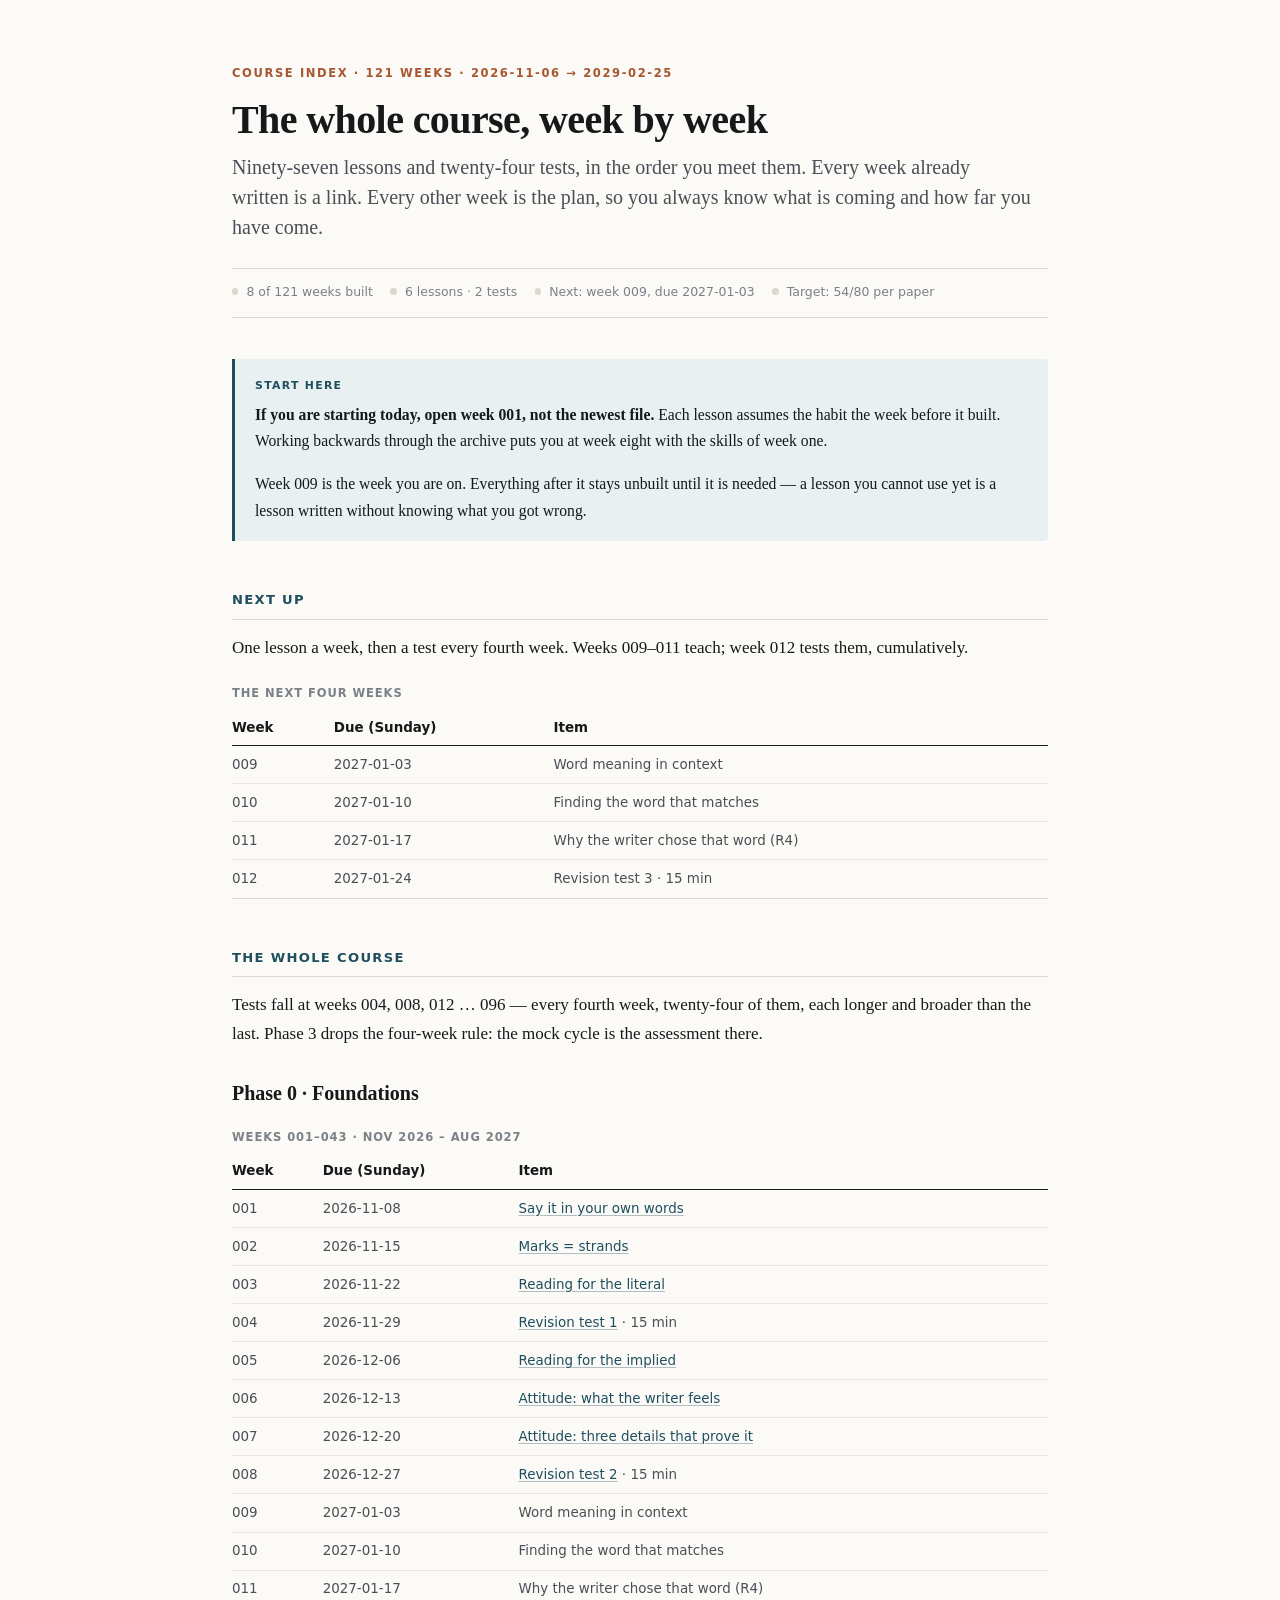
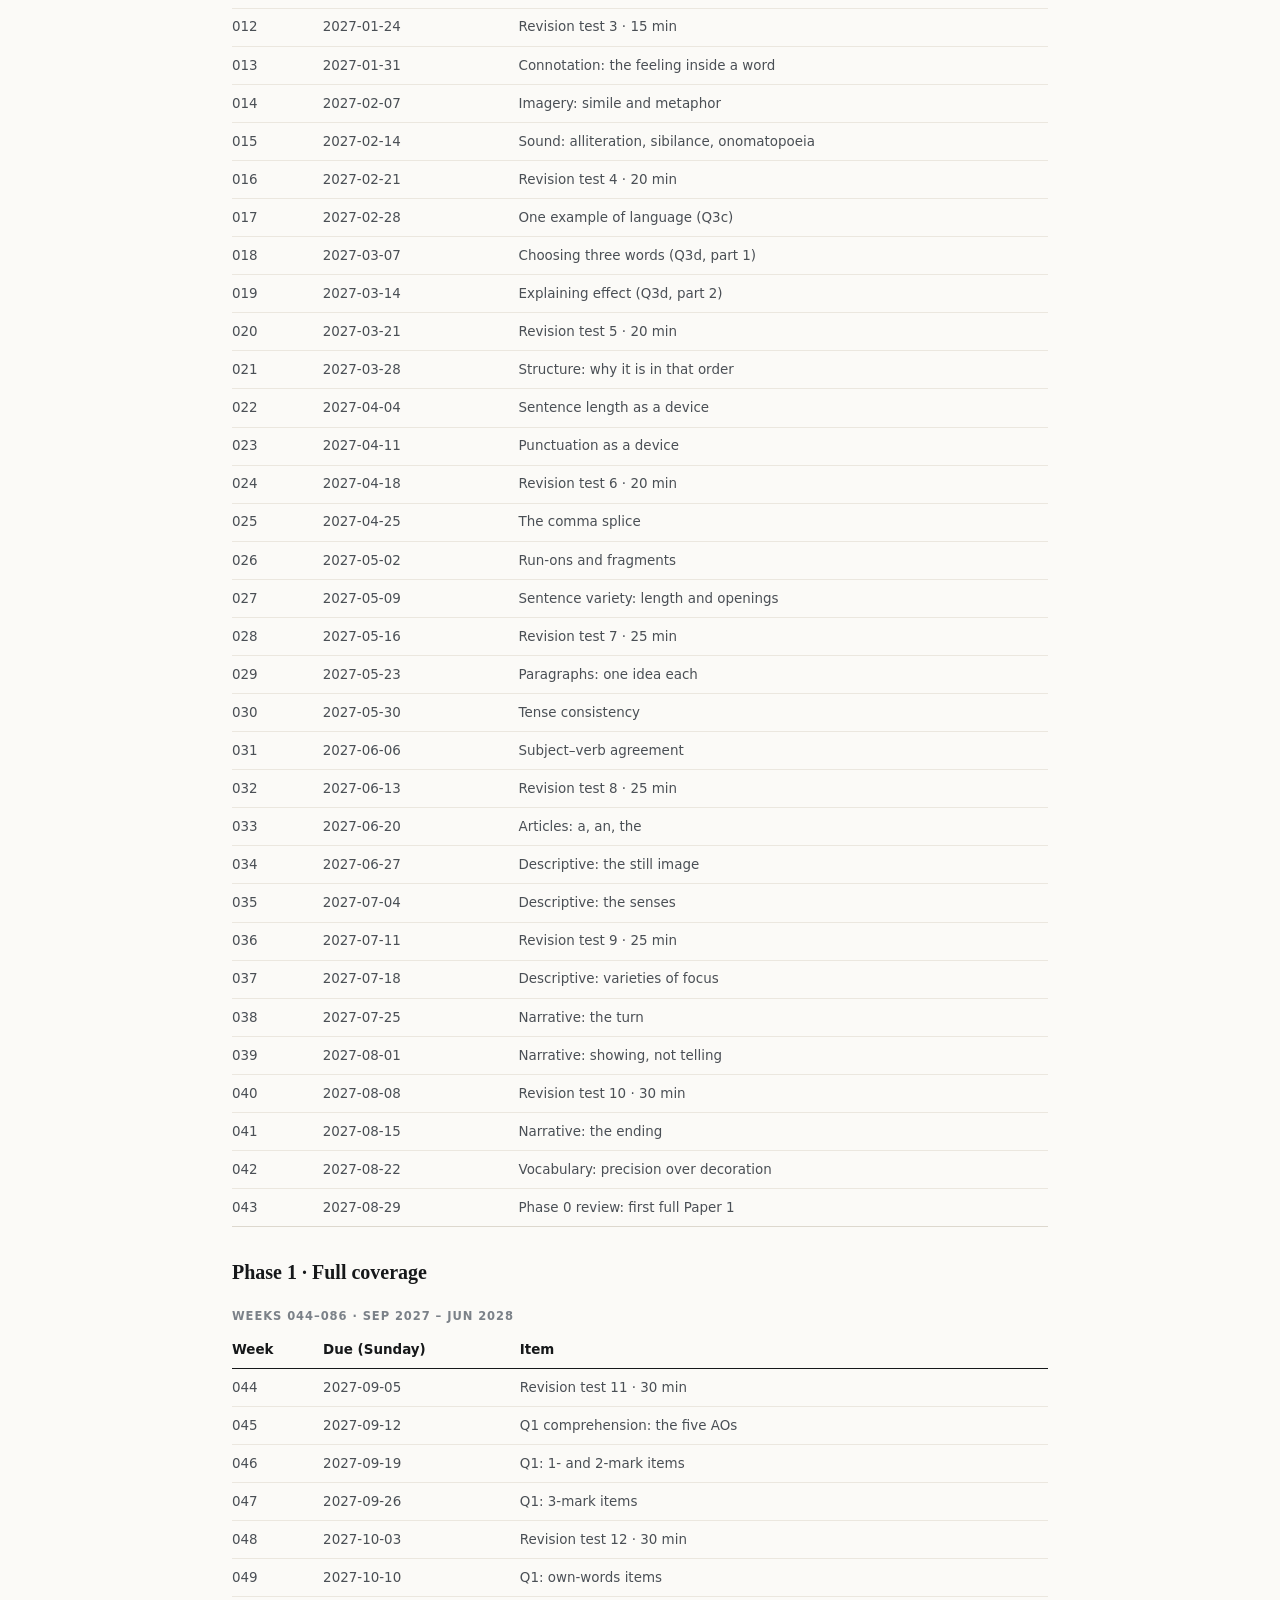
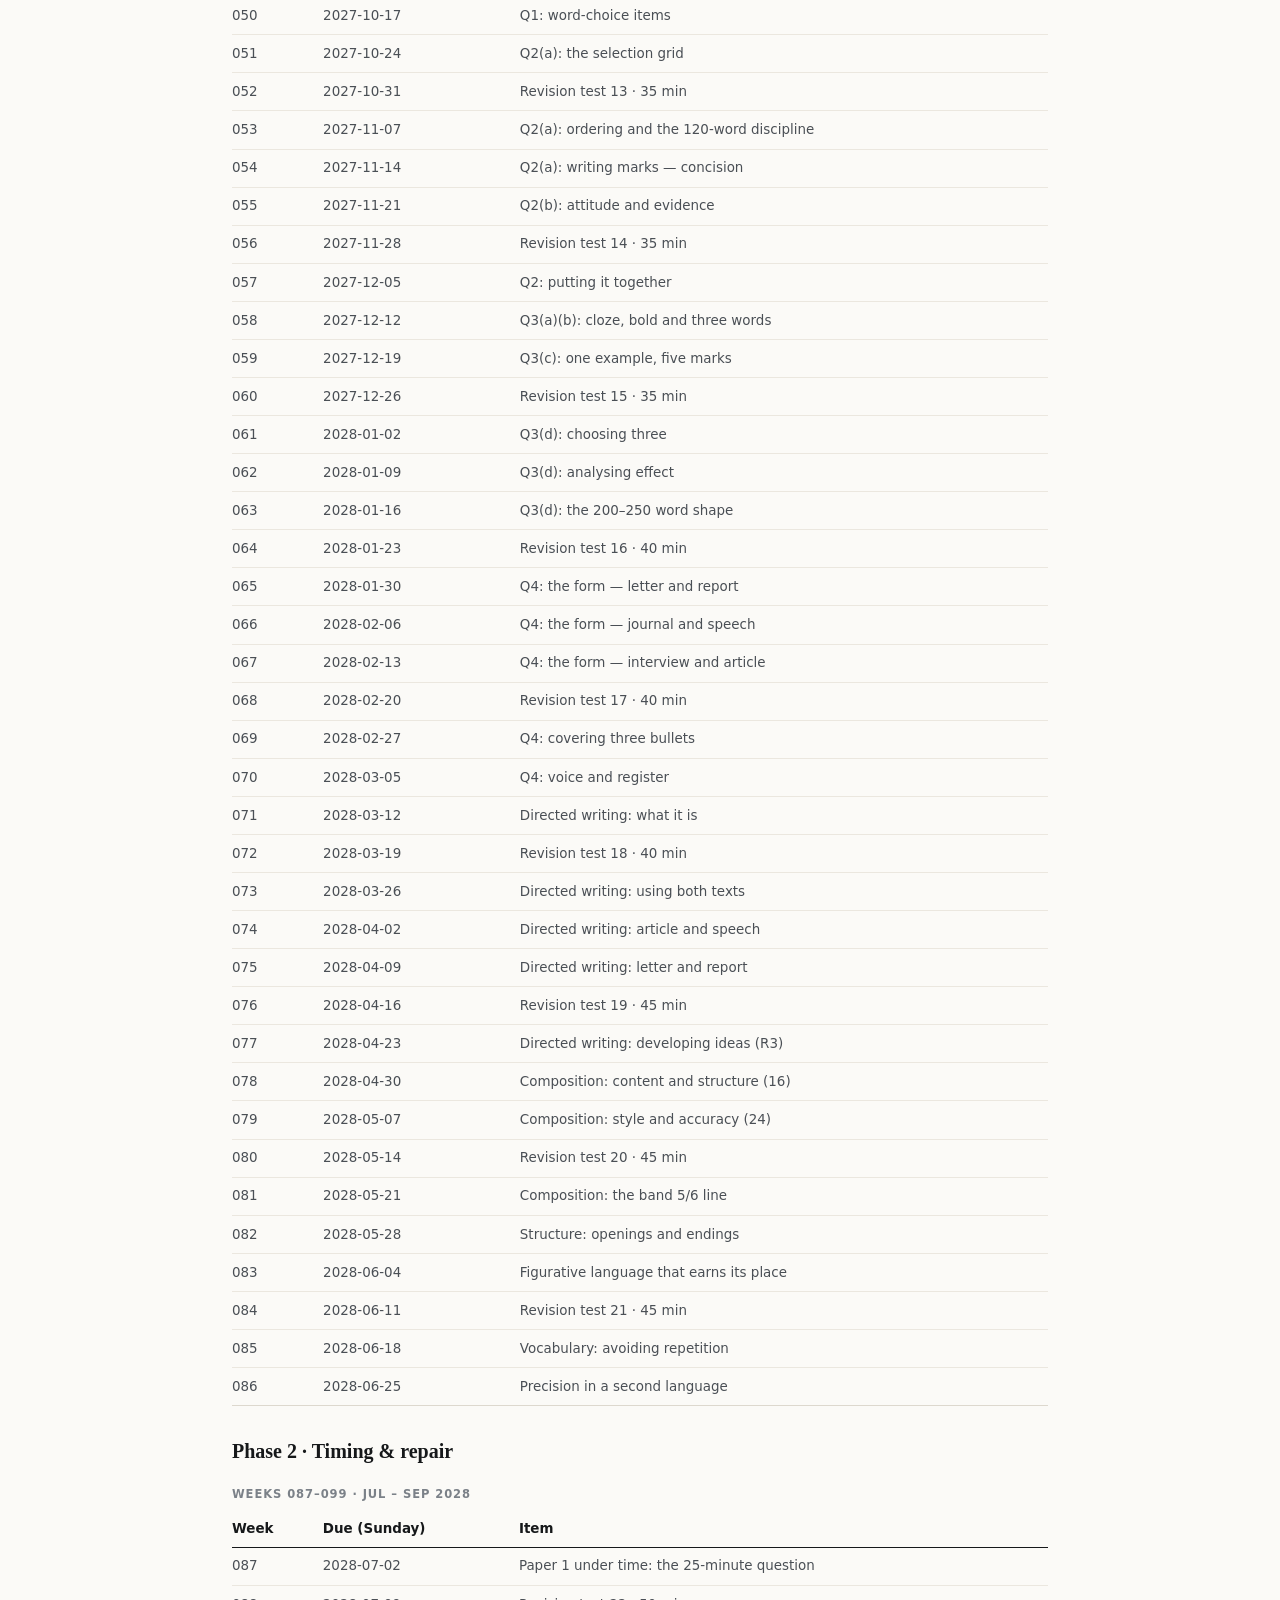
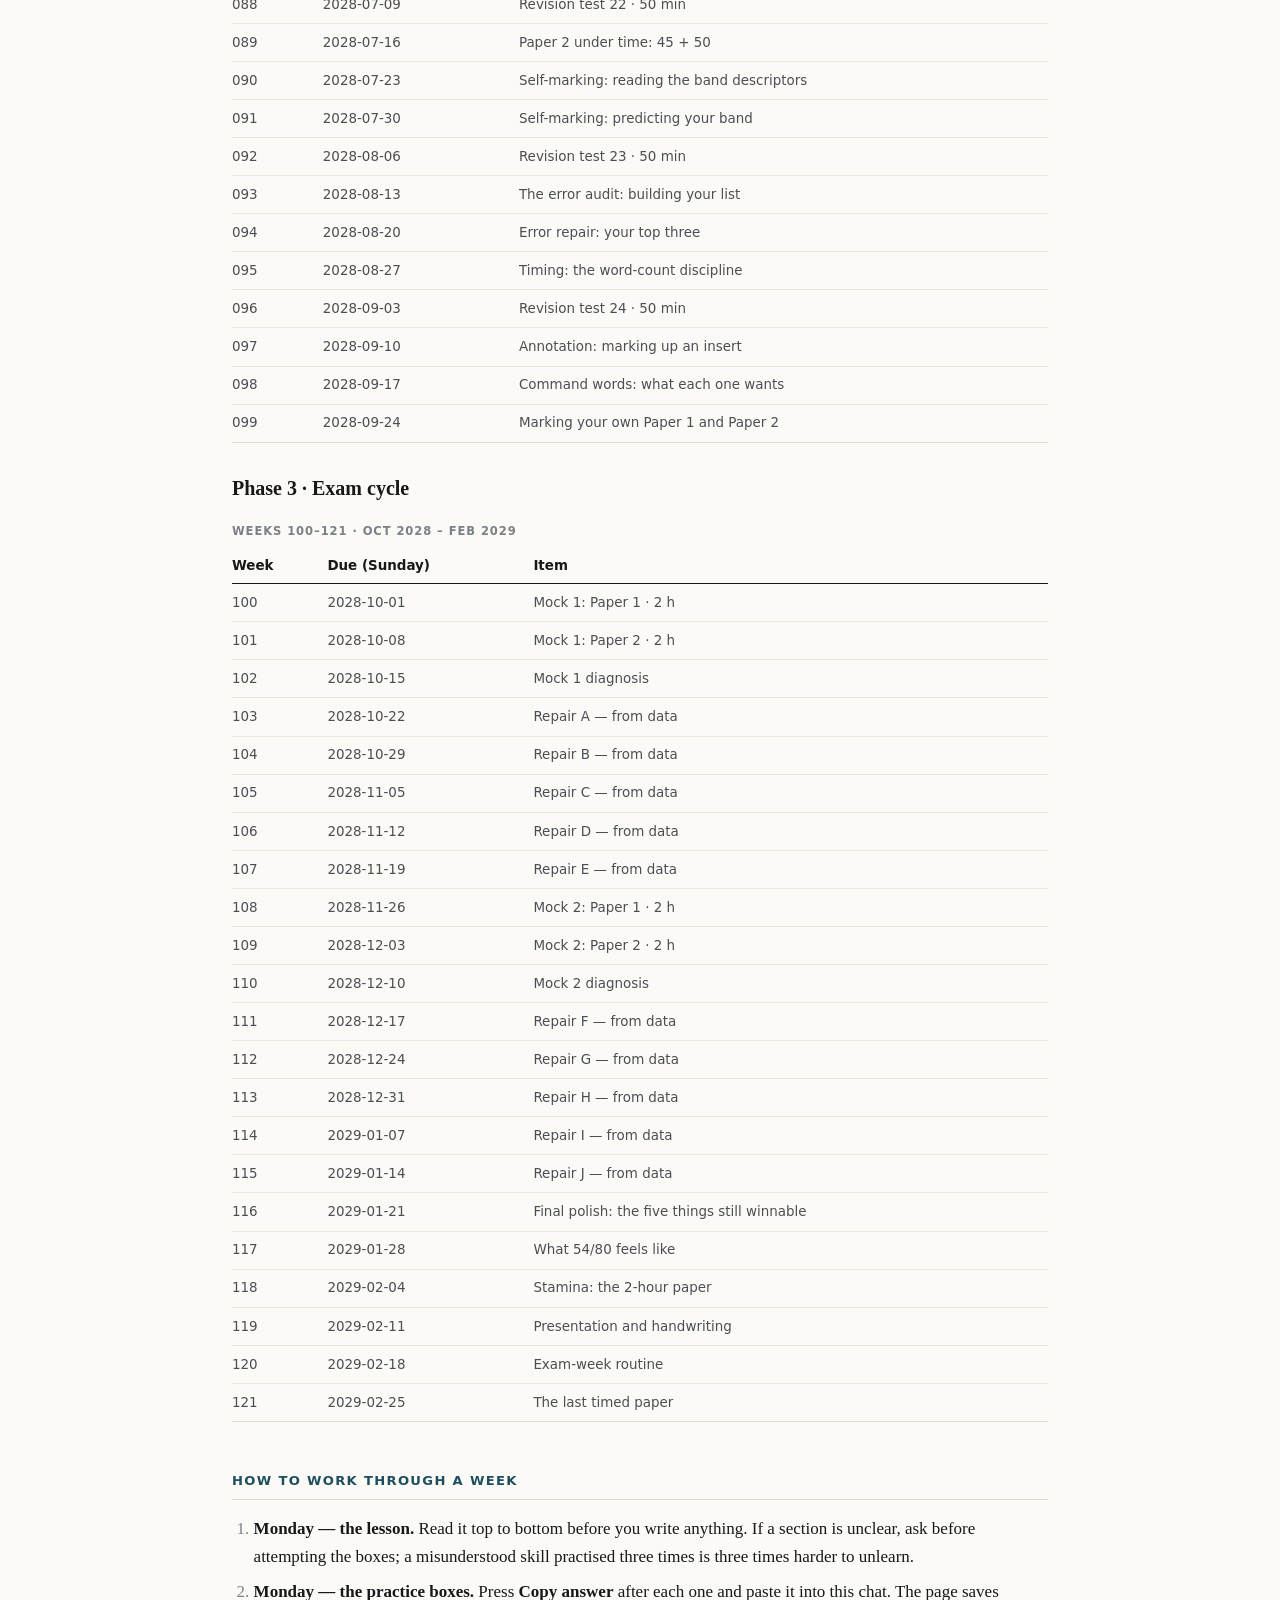
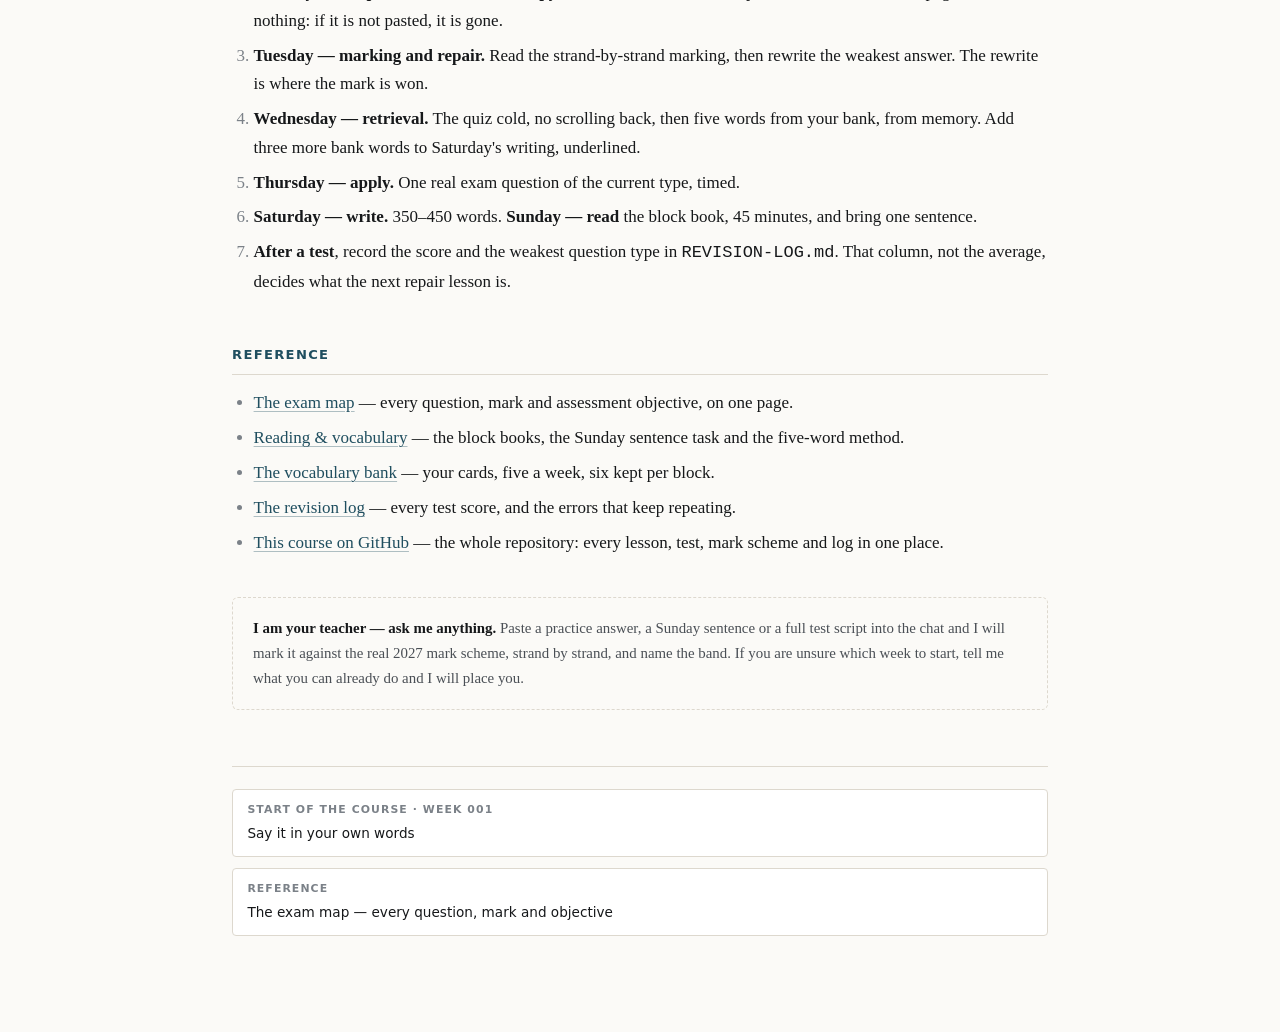
<file: lessons/index.html>
<!DOCTYPE html>
<html lang="en">
<head>
<meta charset="utf-8">
<meta name="viewport" content="width=device-width, initial-scale=1">
<title>Course index — every week of 0500</title>
<link rel="stylesheet" href="../assets/course.css">
</head>
<body>
<main class="page page--wide">

  <p class="eyebrow">Course index · 121 weeks · 2026-11-06 → 2029-02-25</p>
  <h1>The whole course, week by week</h1>
  <p class="lede">Ninety-seven lessons and twenty-four tests, in the order you meet them. Every week already written is a link. Every other week is the plan, so you always know what is coming and how far you have come.</p>

  <div class="meta">
    <span>8 of 121 weeks built</span>
    <span>6 lessons · 2 tests</span>
    <span>Next: week 009, due 2027-01-03</span>
    <span>Target: 54/80 per paper</span>
  </div>

  <div class="callout">
    <span class="callout__label">Start here</span>
    <p><strong>If you are starting today, open week 001, not the newest file.</strong> Each lesson assumes the habit the week before it built. Working backwards through the archive puts you at week eight with the skills of week one.</p>
    <p>Week 009 is the week you are on. Everything after it stays unbuilt until it is needed — a lesson you cannot use yet is a lesson written without knowing what you got wrong.</p>
  </div>

  <h2>Next up</h2>

  <p>One lesson a week, then a test every fourth week. Weeks 009–011 teach; week 012 tests them, cumulatively.</p>

  <div class="table-wrap">
  <table>
    <caption>The next four weeks</caption>
    <thead><tr><th>Week</th><th>Due (Sunday)</th><th>Item</th></tr></thead>
    <tbody>
      <tr><td class="num">009</td><td class="num">2027-01-03</td><td>Word meaning in context</td></tr>
      <tr><td class="num">010</td><td class="num">2027-01-10</td><td>Finding the word that matches</td></tr>
      <tr><td class="num">011</td><td class="num">2027-01-17</td><td>Why the writer chose that word (R4)</td></tr>
      <tr><td class="num">012</td><td class="num">2027-01-24</td><td>Revision test 3 · <span class="num">15 min</span></td></tr>
    </tbody>
  </table>
  </div>

  <h2>The whole course</h2>

  <p>Tests fall at weeks <span class="num">004, 008, 012 … 096</span> — every fourth week, twenty-four of them, each longer and broader than the last. Phase 3 drops the four-week rule: the mock cycle is the assessment there.</p>

  <h3>Phase 0 · Foundations</h3>

  <div class="table-wrap">
  <table>
    <caption>Weeks 001–043 · Nov 2026 – Aug 2027</caption>
    <thead><tr><th>Week</th><th>Due (Sunday)</th><th>Item</th></tr></thead>
    <tbody>
      <tr><td class="num">001</td><td class="num">2026-11-08</td><td><a href="001-121-2026-11-08.html">Say it in your own words</a></td></tr>
      <tr><td class="num">002</td><td class="num">2026-11-15</td><td><a href="002-121-2026-11-15.html">Marks = strands</a></td></tr>
      <tr><td class="num">003</td><td class="num">2026-11-22</td><td><a href="003-121-2026-11-22.html">Reading for the literal</a></td></tr>
      <tr><td class="num">004</td><td class="num">2026-11-29</td><td><a href="../tests/004-121-2026-11-29-test.html">Revision test 1</a> · <span class="num">15 min</span></td></tr>
      <tr><td class="num">005</td><td class="num">2026-12-06</td><td><a href="005-121-2026-12-06.html">Reading for the implied</a></td></tr>
      <tr><td class="num">006</td><td class="num">2026-12-13</td><td><a href="006-121-2026-12-13.html">Attitude: what the writer feels</a></td></tr>
      <tr><td class="num">007</td><td class="num">2026-12-20</td><td><a href="007-121-2026-12-20.html">Attitude: three details that prove it</a></td></tr>
      <tr><td class="num">008</td><td class="num">2026-12-27</td><td><a href="../tests/008-121-2026-12-27-test.html">Revision test 2</a> · <span class="num">15 min</span></td></tr>
      <tr><td class="num">009</td><td class="num">2027-01-03</td><td>Word meaning in context</td></tr>
      <tr><td class="num">010</td><td class="num">2027-01-10</td><td>Finding the word that matches</td></tr>
      <tr><td class="num">011</td><td class="num">2027-01-17</td><td>Why the writer chose that word (R4)</td></tr>
      <tr><td class="num">012</td><td class="num">2027-01-24</td><td>Revision test 3 · <span class="num">15 min</span></td></tr>
      <tr><td class="num">013</td><td class="num">2027-01-31</td><td>Connotation: the feeling inside a word</td></tr>
      <tr><td class="num">014</td><td class="num">2027-02-07</td><td>Imagery: simile and metaphor</td></tr>
      <tr><td class="num">015</td><td class="num">2027-02-14</td><td>Sound: alliteration, sibilance, onomatopoeia</td></tr>
      <tr><td class="num">016</td><td class="num">2027-02-21</td><td>Revision test 4 · <span class="num">20 min</span></td></tr>
      <tr><td class="num">017</td><td class="num">2027-02-28</td><td>One example of language (Q3c)</td></tr>
      <tr><td class="num">018</td><td class="num">2027-03-07</td><td>Choosing three words (Q3d, part 1)</td></tr>
      <tr><td class="num">019</td><td class="num">2027-03-14</td><td>Explaining effect (Q3d, part 2)</td></tr>
      <tr><td class="num">020</td><td class="num">2027-03-21</td><td>Revision test 5 · <span class="num">20 min</span></td></tr>
      <tr><td class="num">021</td><td class="num">2027-03-28</td><td>Structure: why it is in that order</td></tr>
      <tr><td class="num">022</td><td class="num">2027-04-04</td><td>Sentence length as a device</td></tr>
      <tr><td class="num">023</td><td class="num">2027-04-11</td><td>Punctuation as a device</td></tr>
      <tr><td class="num">024</td><td class="num">2027-04-18</td><td>Revision test 6 · <span class="num">20 min</span></td></tr>
      <tr><td class="num">025</td><td class="num">2027-04-25</td><td>The comma splice</td></tr>
      <tr><td class="num">026</td><td class="num">2027-05-02</td><td>Run-ons and fragments</td></tr>
      <tr><td class="num">027</td><td class="num">2027-05-09</td><td>Sentence variety: length and openings</td></tr>
      <tr><td class="num">028</td><td class="num">2027-05-16</td><td>Revision test 7 · <span class="num">25 min</span></td></tr>
      <tr><td class="num">029</td><td class="num">2027-05-23</td><td>Paragraphs: one idea each</td></tr>
      <tr><td class="num">030</td><td class="num">2027-05-30</td><td>Tense consistency</td></tr>
      <tr><td class="num">031</td><td class="num">2027-06-06</td><td>Subject–verb agreement</td></tr>
      <tr><td class="num">032</td><td class="num">2027-06-13</td><td>Revision test 8 · <span class="num">25 min</span></td></tr>
      <tr><td class="num">033</td><td class="num">2027-06-20</td><td>Articles: a, an, the</td></tr>
      <tr><td class="num">034</td><td class="num">2027-06-27</td><td>Descriptive: the still image</td></tr>
      <tr><td class="num">035</td><td class="num">2027-07-04</td><td>Descriptive: the senses</td></tr>
      <tr><td class="num">036</td><td class="num">2027-07-11</td><td>Revision test 9 · <span class="num">25 min</span></td></tr>
      <tr><td class="num">037</td><td class="num">2027-07-18</td><td>Descriptive: varieties of focus</td></tr>
      <tr><td class="num">038</td><td class="num">2027-07-25</td><td>Narrative: the turn</td></tr>
      <tr><td class="num">039</td><td class="num">2027-08-01</td><td>Narrative: showing, not telling</td></tr>
      <tr><td class="num">040</td><td class="num">2027-08-08</td><td>Revision test 10 · <span class="num">30 min</span></td></tr>
      <tr><td class="num">041</td><td class="num">2027-08-15</td><td>Narrative: the ending</td></tr>
      <tr><td class="num">042</td><td class="num">2027-08-22</td><td>Vocabulary: precision over decoration</td></tr>
      <tr><td class="num">043</td><td class="num">2027-08-29</td><td>Phase 0 review: first full Paper 1</td></tr>
    </tbody>
  </table>
  </div>

  <h3>Phase 1 · Full coverage</h3>

  <div class="table-wrap">
  <table>
    <caption>Weeks 044–086 · Sep 2027 – Jun 2028</caption>
    <thead><tr><th>Week</th><th>Due (Sunday)</th><th>Item</th></tr></thead>
    <tbody>
      <tr><td class="num">044</td><td class="num">2027-09-05</td><td>Revision test 11 · <span class="num">30 min</span></td></tr>
      <tr><td class="num">045</td><td class="num">2027-09-12</td><td>Q1 comprehension: the five AOs</td></tr>
      <tr><td class="num">046</td><td class="num">2027-09-19</td><td>Q1: 1- and 2-mark items</td></tr>
      <tr><td class="num">047</td><td class="num">2027-09-26</td><td>Q1: 3-mark items</td></tr>
      <tr><td class="num">048</td><td class="num">2027-10-03</td><td>Revision test 12 · <span class="num">30 min</span></td></tr>
      <tr><td class="num">049</td><td class="num">2027-10-10</td><td>Q1: own-words items</td></tr>
      <tr><td class="num">050</td><td class="num">2027-10-17</td><td>Q1: word-choice items</td></tr>
      <tr><td class="num">051</td><td class="num">2027-10-24</td><td>Q2(a): the selection grid</td></tr>
      <tr><td class="num">052</td><td class="num">2027-10-31</td><td>Revision test 13 · <span class="num">35 min</span></td></tr>
      <tr><td class="num">053</td><td class="num">2027-11-07</td><td>Q2(a): ordering and the 120-word discipline</td></tr>
      <tr><td class="num">054</td><td class="num">2027-11-14</td><td>Q2(a): writing marks — concision</td></tr>
      <tr><td class="num">055</td><td class="num">2027-11-21</td><td>Q2(b): attitude and evidence</td></tr>
      <tr><td class="num">056</td><td class="num">2027-11-28</td><td>Revision test 14 · <span class="num">35 min</span></td></tr>
      <tr><td class="num">057</td><td class="num">2027-12-05</td><td>Q2: putting it together</td></tr>
      <tr><td class="num">058</td><td class="num">2027-12-12</td><td>Q3(a)(b): cloze, bold and three words</td></tr>
      <tr><td class="num">059</td><td class="num">2027-12-19</td><td>Q3(c): one example, five marks</td></tr>
      <tr><td class="num">060</td><td class="num">2027-12-26</td><td>Revision test 15 · <span class="num">35 min</span></td></tr>
      <tr><td class="num">061</td><td class="num">2028-01-02</td><td>Q3(d): choosing three</td></tr>
      <tr><td class="num">062</td><td class="num">2028-01-09</td><td>Q3(d): analysing effect</td></tr>
      <tr><td class="num">063</td><td class="num">2028-01-16</td><td>Q3(d): the 200–250 word shape</td></tr>
      <tr><td class="num">064</td><td class="num">2028-01-23</td><td>Revision test 16 · <span class="num">40 min</span></td></tr>
      <tr><td class="num">065</td><td class="num">2028-01-30</td><td>Q4: the form — letter and report</td></tr>
      <tr><td class="num">066</td><td class="num">2028-02-06</td><td>Q4: the form — journal and speech</td></tr>
      <tr><td class="num">067</td><td class="num">2028-02-13</td><td>Q4: the form — interview and article</td></tr>
      <tr><td class="num">068</td><td class="num">2028-02-20</td><td>Revision test 17 · <span class="num">40 min</span></td></tr>
      <tr><td class="num">069</td><td class="num">2028-02-27</td><td>Q4: covering three bullets</td></tr>
      <tr><td class="num">070</td><td class="num">2028-03-05</td><td>Q4: voice and register</td></tr>
      <tr><td class="num">071</td><td class="num">2028-03-12</td><td>Directed writing: what it is</td></tr>
      <tr><td class="num">072</td><td class="num">2028-03-19</td><td>Revision test 18 · <span class="num">40 min</span></td></tr>
      <tr><td class="num">073</td><td class="num">2028-03-26</td><td>Directed writing: using both texts</td></tr>
      <tr><td class="num">074</td><td class="num">2028-04-02</td><td>Directed writing: article and speech</td></tr>
      <tr><td class="num">075</td><td class="num">2028-04-09</td><td>Directed writing: letter and report</td></tr>
      <tr><td class="num">076</td><td class="num">2028-04-16</td><td>Revision test 19 · <span class="num">45 min</span></td></tr>
      <tr><td class="num">077</td><td class="num">2028-04-23</td><td>Directed writing: developing ideas (R3)</td></tr>
      <tr><td class="num">078</td><td class="num">2028-04-30</td><td>Composition: content and structure (16)</td></tr>
      <tr><td class="num">079</td><td class="num">2028-05-07</td><td>Composition: style and accuracy (24)</td></tr>
      <tr><td class="num">080</td><td class="num">2028-05-14</td><td>Revision test 20 · <span class="num">45 min</span></td></tr>
      <tr><td class="num">081</td><td class="num">2028-05-21</td><td>Composition: the band 5/6 line</td></tr>
      <tr><td class="num">082</td><td class="num">2028-05-28</td><td>Structure: openings and endings</td></tr>
      <tr><td class="num">083</td><td class="num">2028-06-04</td><td>Figurative language that earns its place</td></tr>
      <tr><td class="num">084</td><td class="num">2028-06-11</td><td>Revision test 21 · <span class="num">45 min</span></td></tr>
      <tr><td class="num">085</td><td class="num">2028-06-18</td><td>Vocabulary: avoiding repetition</td></tr>
      <tr><td class="num">086</td><td class="num">2028-06-25</td><td>Precision in a second language</td></tr>
    </tbody>
  </table>
  </div>

  <h3>Phase 2 · Timing &amp; repair</h3>

  <div class="table-wrap">
  <table>
    <caption>Weeks 087–099 · Jul – Sep 2028</caption>
    <thead><tr><th>Week</th><th>Due (Sunday)</th><th>Item</th></tr></thead>
    <tbody>
      <tr><td class="num">087</td><td class="num">2028-07-02</td><td>Paper 1 under time: the 25-minute question</td></tr>
      <tr><td class="num">088</td><td class="num">2028-07-09</td><td>Revision test 22 · <span class="num">50 min</span></td></tr>
      <tr><td class="num">089</td><td class="num">2028-07-16</td><td>Paper 2 under time: 45 + 50</td></tr>
      <tr><td class="num">090</td><td class="num">2028-07-23</td><td>Self-marking: reading the band descriptors</td></tr>
      <tr><td class="num">091</td><td class="num">2028-07-30</td><td>Self-marking: predicting your band</td></tr>
      <tr><td class="num">092</td><td class="num">2028-08-06</td><td>Revision test 23 · <span class="num">50 min</span></td></tr>
      <tr><td class="num">093</td><td class="num">2028-08-13</td><td>The error audit: building your list</td></tr>
      <tr><td class="num">094</td><td class="num">2028-08-20</td><td>Error repair: your top three</td></tr>
      <tr><td class="num">095</td><td class="num">2028-08-27</td><td>Timing: the word-count discipline</td></tr>
      <tr><td class="num">096</td><td class="num">2028-09-03</td><td>Revision test 24 · <span class="num">50 min</span></td></tr>
      <tr><td class="num">097</td><td class="num">2028-09-10</td><td>Annotation: marking up an insert</td></tr>
      <tr><td class="num">098</td><td class="num">2028-09-17</td><td>Command words: what each one wants</td></tr>
      <tr><td class="num">099</td><td class="num">2028-09-24</td><td>Marking your own Paper 1 and Paper 2</td></tr>
    </tbody>
  </table>
  </div>

  <h3>Phase 3 · Exam cycle</h3>

  <div class="table-wrap">
  <table>
    <caption>Weeks 100–121 · Oct 2028 – Feb 2029</caption>
    <thead><tr><th>Week</th><th>Due (Sunday)</th><th>Item</th></tr></thead>
    <tbody>
      <tr><td class="num">100</td><td class="num">2028-10-01</td><td>Mock 1: Paper 1 · <span class="num">2 h</span></td></tr>
      <tr><td class="num">101</td><td class="num">2028-10-08</td><td>Mock 1: Paper 2 · <span class="num">2 h</span></td></tr>
      <tr><td class="num">102</td><td class="num">2028-10-15</td><td>Mock 1 diagnosis</td></tr>
      <tr><td class="num">103</td><td class="num">2028-10-22</td><td>Repair A — from data</td></tr>
      <tr><td class="num">104</td><td class="num">2028-10-29</td><td>Repair B — from data</td></tr>
      <tr><td class="num">105</td><td class="num">2028-11-05</td><td>Repair C — from data</td></tr>
      <tr><td class="num">106</td><td class="num">2028-11-12</td><td>Repair D — from data</td></tr>
      <tr><td class="num">107</td><td class="num">2028-11-19</td><td>Repair E — from data</td></tr>
      <tr><td class="num">108</td><td class="num">2028-11-26</td><td>Mock 2: Paper 1 · <span class="num">2 h</span></td></tr>
      <tr><td class="num">109</td><td class="num">2028-12-03</td><td>Mock 2: Paper 2 · <span class="num">2 h</span></td></tr>
      <tr><td class="num">110</td><td class="num">2028-12-10</td><td>Mock 2 diagnosis</td></tr>
      <tr><td class="num">111</td><td class="num">2028-12-17</td><td>Repair F — from data</td></tr>
      <tr><td class="num">112</td><td class="num">2028-12-24</td><td>Repair G — from data</td></tr>
      <tr><td class="num">113</td><td class="num">2028-12-31</td><td>Repair H — from data</td></tr>
      <tr><td class="num">114</td><td class="num">2029-01-07</td><td>Repair I — from data</td></tr>
      <tr><td class="num">115</td><td class="num">2029-01-14</td><td>Repair J — from data</td></tr>
      <tr><td class="num">116</td><td class="num">2029-01-21</td><td>Final polish: the five things still winnable</td></tr>
      <tr><td class="num">117</td><td class="num">2029-01-28</td><td>What 54/80 feels like</td></tr>
      <tr><td class="num">118</td><td class="num">2029-02-04</td><td>Stamina: the 2-hour paper</td></tr>
      <tr><td class="num">119</td><td class="num">2029-02-11</td><td>Presentation and handwriting</td></tr>
      <tr><td class="num">120</td><td class="num">2029-02-18</td><td>Exam-week routine</td></tr>
      <tr><td class="num">121</td><td class="num">2029-02-25</td><td>The last timed paper</td></tr>
    </tbody>
  </table>
  </div>

  <h2>How to work through a week</h2>

  <ol>
    <li><strong>Monday — the lesson.</strong> Read it top to bottom before you write anything. If a section is unclear, ask before attempting the boxes; a misunderstood skill practised three times is three times harder to unlearn.</li>
    <li><strong>Monday — the practice boxes.</strong> Press <strong>Copy answer</strong> after each one and paste it into this chat. The page saves nothing: if it is not pasted, it is gone.</li>
    <li><strong>Tuesday — marking and repair.</strong> Read the strand-by-strand marking, then rewrite the weakest answer. The rewrite is where the mark is won.</li>
    <li><strong>Wednesday — retrieval.</strong> The quiz cold, no scrolling back, then five words from your bank, from memory. Add three more bank words to Saturday's writing, underlined.</li>
    <li><strong>Thursday — apply.</strong> One real exam question of the current type, timed.</li>
    <li><strong>Saturday — write.</strong> 350–450 words. <strong>Sunday — read</strong> the block book, 45 minutes, and bring one sentence.</li>
    <li><strong>After a test</strong>, record the score and the weakest question type in <code>REVISION-LOG.md</code>. That column, not the average, decides what the next repair lesson is.</li>
  </ol>

  <h2>Reference</h2>

  <ul>
    <li><a href="../reference/exam-map.html">The exam map</a> — every question, mark and assessment objective, on one page.</li>
    <li><a href="../reference/reading.html">Reading &amp; vocabulary</a> — the block books, the Sunday sentence task and the five-word method.</li>
    <li><a href="../vocabulary/bank.md">The vocabulary bank</a> — your cards, five a week, six kept per block.</li>
    <li><a href="../REVISION-LOG.md">The revision log</a> — every test score, and the errors that keep repeating.</li>
    <li><a href="https://github.com/gcgc1/2026-11-10_Riley_IGCSE_English_preparation">This course on GitHub</a> — the whole repository: every lesson, test, mark scheme and log in one place.</li>
  </ul>

  <div class="ask-teacher">
    <p><strong>I am your teacher — ask me anything.</strong> Paste a practice answer, a Sunday sentence or a full test script into the chat and I will mark it against the real 2027 mark scheme, strand by strand, and name the band. If you are unsure which week to start, tell me what you can already do and I will place you.</p>
  </div>

  <nav class="footer-nav no-print">
    <a href="001-121-2026-11-08.html">
      <span class="dir">Start of the course · Week 001</span>
      Say it in your own words
    </a>
    <a href="../reference/exam-map.html">
      <span class="dir">Reference</span>
      The exam map — every question, mark and objective
    </a>
  </nav>

</main>
</body>
</html>
</file>
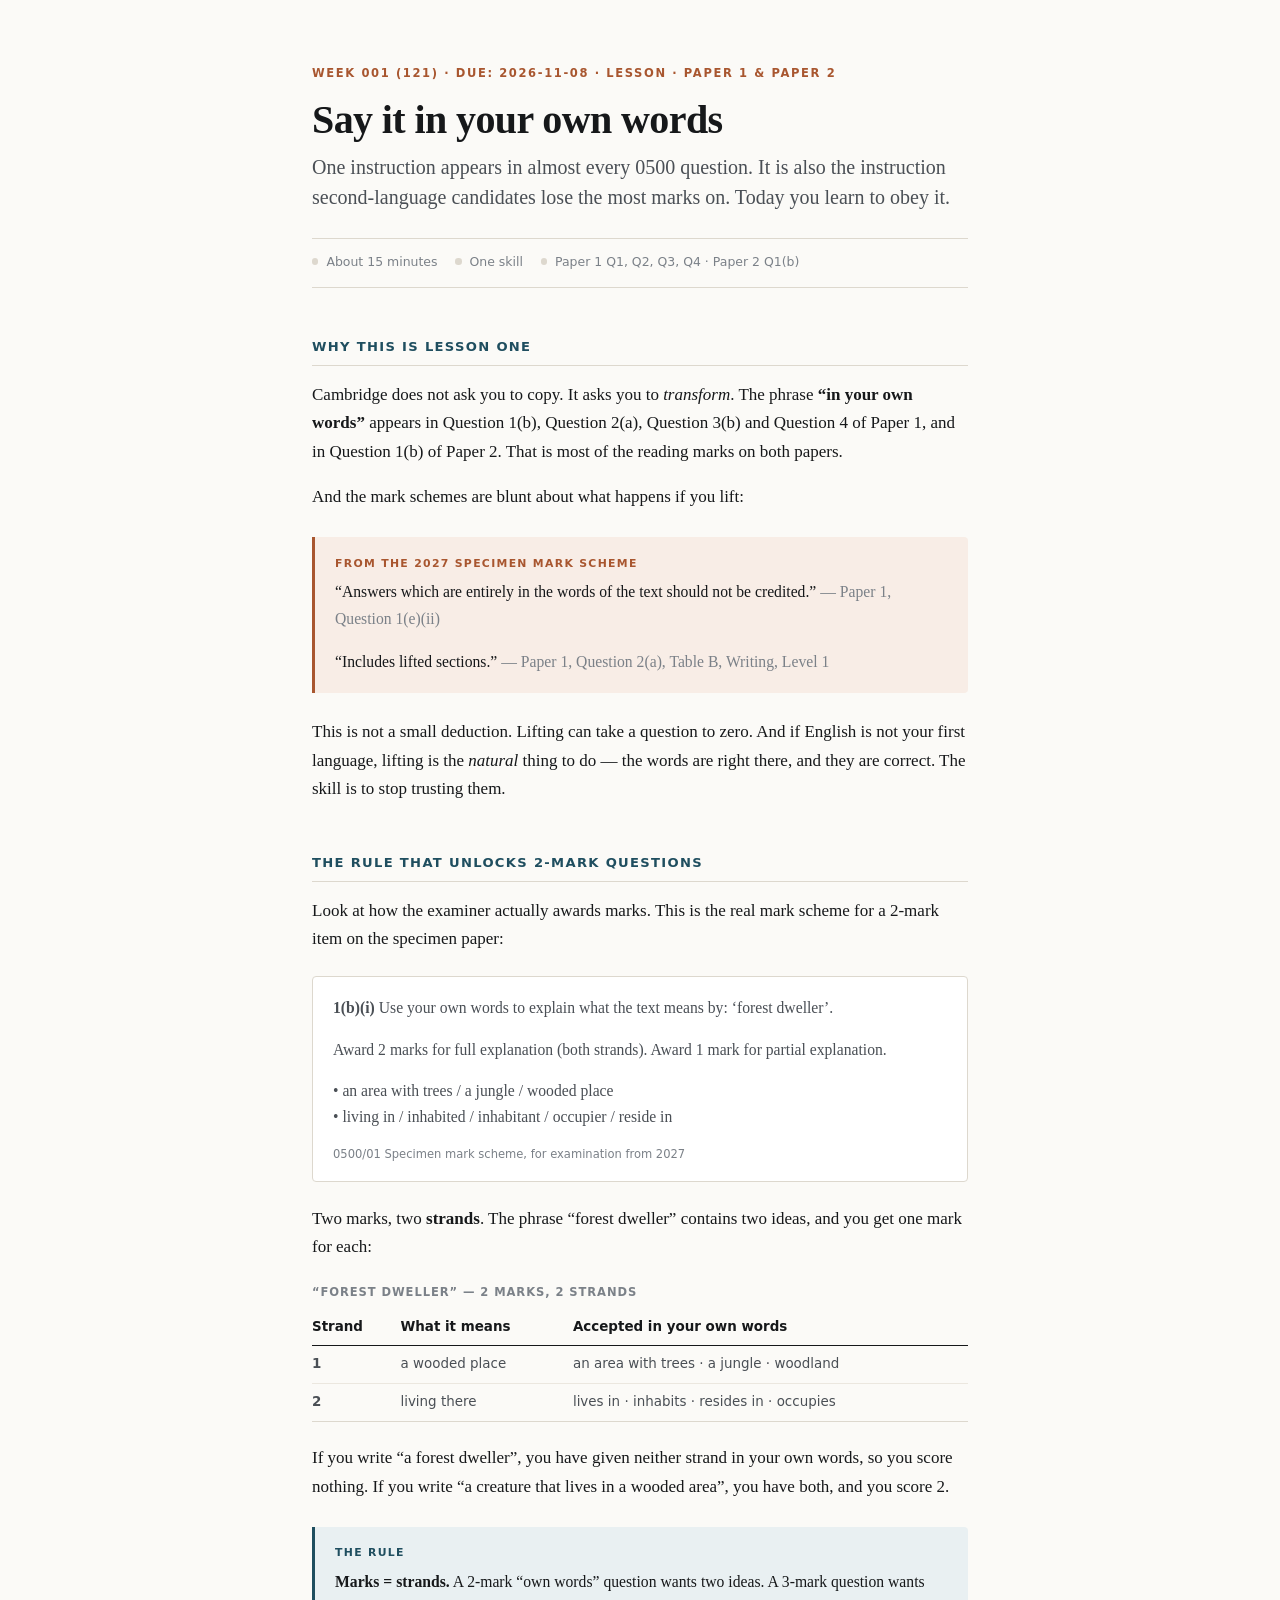
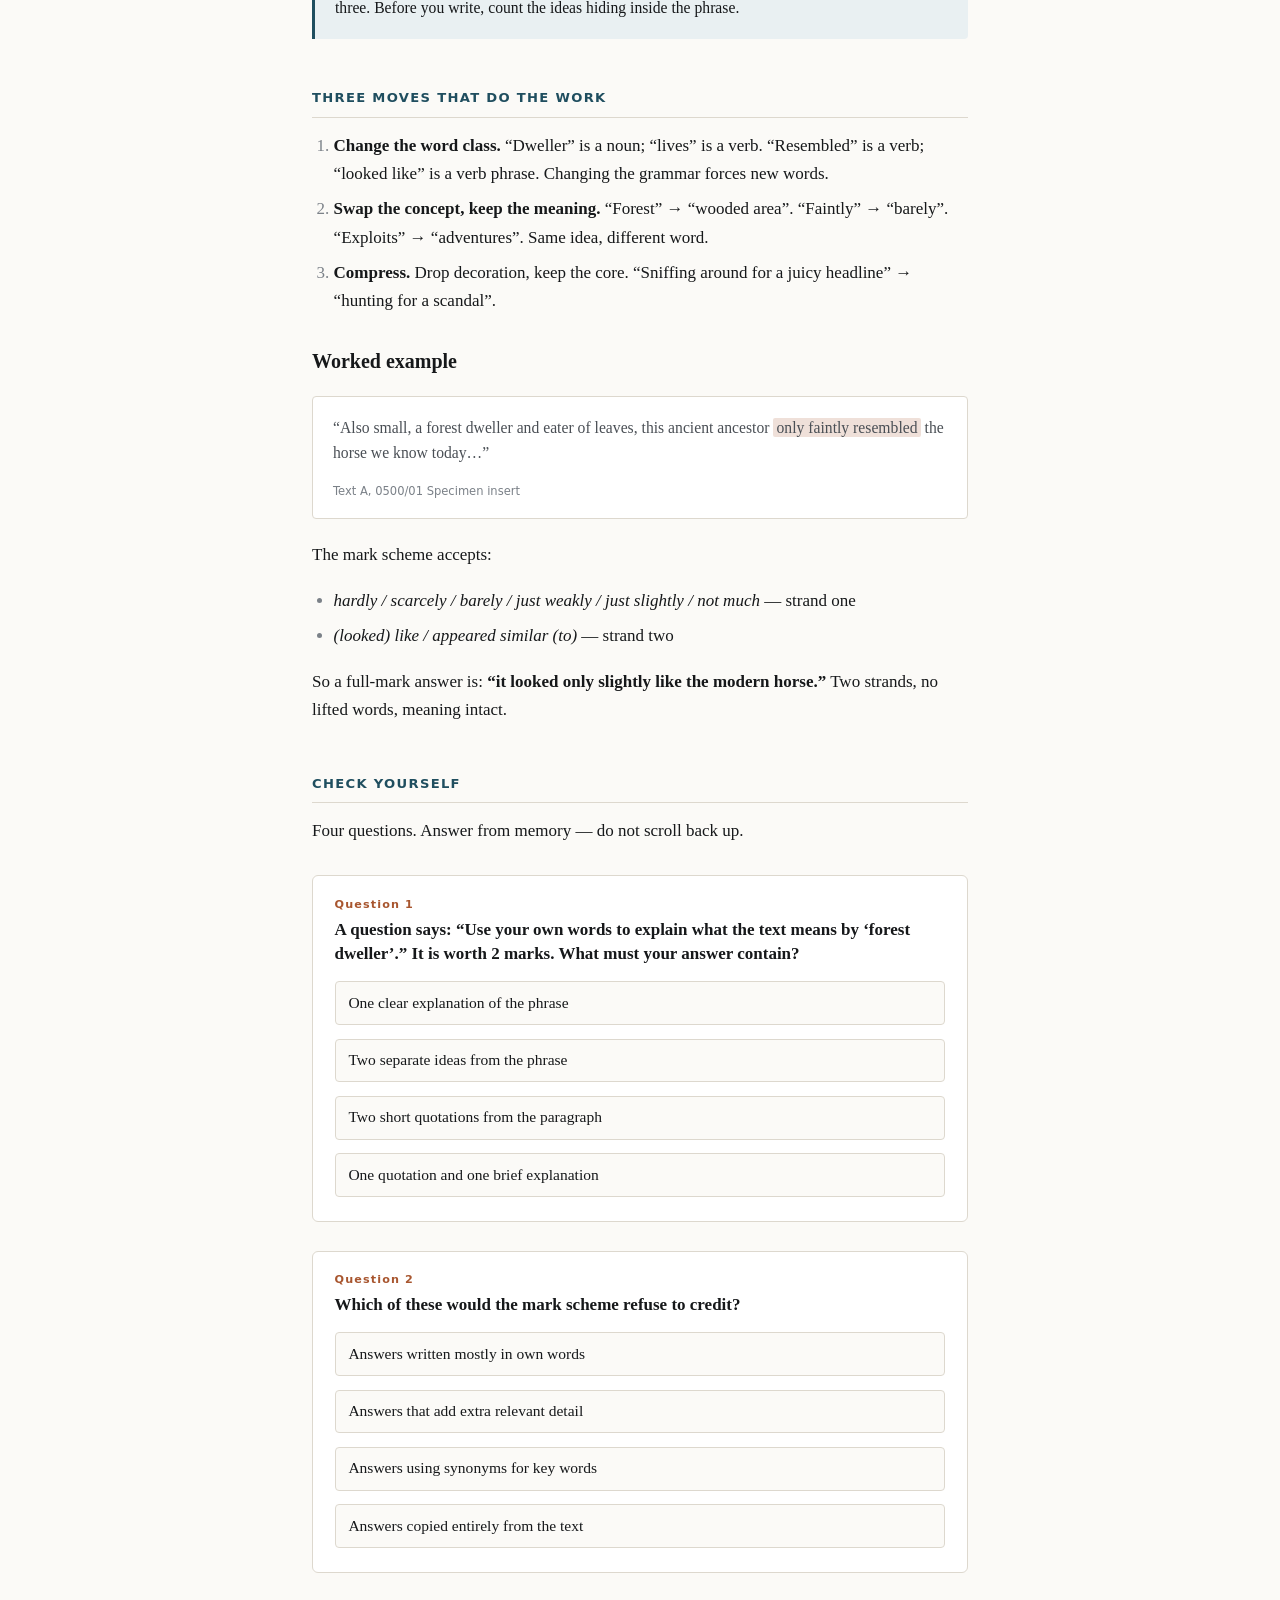
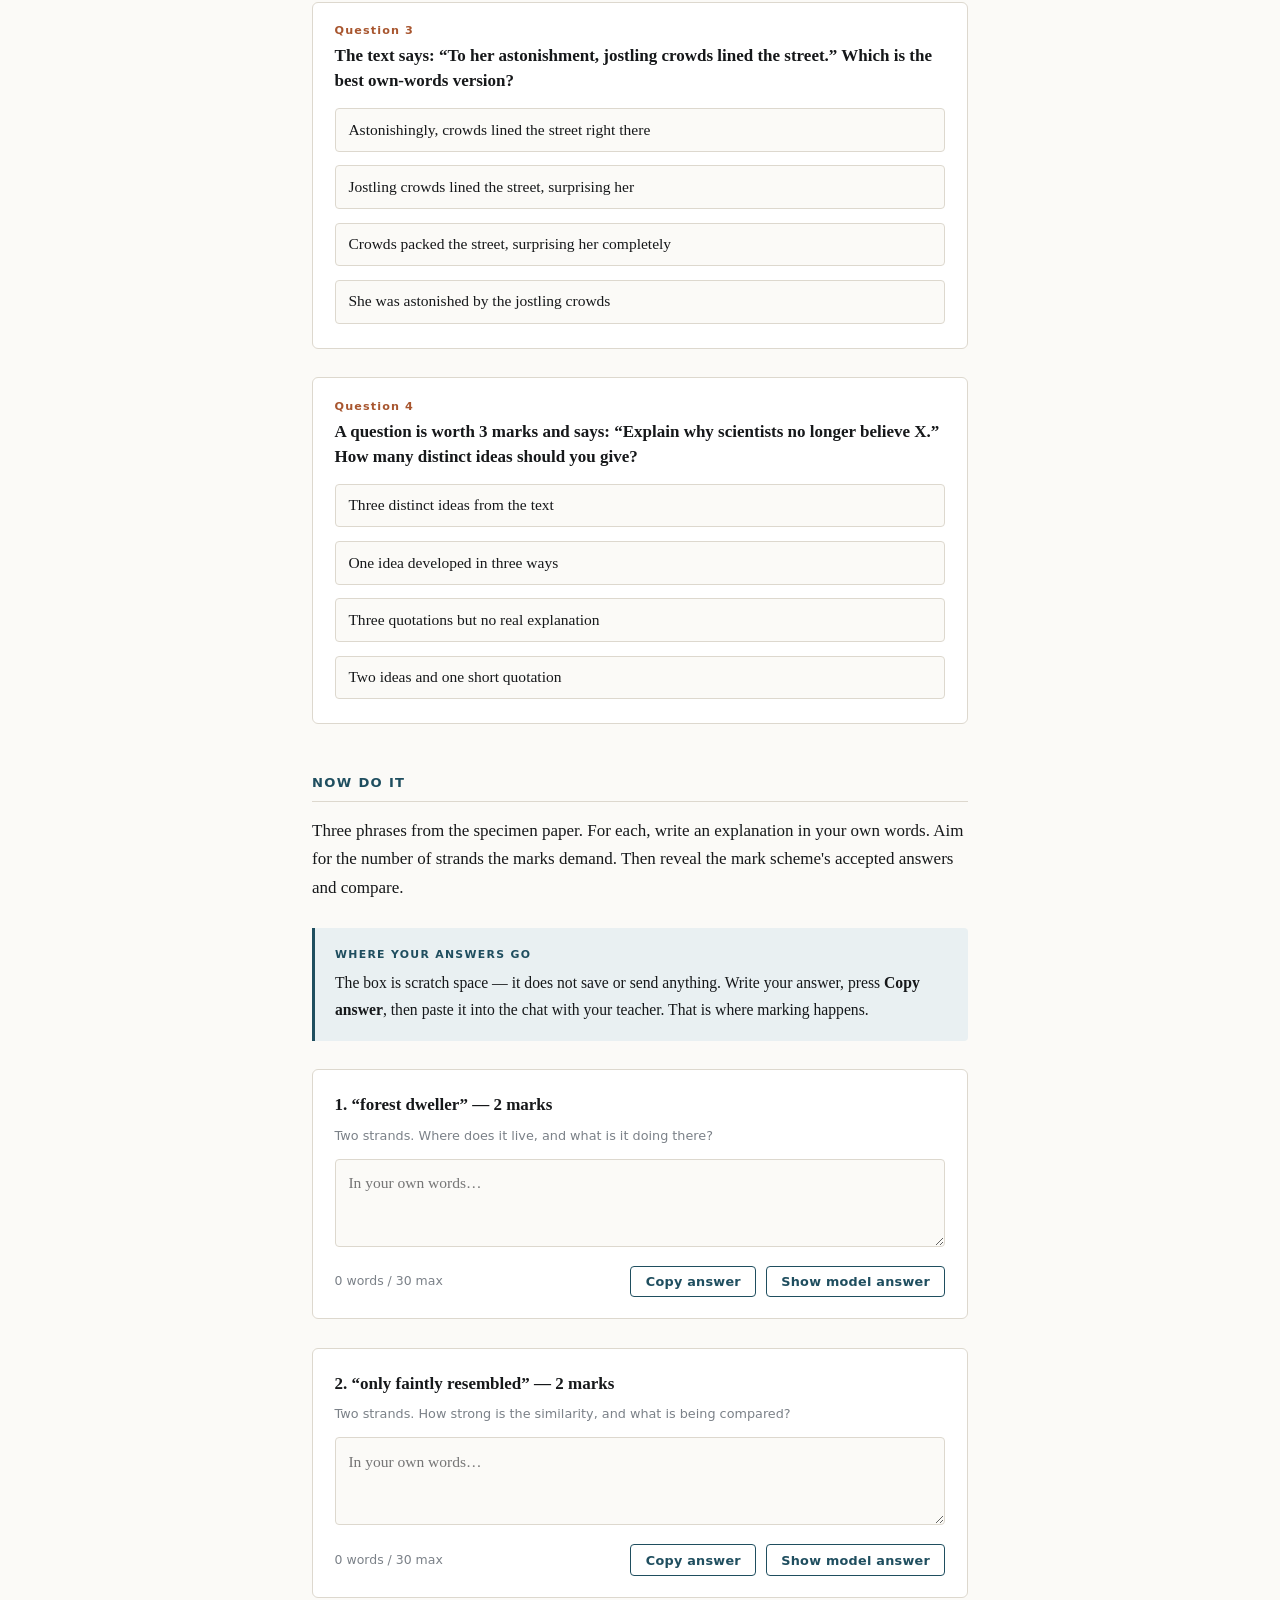
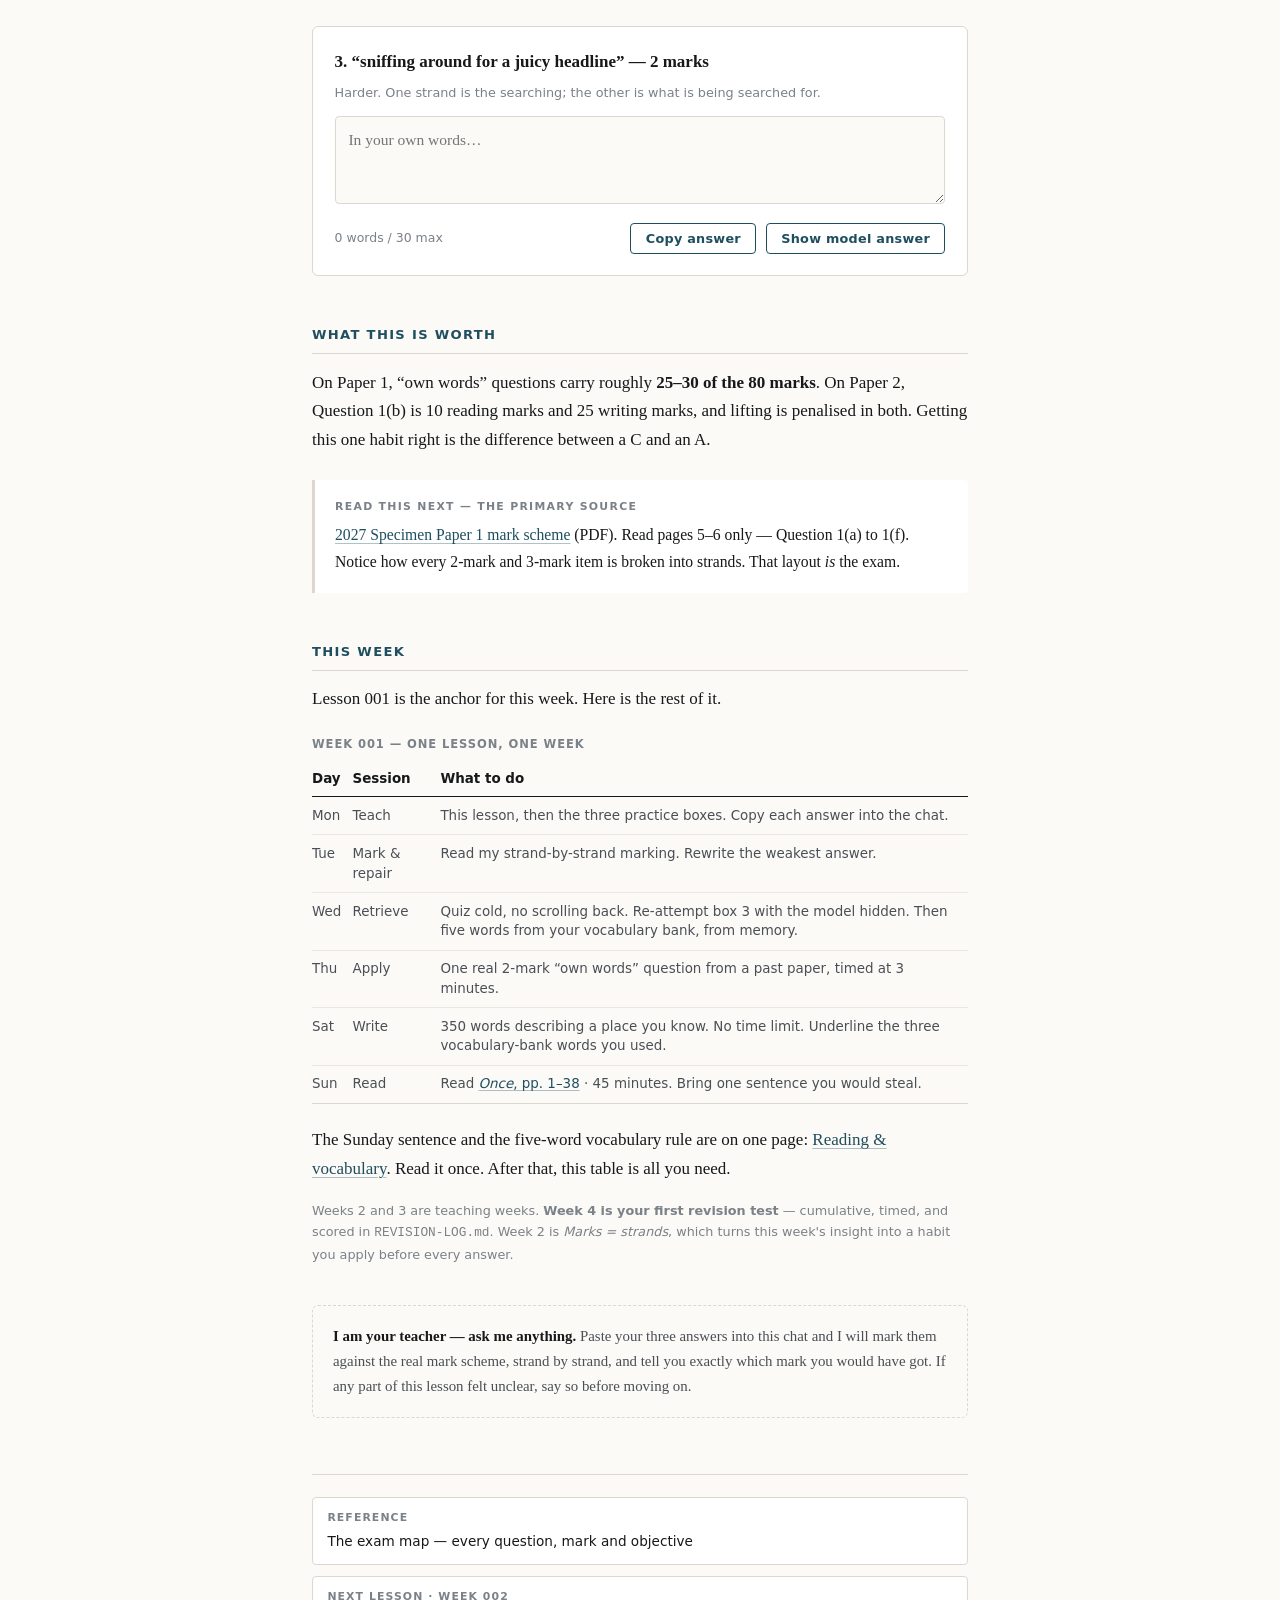
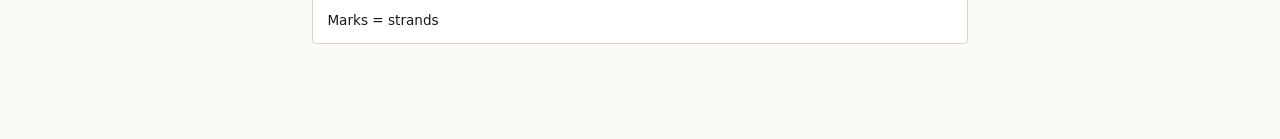
<file: lessons/001-121-2026-11-08.html>
<!DOCTYPE html>
<html lang="en">
<head>
<meta charset="utf-8">
<meta name="viewport" content="width=device-width, initial-scale=1">
<title>Lesson 01 — Say it in your own words</title>
<link rel="stylesheet" href="../assets/course.css">
<script src="../assets/quiz.js" defer></script>
</head>
<body>
<main class="page">

  <p class="eyebrow">Week 001 (121) · Due: 2026-11-08 · Lesson · Paper 1 &amp; Paper 2</p>
  <h1>Say it in your own words</h1>
  <p class="lede">One instruction appears in almost every 0500 question. It is also the instruction second-language candidates lose the most marks on. Today you learn to obey it.</p>

  <div class="meta">
    <span>About 15 minutes</span>
    <span>One skill</span>
    <span>Paper 1 Q1, Q2, Q3, Q4 · Paper 2 Q1(b)</span>
  </div>

  <h2>Why this is lesson one</h2>

  <p>Cambridge does not ask you to copy. It asks you to <em>transform</em>. The phrase <strong>“in your own words”</strong> appears in Question 1(b), Question 2(a), Question 3(b) and Question 4 of Paper 1, and in Question 1(b) of Paper 2. That is most of the reading marks on both papers.</p>

  <p>And the mark schemes are blunt about what happens if you lift:</p>

  <div class="callout callout--warn">
    <span class="callout__label">From the 2027 specimen mark scheme</span>
    <p>“Answers which are entirely in the words of the text should not be credited.” <span style="color:var(--ink-faint)">— Paper 1, Question 1(e)(ii)</span></p>
    <p>“Includes lifted sections.” <span style="color:var(--ink-faint)">— Paper 1, Question 2(a), Table B, Writing, Level 1</span></p>
  </div>

  <p>This is not a small deduction. Lifting can take a question to zero. And if English is not your first language, lifting is the <em>natural</em> thing to do — the words are right there, and they are correct. The skill is to stop trusting them.</p>

  <h2>The rule that unlocks 2-mark questions</h2>

  <p>Look at how the examiner actually awards marks. This is the real mark scheme for a 2-mark item on the specimen paper:</p>

  <div class="extract">
    <p><strong>1(b)(i)</strong> Use your own words to explain what the text means by: ‘forest dweller’.</p>
    <p>Award 2 marks for full explanation (both strands). Award 1 mark for partial explanation.</p>
    <p>• an area with trees / a jungle / wooded place<br>
       • living in / inhabited / inhabitant / occupier / reside in</p>
    <cite>0500/01 Specimen mark scheme, for examination from 2027</cite>
  </div>

  <p>Two marks, two <strong>strands</strong>. The phrase “forest dweller” contains two ideas, and you get one mark for each:</p>

  <div class="table-wrap">
  <table>
    <caption>“forest dweller” — 2 marks, 2 strands</caption>
    <thead><tr><th>Strand</th><th>What it means</th><th>Accepted in your own words</th></tr></thead>
    <tbody>
      <tr><td><strong>1</strong></td><td>a wooded place</td><td>an area with trees · a jungle · woodland</td></tr>
      <tr><td><strong>2</strong></td><td>living there</td><td>lives in · inhabits · resides in · occupies</td></tr>
    </tbody>
  </table>
  </div>

  <p>If you write “a forest dweller”, you have given neither strand in your own words, so you score nothing. If you write “a creature that lives in a wooded area”, you have both, and you score 2.</p>

  <div class="callout">
    <span class="callout__label">The rule</span>
    <p><strong>Marks = strands.</strong> A 2-mark “own words” question wants two ideas. A 3-mark question wants three. Before you write, count the ideas hiding inside the phrase.</p>
  </div>

  <h2>Three moves that do the work</h2>

  <ol>
    <li><strong>Change the word class.</strong> “Dweller” is a noun; “lives” is a verb. “Resembled” is a verb; “looked like” is a verb phrase. Changing the grammar forces new words.</li>
    <li><strong>Swap the concept, keep the meaning.</strong> “Forest” → “wooded area”. “Faintly” → “barely”. “Exploits” → “adventures”. Same idea, different word.</li>
    <li><strong>Compress.</strong> Drop decoration, keep the core. “Sniffing around for a juicy headline” → “hunting for a scandal”.</li>
  </ol>

  <h3>Worked example</h3>

  <div class="extract">
    <p>“Also small, a forest dweller and eater of leaves, this ancient ancestor <mark>only faintly resembled</mark> the horse we know today…”</p>
    <cite>Text A, 0500/01 Specimen insert</cite>
  </div>

  <p>The mark scheme accepts:</p>
  <ul>
    <li><em>hardly / scarcely / barely / just weakly / just slightly / not much</em> — strand one</li>
    <li><em>(looked) like / appeared similar (to)</em> — strand two</li>
  </ul>

  <p>So a full-mark answer is: <strong>“it looked only slightly like the modern horse.”</strong> Two strands, no lifted words, meaning intact.</p>

  <h2>Check yourself</h2>

  <p>Four questions. Answer from memory — do not scroll back up.</p>

  <div class="quiz">
    <p class="quiz__prompt"><span class="quiz__num">Question 1</span>A question says: “Use your own words to explain what the text means by ‘forest dweller’.” It is worth 2 marks. What must your answer contain?</p>
    <ul class="quiz__options">
      <li><button class="quiz__option" data-why="One idea earns one mark. The phrase contains two ideas, so one explanation is only a partial answer.">One clear explanation of the phrase</button></li>
      <li><button class="quiz__option" data-correct data-why="Two marks means two strands: the wooded place, and the fact of living there. Both must be in your own words.">Two separate ideas from the phrase</button></li>
      <li><button class="quiz__option" data-why="Quotations are the opposite of what is asked. The mark scheme refuses to credit answers that are entirely in the words of the text.">Two short quotations from the paragraph</button></li>
      <li><button class="quiz__option" data-why="A quotation is not an explanation. You would be giving the examiner the text back, not showing you understand it.">One quotation and one brief explanation</button></li>
    </ul>
    <div class="quiz__feedback" hidden></div>
  </div>

  <div class="quiz">
    <p class="quiz__prompt"><span class="quiz__num">Question 2</span>Which of these would the mark scheme refuse to credit?</p>
    <ul class="quiz__options">
      <li><button class="quiz__option" data-why="This is exactly what is wanted. Partial paraphrase still earns marks, as long as the meaning is clear.">Answers written mostly in own words</button></li>
      <li><button class="quiz__option" data-why="Extra relevant detail is credited, not penalised. Marking is positive: marks are never deducted for going further.">Answers that add extra relevant detail</button></li>
      <li><button class="quiz__option" data-why="Synonyms are the core of the skill. The mark scheme lists synonyms as acceptable answers throughout.">Answers using synonyms for key words</button></li>
      <li><button class="quiz__option" data-correct data-why="The specimen mark scheme states: “Answers which are entirely in the words of the text should not be credited.”">Answers copied entirely from the text</button></li>
    </ul>
    <div class="quiz__feedback" hidden></div>
  </div>

  <div class="quiz">
    <p class="quiz__prompt"><span class="quiz__num">Question 3</span>The text says: “To her astonishment, jostling crowds lined the street.” Which is the best own-words version?</p>
    <ul class="quiz__options">
      <li><button class="quiz__option" data-why="“Astonishingly” and “lined the street” are both lifted from the original. Only the word order changed.">Astonishingly, crowds lined the street right there</button></li>
      <li><button class="quiz__option" data-why="“Jostling” is still lifted, and the shape of the original sentence survives. Swapping one word is not a paraphrase.">Jostling crowds lined the street, surprising her</button></li>
      <li><button class="quiz__option" data-correct data-why="Every content word is replaced — “packed” for “jostling… lined”, “surprising” for “astonishment” — and the meaning is unchanged.">Crowds packed the street, surprising her completely</button></li>
      <li><button class="quiz__option" data-why="“Astonished” and “jostling” are lifted straight from the text. Two of the three key words are unchanged.">She was astonished by the jostling crowds</button></li>
    </ul>
    <div class="quiz__feedback" hidden></div>
  </div>

  <div class="quiz">
    <p class="quiz__prompt"><span class="quiz__num">Question 4</span>A question is worth 3 marks and says: “Explain why scientists no longer believe X.” How many distinct ideas should you give?</p>
    <ul class="quiz__options">
      <li><button class="quiz__option" data-correct data-why="Marks equal strands. Three marks means three separate, creditworthy ideas — each one a different reason.">Three distinct ideas from the text</button></li>
      <li><button class="quiz__option" data-why="Development is good, but it does not replace separate ideas. One idea developed three ways is still one strand.">One idea developed in three ways</button></li>
      <li><button class="quiz__option" data-why="Quotations without explanation show no understanding. The examiner needs to see you have made sense of the point.">Three quotations but no real explanation</button></li>
      <li><button class="quiz__option" data-why="Two ideas plus a quotation is two strands and some evidence. You would be one mark short of the maximum.">Two ideas and one short quotation</button></li>
    </ul>
    <div class="quiz__feedback" hidden></div>
  </div>

  <h2>Now do it</h2>

  <p>Three phrases from the specimen paper. For each, write an explanation in your own words. Aim for the number of strands the marks demand. Then reveal the mark scheme's accepted answers and compare.</p>

  <div class="callout">
    <span class="callout__label">Where your answers go</span>
    <p>The box is scratch space — it does not save or send anything. Write your answer, press <strong>Copy answer</strong>, then paste it into the chat with your teacher. That is where marking happens.</p>
  </div>

  <div class="practice" data-practice data-max="30" data-q="1">
    <p class="practice__prompt">1. “forest dweller” — 2 marks</p>
    <p class="practice__hint">Two strands. Where does it live, and what is it doing there?</p>
    <textarea placeholder="In your own words…"></textarea>
    <div class="practice__bar">
      <span class="wordcount">0 words</span>
      <button class="btn btn--ghost" data-reveal>Show model answer</button>
    </div>
    <div class="model" hidden>
      <span class="model__label">Accepted answers</span>
      <p>“a creature that lives in a wooded area” — strand one: <em>wooded place</em>; strand two: <em>lives there</em>.</p>
      <p>The mark scheme accepts: <em>an area with trees / a jungle / wooded place</em> + <em>living in / inhabited / inhabitant / occupier / reside in</em>.</p>
    </div>
  </div>

  <div class="practice" data-practice data-max="30" data-q="2">
    <p class="practice__prompt">2. “only faintly resembled” — 2 marks</p>
    <p class="practice__hint">Two strands. How strong is the similarity, and what is being compared?</p>
    <textarea placeholder="In your own words…"></textarea>
    <div class="practice__bar">
      <span class="wordcount">0 words</span>
      <button class="btn btn--ghost" data-reveal>Show model answer</button>
    </div>
    <div class="model" hidden>
      <span class="model__label">Accepted answers</span>
      <p>“it looked only slightly like the modern horse” — strand one: <em>only slightly</em>; strand two: <em>looked like</em>.</p>
      <p>The mark scheme accepts: <em>hardly / scarcely / barely / just weakly / just slightly / not much</em> + <em>(looked) like / appeared similar (to)</em>.</p>
    </div>
  </div>

  <div class="practice" data-practice data-max="30" data-q="3">
    <p class="practice__prompt">3. “sniffing around for a juicy headline” — 2 marks</p>
    <p class="practice__hint">Harder. One strand is the searching; the other is what is being searched for.</p>
    <textarea placeholder="In your own words…"></textarea>
    <div class="practice__bar">
      <span class="wordcount">0 words</span>
      <button class="btn btn--ghost" data-reveal>Show model answer</button>
    </div>
    <div class="model" hidden>
      <span class="model__label">Accepted answers</span>
      <p>“hunting for a scandal that would sell newspapers” — strand one: <em>hunting / searching</em>; strand two: <em>scandal that sells papers</em>.</p>
      <p>The mark scheme's own gloss: “like a wild animal or dog searching for a scent of something tasty to eat; hunting for scandal.”</p>
    </div>
  </div>

  <h2>What this is worth</h2>

  <p>On Paper 1, “own words” questions carry roughly <strong>25–30 of the 80 marks</strong>. On Paper 2, Question 1(b) is 10 reading marks and 25 writing marks, and lifting is penalised in both. Getting this one habit right is the difference between a C and an A.</p>

  <div class="callout callout--source">
    <span class="callout__label">Read this next — the primary source</span>
    <p><a href="https://www.cambridgeinternational.org/Images/718838-2027-specimen-paper-1-mark-scheme.pdf">2027 Specimen Paper 1 mark scheme</a> (PDF). Read pages 5–6 only — Question 1(a) to 1(f). Notice how every 2-mark and 3-mark item is broken into strands. That layout <em>is</em> the exam.</p>
  </div>

  <h2>This week</h2>

  <p>Lesson 001 is the anchor for this week. Here is the rest of it.</p>

  <div class="table-wrap">
  <table>
    <caption>Week 001 — one lesson, one week</caption>
    <thead><tr><th>Day</th><th>Session</th><th>What to do</th></tr></thead>
    <tbody>
      <tr><td>Mon</td><td>Teach</td><td>This lesson, then the three practice boxes. Copy each answer into the chat.</td></tr>
      <tr><td>Tue</td><td>Mark &amp; repair</td><td>Read my strand-by-strand marking. Rewrite the weakest answer.</td></tr>
      <tr><td>Wed</td><td>Retrieve</td><td>Quiz cold, no scrolling back. Re-attempt box 3 with the model hidden. Then five words from your vocabulary bank, from memory.</td></tr>
      <tr><td>Thu</td><td>Apply</td><td>One real 2-mark “own words” question from a past paper, timed at 3 minutes.</td></tr>
      <tr><td>Sat</td><td>Write</td><td>350 words describing a place you know. No time limit. Underline the three vocabulary-bank words you used.</td></tr>
      <tr><td>Sun</td><td>Read</td><td>Read <a href="../reference/reading.html"><em>Once</em>, pp. 1–38</a> · 45 minutes. Bring one sentence you would steal.</td></tr>
    </tbody>
  </table>
  </div>

  <p>The Sunday sentence and the five-word vocabulary rule are on one page: <a href="../reference/reading.html">Reading &amp; vocabulary</a>. Read it once. After that, this table is all you need.</p>

  <p style="font-family:var(--sans);font-size:0.8rem;color:var(--ink-faint)">Weeks 2 and 3 are teaching weeks. <strong>Week 4 is your first revision test</strong> — cumulative, timed, and scored in <code>REVISION-LOG.md</code>. Week 2 is <em>Marks = strands</em>, which turns this week's insight into a habit you apply before every answer.</p>

  <div class="ask-teacher">
    <p><strong>I am your teacher — ask me anything.</strong> Paste your three answers into this chat and I will mark them against the real mark scheme, strand by strand, and tell you exactly which mark you would have got. If any part of this lesson felt unclear, say so before moving on.</p>
  </div>

  <nav class="footer-nav no-print">
    <a href="../reference/exam-map.html">
      <span class="dir">Reference</span>
      The exam map — every question, mark and objective
    </a>
    <a href="../lessons/002-121-2026-11-15.html">
      <span class="dir">Next lesson · Week 002</span>
      Marks = strands
    </a>
  </nav>

</main>
</body>
</html>
</file>
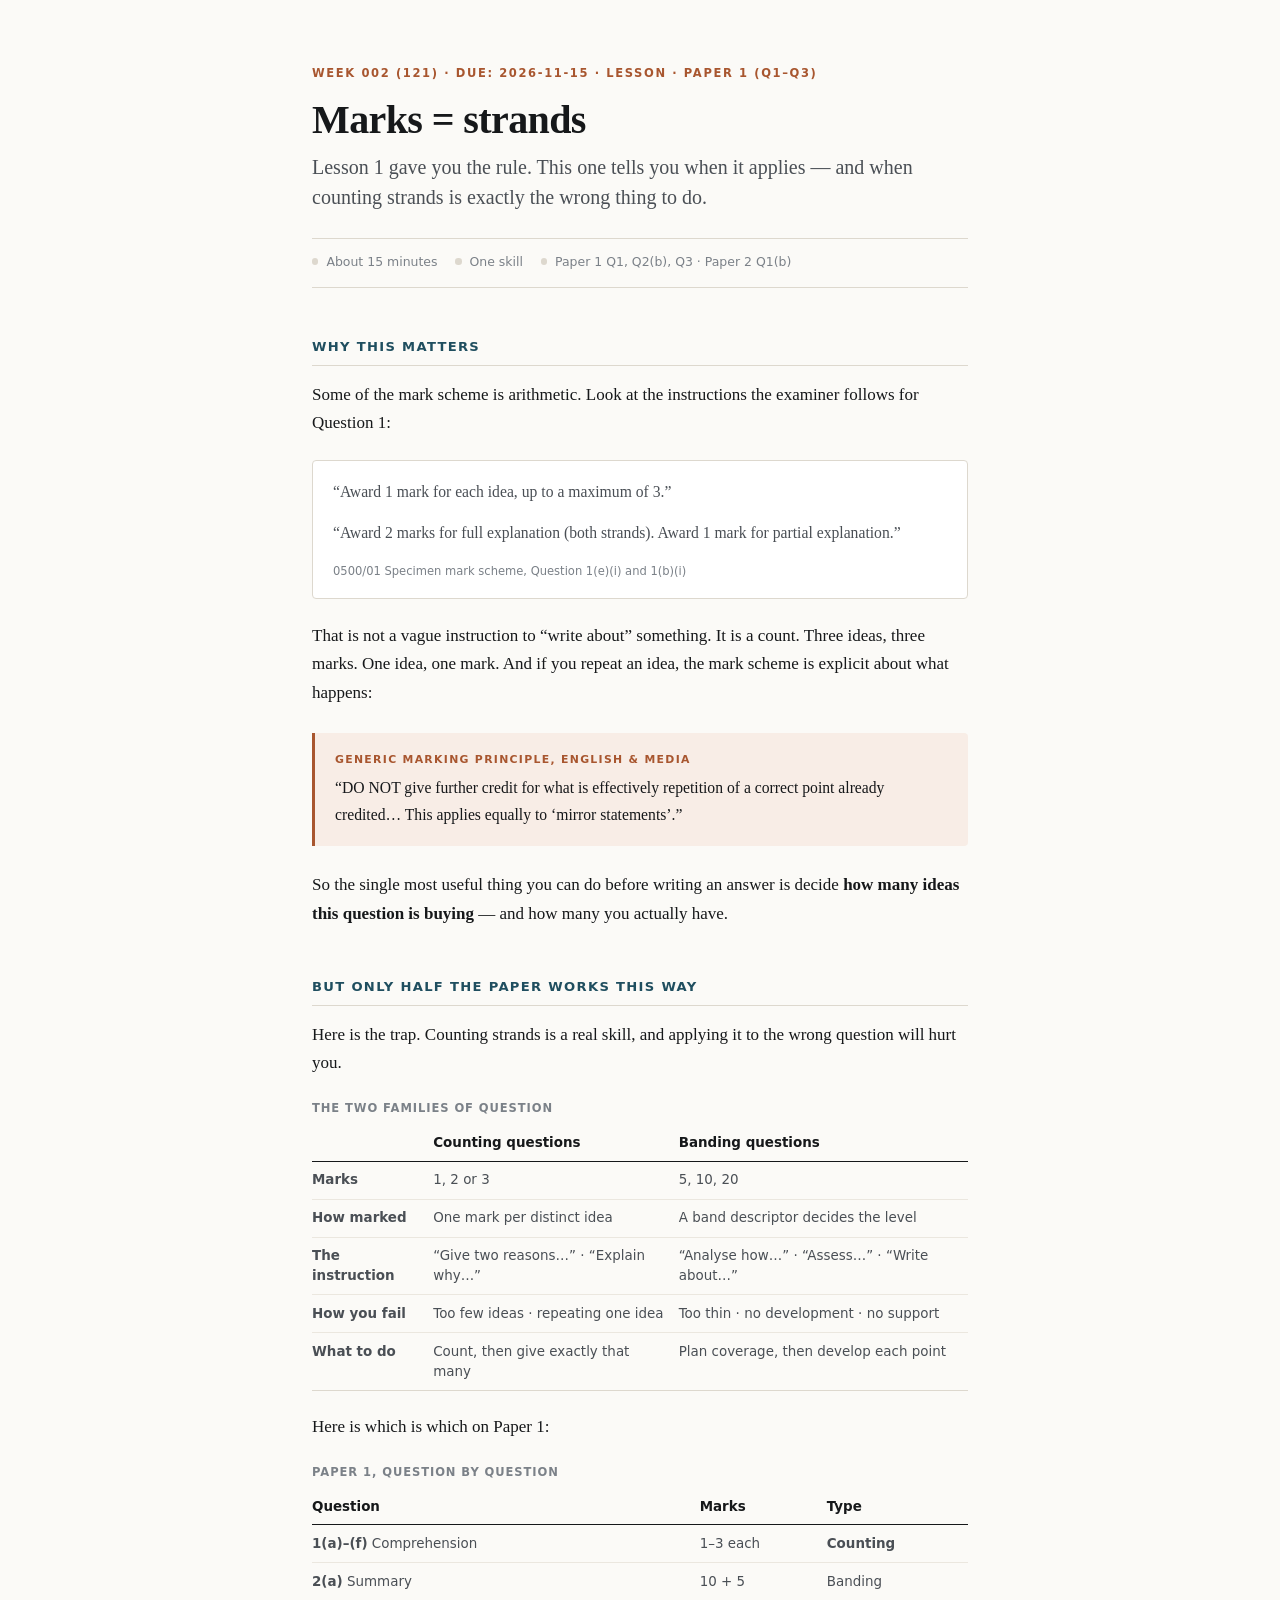
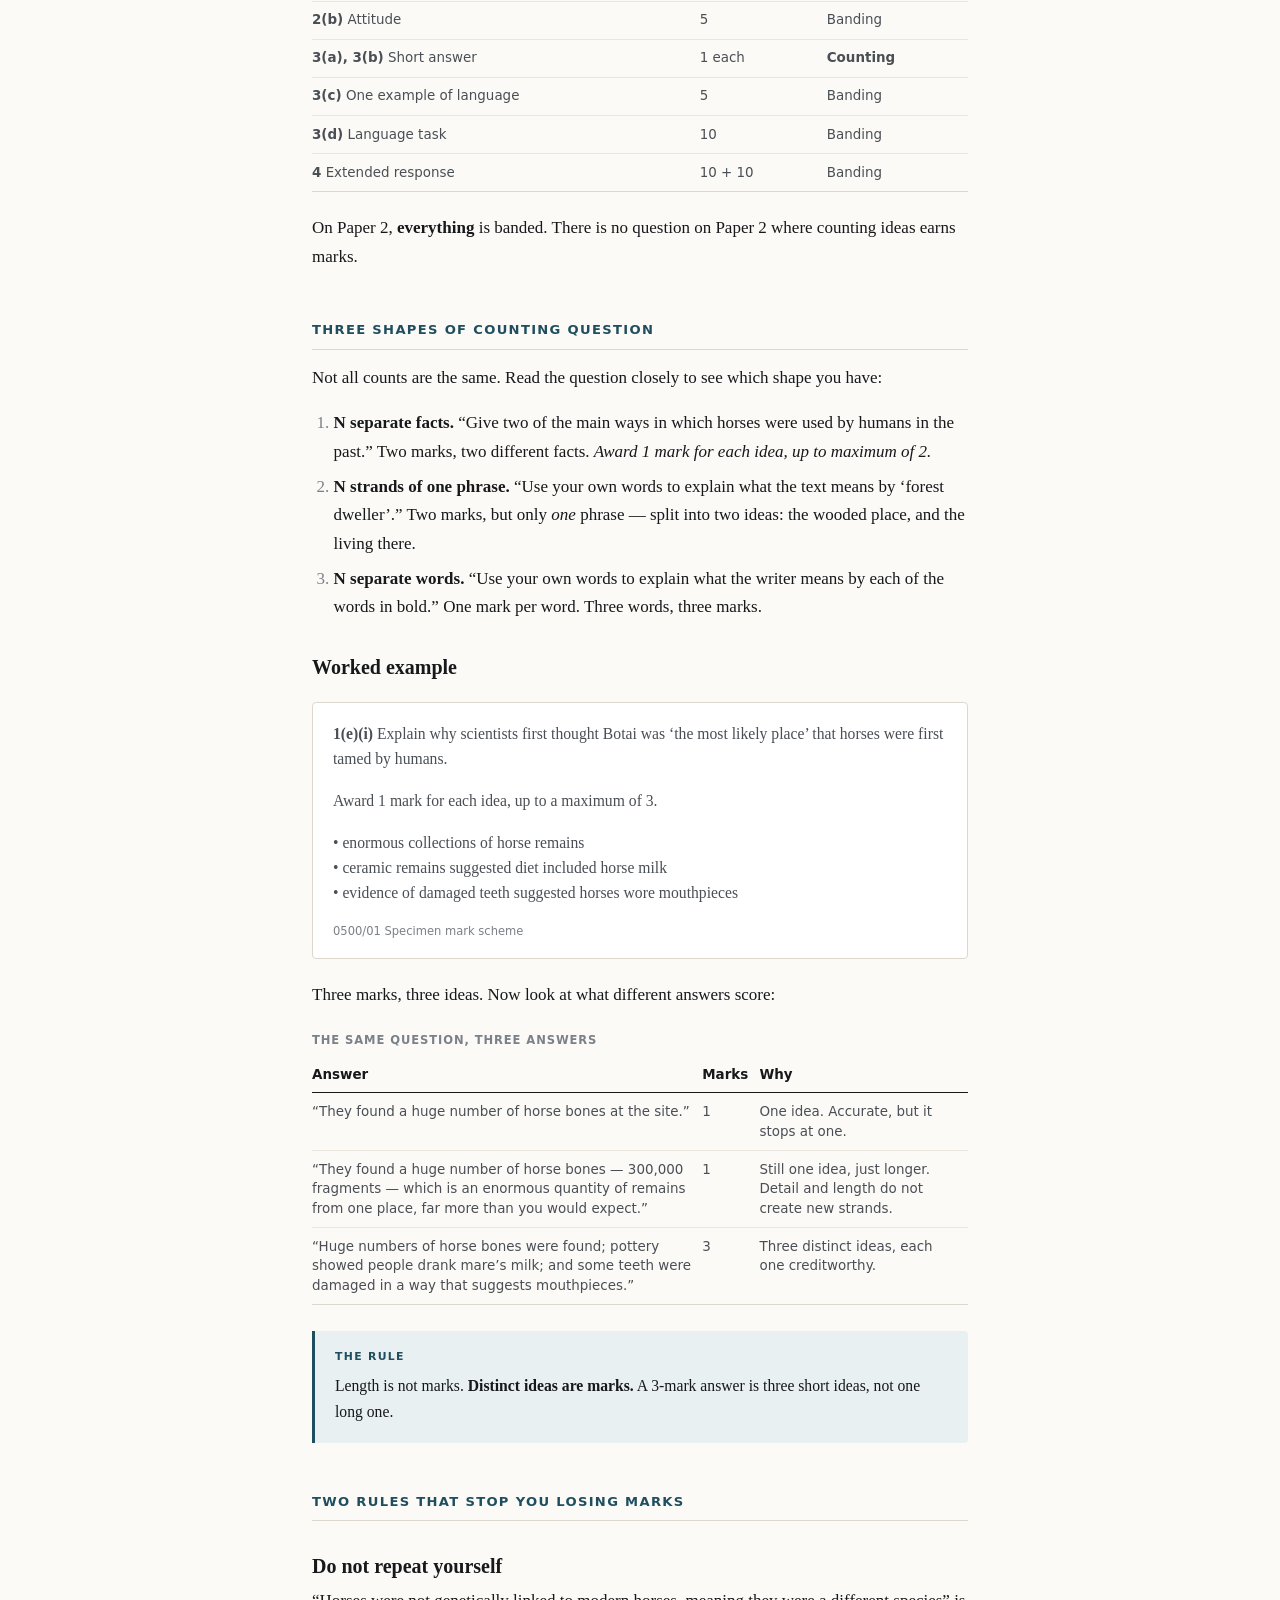
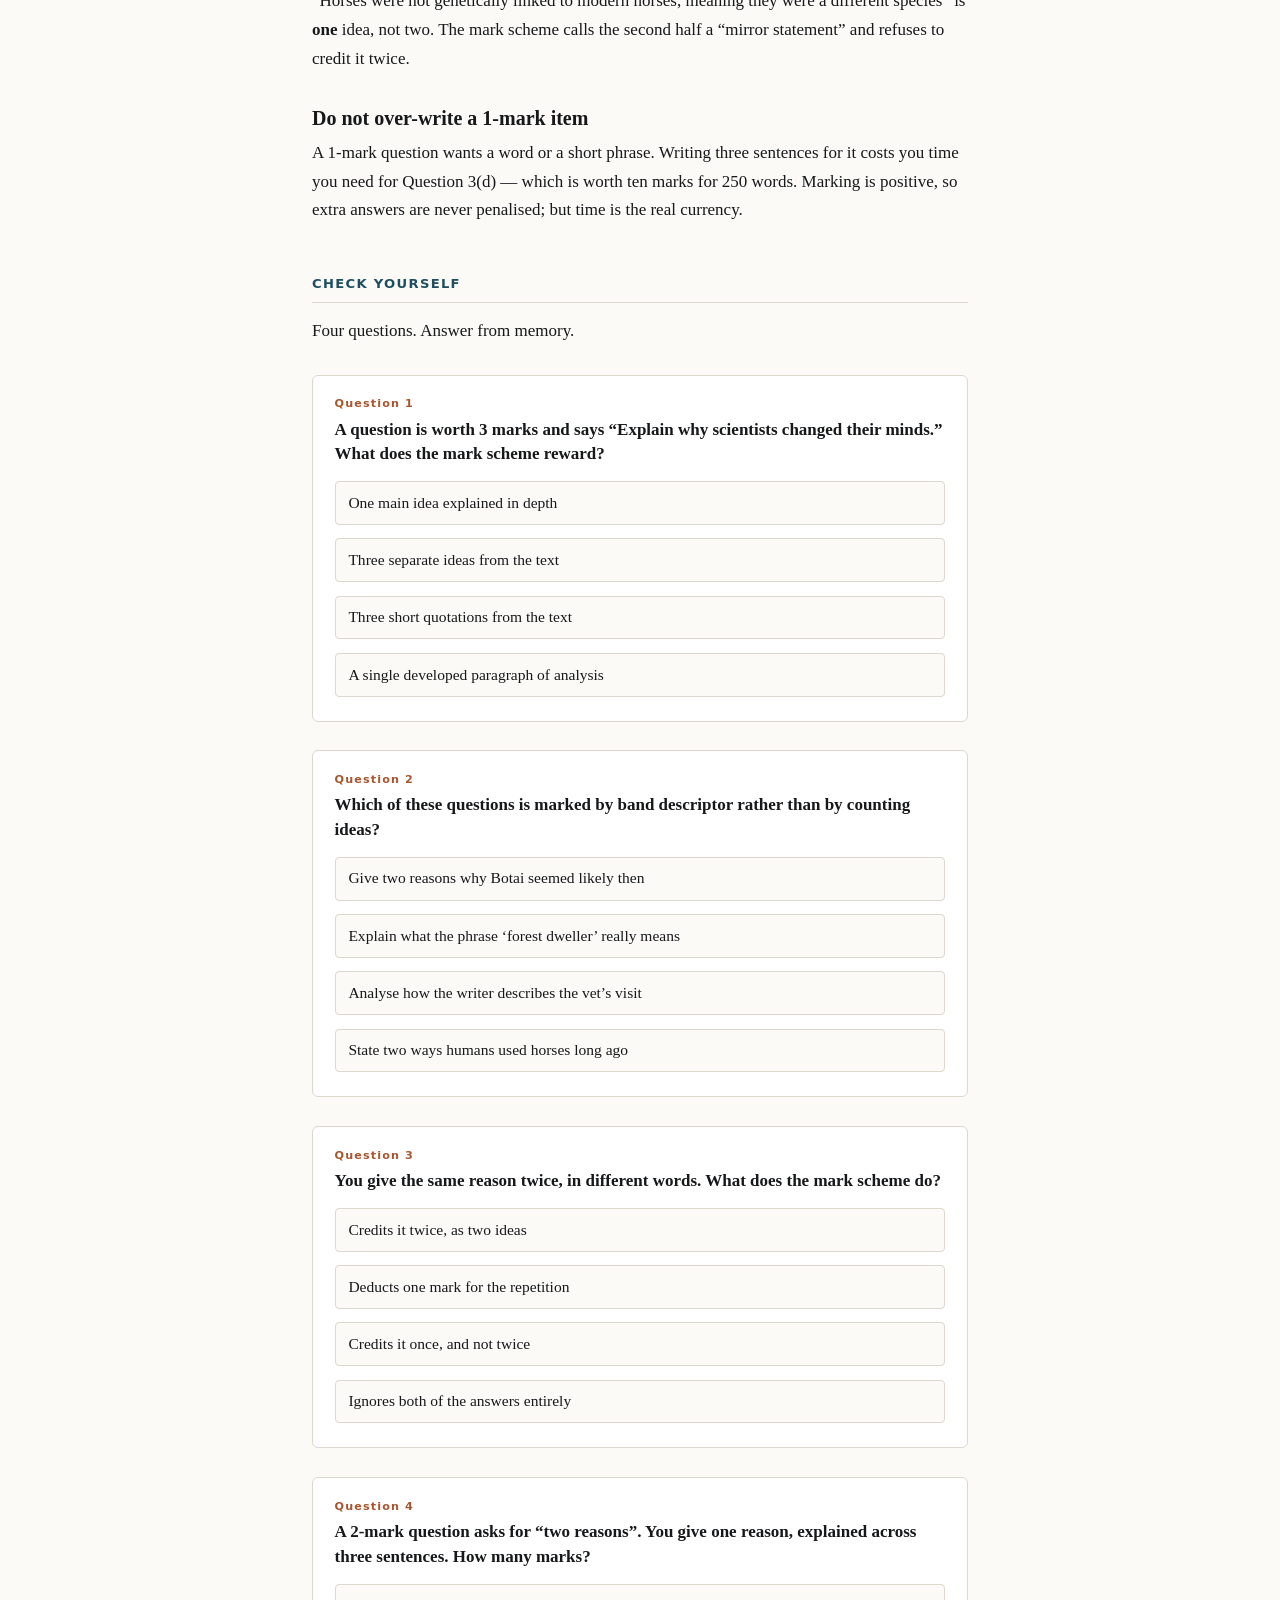
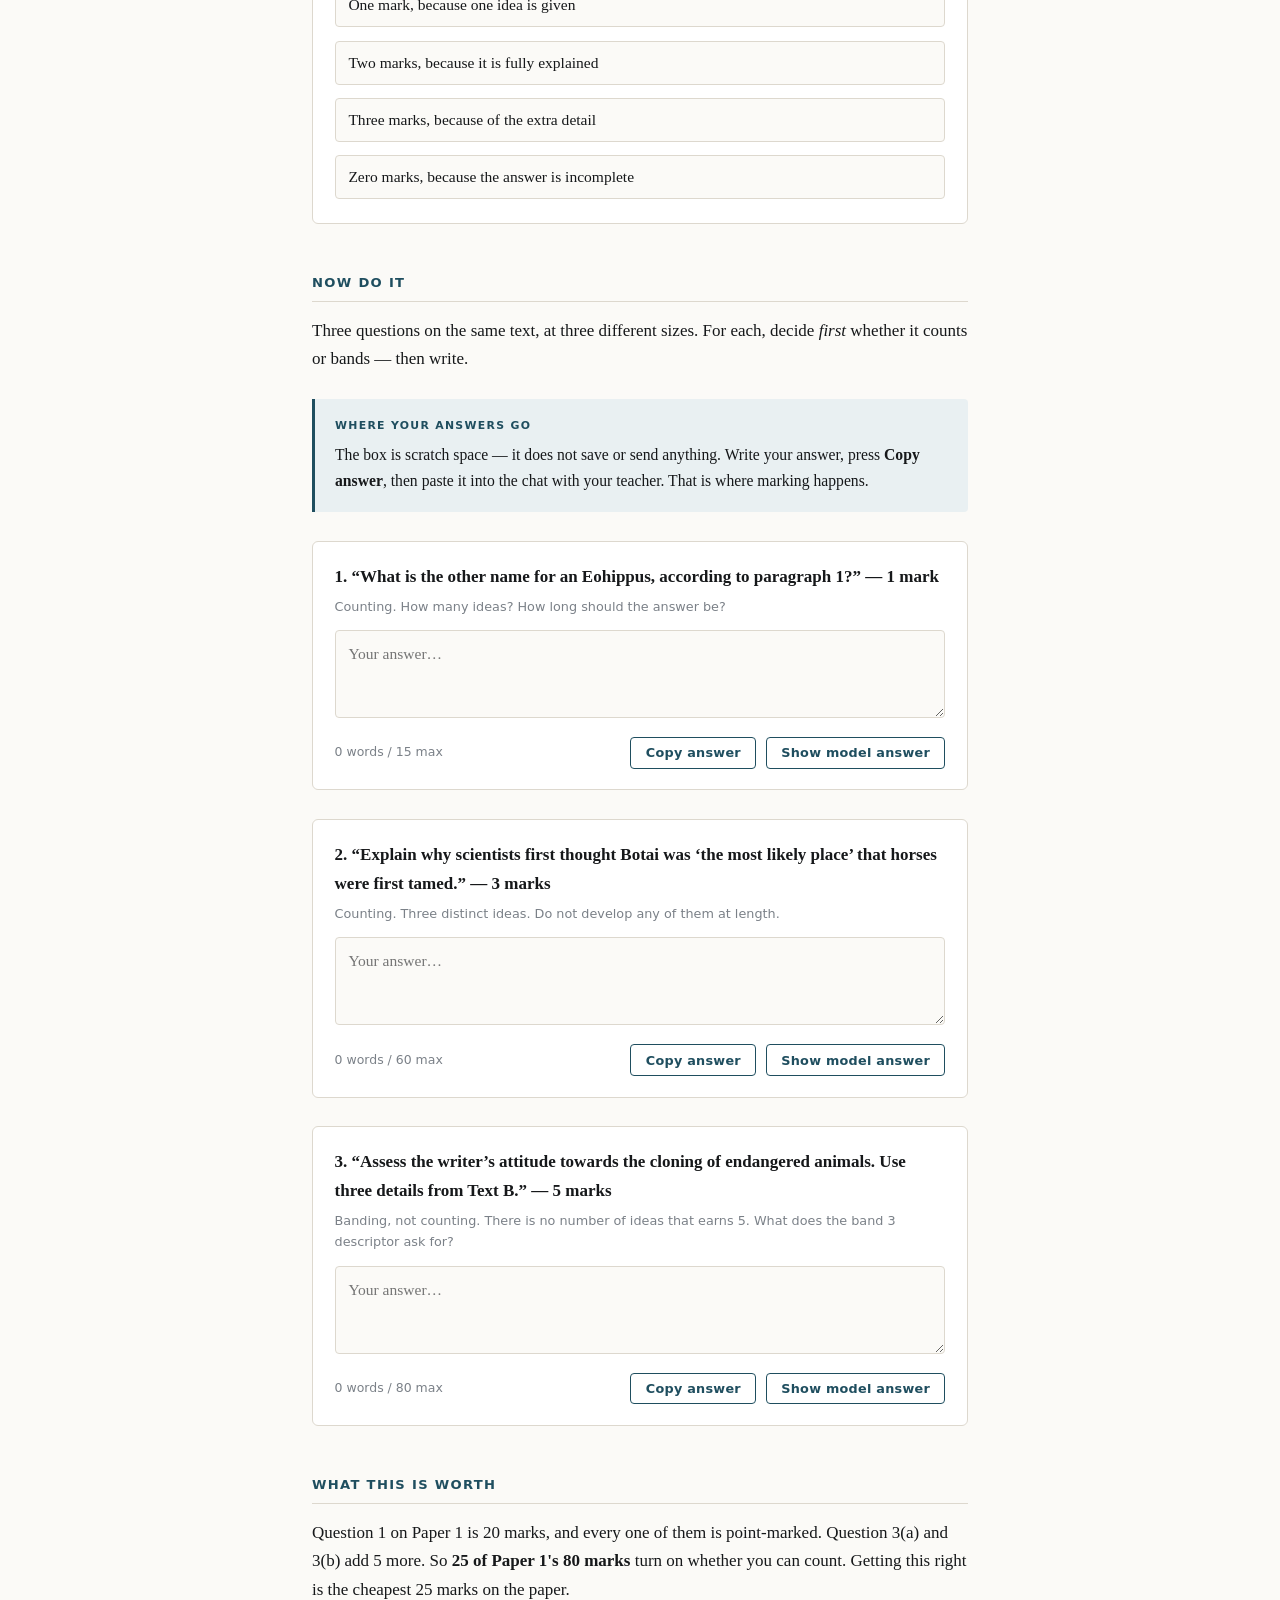
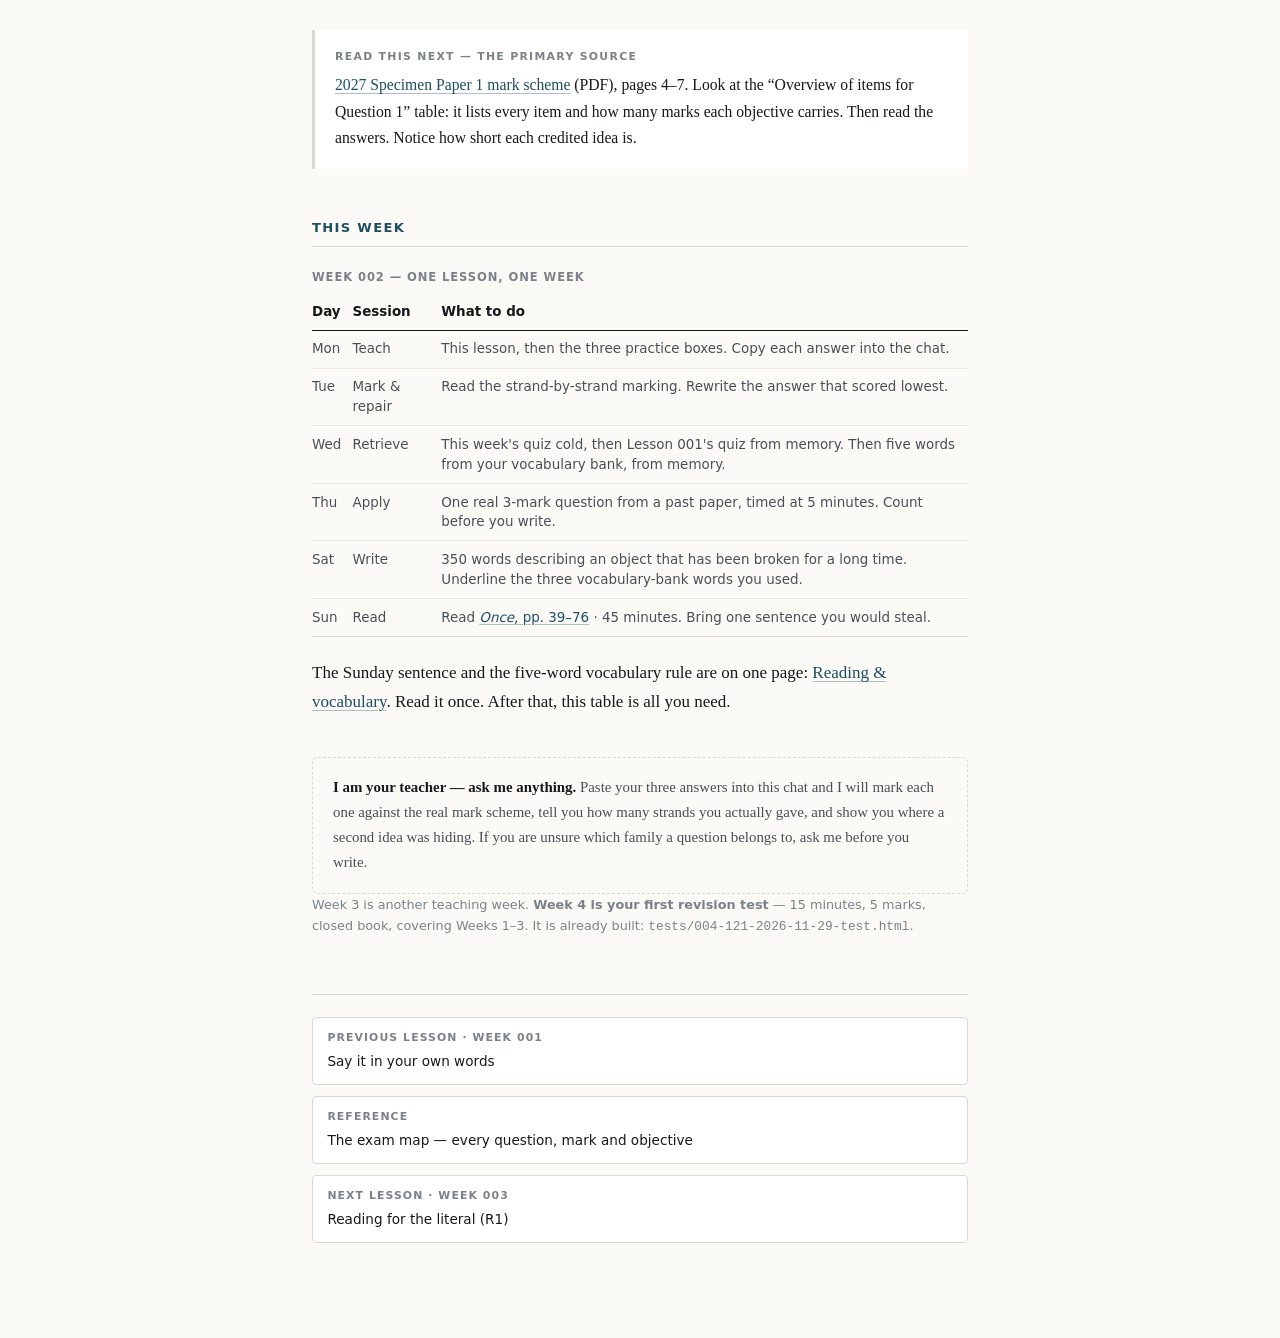
<file: lessons/002-121-2026-11-15.html>
<!DOCTYPE html>
<html lang="en">
<head>
<meta charset="utf-8">
<meta name="viewport" content="width=device-width, initial-scale=1">
<title>Lesson 002 — Marks = strands</title>
<link rel="stylesheet" href="../assets/course.css">
<script src="../assets/quiz.js" defer></script>
</head>
<body>
<main class="page">

  <p class="eyebrow">Week 002 (121) · Due: 2026-11-15 · Lesson · Paper 1 (Q1–Q3)</p>
  <h1>Marks = strands</h1>
  <p class="lede">Lesson 1 gave you the rule. This one tells you when it applies — and when counting strands is exactly the wrong thing to do.</p>

  <div class="meta">
    <span>About 15 minutes</span>
    <span>One skill</span>
    <span>Paper 1 Q1, Q2(b), Q3 · Paper 2 Q1(b)</span>
  </div>

  <h2>Why this matters</h2>

  <p>Some of the mark scheme is arithmetic. Look at the instructions the examiner follows for Question 1:</p>

  <div class="extract">
    <p>“Award 1 mark for each idea, up to a maximum of 3.”</p>
    <p>“Award 2 marks for full explanation (both strands). Award 1 mark for partial explanation.”</p>
    <cite>0500/01 Specimen mark scheme, Question 1(e)(i) and 1(b)(i)</cite>
  </div>

  <p>That is not a vague instruction to “write about” something. It is a count. Three ideas, three marks. One idea, one mark. And if you repeat an idea, the mark scheme is explicit about what happens:</p>

  <div class="callout callout--warn">
    <span class="callout__label">Generic Marking Principle, English &amp; Media</span>
    <p>“DO NOT give further credit for what is effectively repetition of a correct point already credited… This applies equally to ‘mirror statements’.”</p>
  </div>

  <p>So the single most useful thing you can do before writing an answer is decide <strong>how many ideas this question is buying</strong> — and how many you actually have.</p>

  <h2>But only half the paper works this way</h2>

  <p>Here is the trap. Counting strands is a real skill, and applying it to the wrong question will hurt you.</p>

  <div class="table-wrap">
  <table>
    <caption>The two families of question</caption>
    <thead><tr><th></th><th>Counting questions</th><th>Banding questions</th></tr></thead>
    <tbody>
      <tr><td><strong>Marks</strong></td><td>1, 2 or 3</td><td>5, 10, 20</td></tr>
      <tr><td><strong>How marked</strong></td><td>One mark per distinct idea</td><td>A band descriptor decides the level</td></tr>
      <tr><td><strong>The instruction</strong></td><td>“Give two reasons…” · “Explain why…”</td><td>“Analyse how…” · “Assess…” · “Write about…”</td></tr>
      <tr><td><strong>How you fail</strong></td><td>Too few ideas · repeating one idea</td><td>Too thin · no development · no support</td></tr>
      <tr><td><strong>What to do</strong></td><td>Count, then give exactly that many</td><td>Plan coverage, then develop each point</td></tr>
    </tbody>
  </table>
  </div>

  <p>Here is which is which on Paper 1:</p>

  <div class="table-wrap">
  <table>
    <caption>Paper 1, question by question</caption>
    <thead><tr><th>Question</th><th>Marks</th><th>Type</th></tr></thead>
    <tbody>
      <tr><td><strong>1(a)–(f)</strong> Comprehension</td><td>1–3 each</td><td><strong>Counting</strong></td></tr>
      <tr><td><strong>2(a)</strong> Summary</td><td>10 + 5</td><td>Banding</td></tr>
      <tr><td><strong>2(b)</strong> Attitude</td><td>5</td><td>Banding</td></tr>
      <tr><td><strong>3(a), 3(b)</strong> Short answer</td><td>1 each</td><td><strong>Counting</strong></td></tr>
      <tr><td><strong>3(c)</strong> One example of language</td><td>5</td><td>Banding</td></tr>
      <tr><td><strong>3(d)</strong> Language task</td><td>10</td><td>Banding</td></tr>
      <tr><td><strong>4</strong> Extended response</td><td>10 + 10</td><td>Banding</td></tr>
    </tbody>
  </table>
  </div>

  <p>On Paper 2, <strong>everything</strong> is banded. There is no question on Paper 2 where counting ideas earns marks.</p>

  <h2>Three shapes of counting question</h2>

  <p>Not all counts are the same. Read the question closely to see which shape you have:</p>

  <ol>
    <li><strong>N separate facts.</strong> “Give two of the main ways in which horses were used by humans in the past.” Two marks, two different facts. <em>Award 1 mark for each idea, up to maximum of 2.</em></li>
    <li><strong>N strands of one phrase.</strong> “Use your own words to explain what the text means by ‘forest dweller’.” Two marks, but only <em>one</em> phrase — split into two ideas: the wooded place, and the living there.</li>
    <li><strong>N separate words.</strong> “Use your own words to explain what the writer means by each of the words in bold.” One mark per word. Three words, three marks.</li>
  </ol>

  <h3>Worked example</h3>

  <div class="extract">
    <p><strong>1(e)(i)</strong> Explain why scientists first thought Botai was ‘the most likely place’ that horses were first tamed by humans.</p>
    <p>Award 1 mark for each idea, up to a maximum of 3.</p>
    <p>• enormous collections of horse remains<br>
       • ceramic remains suggested diet included horse milk<br>
       • evidence of damaged teeth suggested horses wore mouthpieces</p>
    <cite>0500/01 Specimen mark scheme</cite>
  </div>

  <p>Three marks, three ideas. Now look at what different answers score:</p>

  <div class="table-wrap">
  <table>
    <caption>The same question, three answers</caption>
    <thead><tr><th>Answer</th><th class="num">Marks</th><th>Why</th></tr></thead>
    <tbody>
      <tr>
        <td>“They found a huge number of horse bones at the site.”</td>
        <td class="num">1</td>
        <td>One idea. Accurate, but it stops at one.</td>
      </tr>
      <tr>
        <td>“They found a huge number of horse bones — 300,000 fragments — which is an enormous quantity of remains from one place, far more than you would expect.”</td>
        <td class="num">1</td>
        <td>Still one idea, just longer. Detail and length do not create new strands.</td>
      </tr>
      <tr>
        <td>“Huge numbers of horse bones were found; pottery showed people drank mare’s milk; and some teeth were damaged in a way that suggests mouthpieces.”</td>
        <td class="num">3</td>
        <td>Three distinct ideas, each one creditworthy.</td>
      </tr>
    </tbody>
  </table>
  </div>

  <div class="callout">
    <span class="callout__label">The rule</span>
    <p>Length is not marks. <strong>Distinct ideas are marks.</strong> A 3-mark answer is three short ideas, not one long one.</p>
  </div>

  <h2>Two rules that stop you losing marks</h2>

  <h3>Do not repeat yourself</h3>
  <p>“Horses were not genetically linked to modern horses, meaning they were a different species” is <strong>one</strong> idea, not two. The mark scheme calls the second half a “mirror statement” and refuses to credit it twice.</p>

  <h3>Do not over-write a 1-mark item</h3>
  <p>A 1-mark question wants a word or a short phrase. Writing three sentences for it costs you time you need for Question 3(d) — which is worth ten marks for 250 words. Marking is positive, so extra answers are never penalised; but time is the real currency.</p>

  <h2>Check yourself</h2>

  <p>Four questions. Answer from memory.</p>

  <div class="quiz">
    <p class="quiz__prompt"><span class="quiz__num">Question 1</span>A question is worth 3 marks and says “Explain why scientists changed their minds.” What does the mark scheme reward?</p>
    <ul class="quiz__options">
      <li><button class="quiz__option" data-why="Development is good, but it does not replace separate ideas. One idea developed at length is still one strand.">One main idea explained in depth</button></li>
      <li><button class="quiz__option" data-correct data-why="“Award 1 mark for each idea, up to a maximum of 3.” Three marks means three distinct, creditworthy ideas.">Three separate ideas from the text</button></li>
      <li><button class="quiz__option" data-why="Quotations are not ideas. The mark scheme credits understanding, not the number of words you copy out.">Three short quotations from the text</button></li>
      <li><button class="quiz__option" data-why="A developed paragraph is the shape of a banded answer, not a counting answer. This question counts.">A single developed paragraph of analysis</button></li>
    </ul>
    <div class="quiz__feedback" hidden></div>
  </div>

  <div class="quiz">
    <p class="quiz__prompt"><span class="quiz__num">Question 2</span>Which of these questions is marked by band descriptor rather than by counting ideas?</p>
    <ul class="quiz__options">
      <li><button class="quiz__option" data-why="This is a counting question. “Two” is the count, and each way earns one mark.">Give two reasons why Botai seemed likely then</button></li>
      <li><button class="quiz__option" data-why="Two marks, two strands of one phrase — the counting shape from Lesson 1.">Explain what the phrase ‘forest dweller’ really means</button></li>
      <li><button class="quiz__option" data-correct data-why="“Analyse how…” is a 10-mark banded question. No number of ideas earns a mark on its own; the quality of analysis sets the band.">Analyse how the writer describes the vet’s visit</button></li>
      <li><button class="quiz__option" data-why="“State two” is explicit counting. Two marks, two facts, nothing else rewarded.">State two ways humans used horses long ago</button></li>
    </ul>
    <div class="quiz__feedback" hidden></div>
  </div>

  <div class="quiz">
    <p class="quiz__prompt"><span class="quiz__num">Question 3</span>You give the same reason twice, in different words. What does the mark scheme do?</p>
    <ul class="quiz__options">
      <li><button class="quiz__option" data-why="This is the “mirror statement” problem. The same idea, reworded, is not a second idea.">Credits it twice, as two ideas</button></li>
      <li><button class="quiz__option" data-why="Marks are never deducted. The examiner simply does not award a second mark for the same idea.">Deducts one mark for the repetition</button></li>
      <li><button class="quiz__option" data-correct data-why="The generic principle says no further credit for “repetition of a correct point already credited”. One idea, one mark.">Credits it once, and not twice</button></li>
      <li><button class="quiz__option" data-why="“Ignores both” is not how marking works. The first answer is credited; only the repetition is ignored.">Ignores both of the answers entirely</button></li>
    </ul>
    <div class="quiz__feedback" hidden></div>
  </div>

  <div class="quiz">
    <p class="quiz__prompt"><span class="quiz__num">Question 4</span>A 2-mark question asks for “two reasons”. You give one reason, explained across three sentences. How many marks?</p>
    <ul class="quiz__options">
      <li><button class="quiz__option" data-correct data-why="One idea is one strand. Three sentences are still one idea, so it earns one of the two available marks.">One mark, because one idea is given</button></li>
      <li><button class="quiz__option" data-why="Detail does not create strands. The second mark needs a second, different idea.">Two marks, because it is fully explained</button></li>
      <li><button class="quiz__option" data-why="There is no third mark to earn. The question is capped at two, and you have one idea.">Three marks, because of the extra detail</button></li>
      <li><button class="quiz__option" data-why="Marks are never removed for a partial answer. A correct single idea still earns its mark.">Zero marks, because the answer is incomplete</button></li>
    </ul>
    <div class="quiz__feedback" hidden></div>
  </div>

  <h2>Now do it</h2>

  <p>Three questions on the same text, at three different sizes. For each, decide <em>first</em> whether it counts or bands — then write.</p>

  <div class="callout">
    <span class="callout__label">Where your answers go</span>
    <p>The box is scratch space — it does not save or send anything. Write your answer, press <strong>Copy answer</strong>, then paste it into the chat with your teacher. That is where marking happens.</p>
  </div>

  <div class="practice" data-practice data-max="15" data-q="1">
    <p class="practice__prompt">1. “What is the other name for an Eohippus, according to paragraph 1?” — 1 mark</p>
    <p class="practice__hint">Counting. How many ideas? How long should the answer be?</p>
    <textarea placeholder="Your answer…"></textarea>
    <div class="practice__bar">
      <span class="wordcount">0 words</span>
      <button class="btn btn--ghost" data-reveal>Show model answer</button>
    </div>
    <div class="model" hidden>
      <span class="model__label">Accepted answer</span>
      <p>“dawn horse” — that is the whole answer. One mark, two words.</p>
      <p>If you wrote a sentence, you were not wrong — but you spent time you needed later. A 1-mark item wants a word or phrase.</p>
    </div>
  </div>

  <div class="practice" data-practice data-max="60" data-q="2">
    <p class="practice__prompt">2. “Explain why scientists first thought Botai was ‘the most likely place’ that horses were first tamed.” — 3 marks</p>
    <p class="practice__hint">Counting. Three distinct ideas. Do not develop any of them at length.</p>
    <textarea placeholder="Your answer…"></textarea>
    <div class="practice__bar">
      <span class="wordcount">0 words</span>
      <button class="btn btn--ghost" data-reveal>Show model answer</button>
    </div>
    <div class="model" hidden>
      <span class="model__label">Accepted answers — 1 mark each</span>
      <p>• enormous collections of horse remains<br>
         • ceramic remains suggested the diet included horse milk<br>
         • evidence of damaged teeth suggested horses wore mouthpieces</p>
      <p>Notice the shape: three short clauses, three marks. If your three sentences all describe the bones, you have one idea, not three.</p>
    </div>
  </div>

  <div class="practice" data-practice data-max="80" data-q="3">
    <p class="practice__prompt">3. “Assess the writer’s attitude towards the cloning of endangered animals. Use three details from Text B.” — 5 marks</p>
    <p class="practice__hint">Banding, not counting. There is no number of ideas that earns 5. What does the band 3 descriptor ask for?</p>
    <textarea placeholder="Your answer…"></textarea>
    <div class="practice__bar">
      <span class="wordcount">0 words</span>
      <button class="btn btn--ghost" data-reveal>Show model answer</button>
    </div>
    <div class="model" hidden>
      <span class="model__label">What level 3 requires</span>
      <p>“Clear understanding of the writer’s attitude with relevant support from the text.”</p>
      <p>So: name the attitude precisely (not “positive” — <em>cautiously admiring, frustrated that the technology is underused</em>), then support it with three specific details. The three details are evidence, not three separate marks.</p>
      <p>This is the difference the whole lesson turns on: <strong>counting questions reward number; banding questions reward precision and support.</strong></p>
    </div>
  </div>

  <h2>What this is worth</h2>

  <p>Question 1 on Paper 1 is 20 marks, and every one of them is point-marked. Question 3(a) and 3(b) add 5 more. So <strong>25 of Paper 1's 80 marks</strong> turn on whether you can count. Getting this right is the cheapest 25 marks on the paper.</p>

  <div class="callout callout--source">
    <span class="callout__label">Read this next — the primary source</span>
    <p><a href="https://www.cambridgeinternational.org/Images/718838-2027-specimen-paper-1-mark-scheme.pdf">2027 Specimen Paper 1 mark scheme</a> (PDF), pages 4–7. Look at the “Overview of items for Question 1” table: it lists every item and how many marks each objective carries. Then read the answers. Notice how short each credited idea is.</p>
  </div>

  <h2>This week</h2>

  <div class="table-wrap">
  <table>
    <caption>Week 002 — one lesson, one week</caption>
    <thead><tr><th>Day</th><th>Session</th><th>What to do</th></tr></thead>
    <tbody>
      <tr><td>Mon</td><td>Teach</td><td>This lesson, then the three practice boxes. Copy each answer into the chat.</td></tr>
      <tr><td>Tue</td><td>Mark &amp; repair</td><td>Read the strand-by-strand marking. Rewrite the answer that scored lowest.</td></tr>
      <tr><td>Wed</td><td>Retrieve</td><td>This week's quiz cold, then Lesson 001's quiz from memory. Then five words from your vocabulary bank, from memory.</td></tr>
      <tr><td>Thu</td><td>Apply</td><td>One real 3-mark question from a past paper, timed at 5 minutes. Count before you write.</td></tr>
      <tr><td>Sat</td><td>Write</td><td>350 words describing an object that has been broken for a long time. Underline the three vocabulary-bank words you used.</td></tr>
      <tr><td>Sun</td><td>Read</td><td>Read <a href="../reference/reading.html"><em>Once</em>, pp. 39–76</a> · 45 minutes. Bring one sentence you would steal.</td></tr>
    </tbody>
  </table>
  </div>

  <p>The Sunday sentence and the five-word vocabulary rule are on one page: <a href="../reference/reading.html">Reading &amp; vocabulary</a>. Read it once. After that, this table is all you need.</p>

  <div class="ask-teacher">
    <p><strong>I am your teacher — ask me anything.</strong> Paste your three answers into this chat and I will mark each one against the real mark scheme, tell you how many strands you actually gave, and show you where a second idea was hiding. If you are unsure which family a question belongs to, ask me before you write.</p>
  </div>

  <p style="font-family:var(--sans);font-size:0.8rem;color:var(--ink-faint)">Week 3 is another teaching week. <strong>Week 4 is your first revision test</strong> — 15 minutes, 5 marks, closed book, covering Weeks 1–3. It is already built: <code>tests/004-121-2026-11-29-test.html</code>.</p>

  <nav class="footer-nav no-print">
    <a href="../lessons/001-121-2026-11-08.html">
      <span class="dir">Previous lesson · Week 001</span>
      Say it in your own words
    </a>
    <a href="../reference/exam-map.html">
      <span class="dir">Reference</span>
      The exam map — every question, mark and objective
    </a>
    <a href="../lessons/003-121-2026-11-22.html">
      <span class="dir">Next lesson · Week 003</span>
      Reading for the literal (R1)
    </a>
  </nav>

</main>
</body>
</html>
</file>
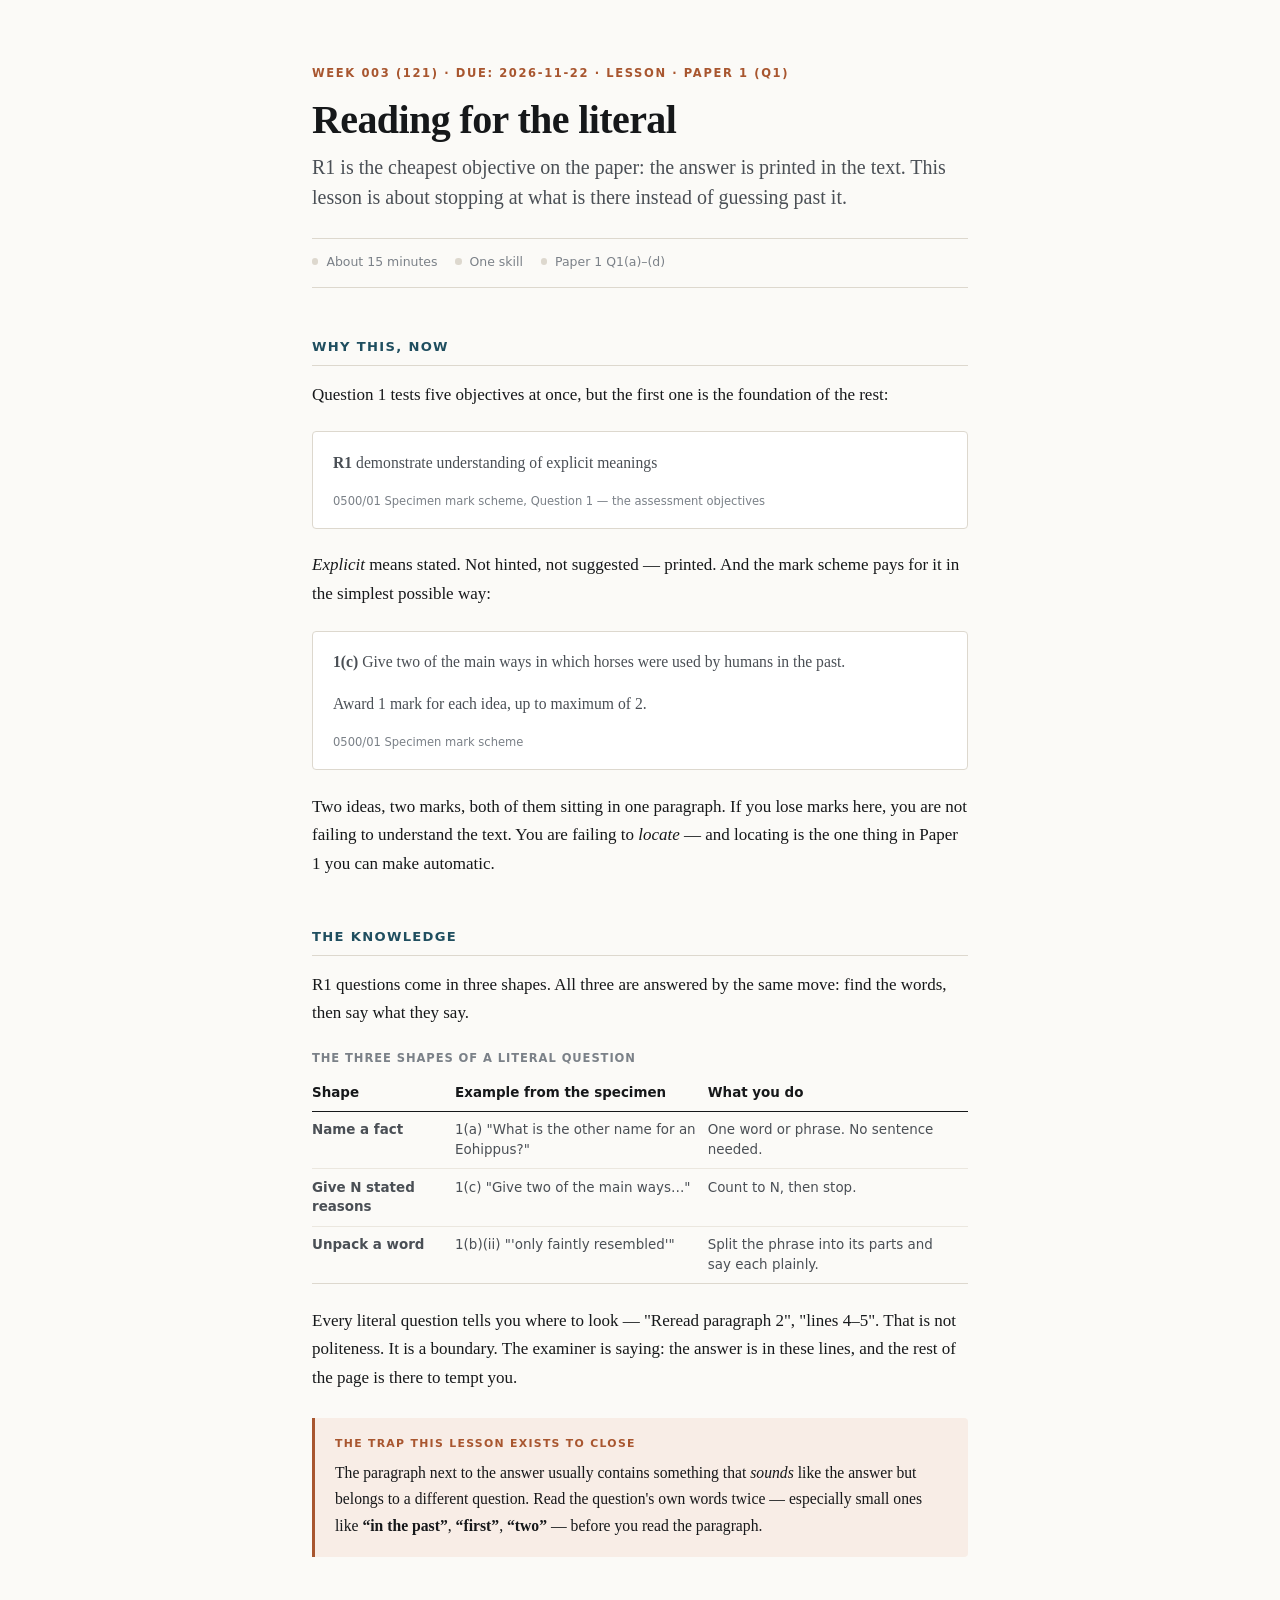
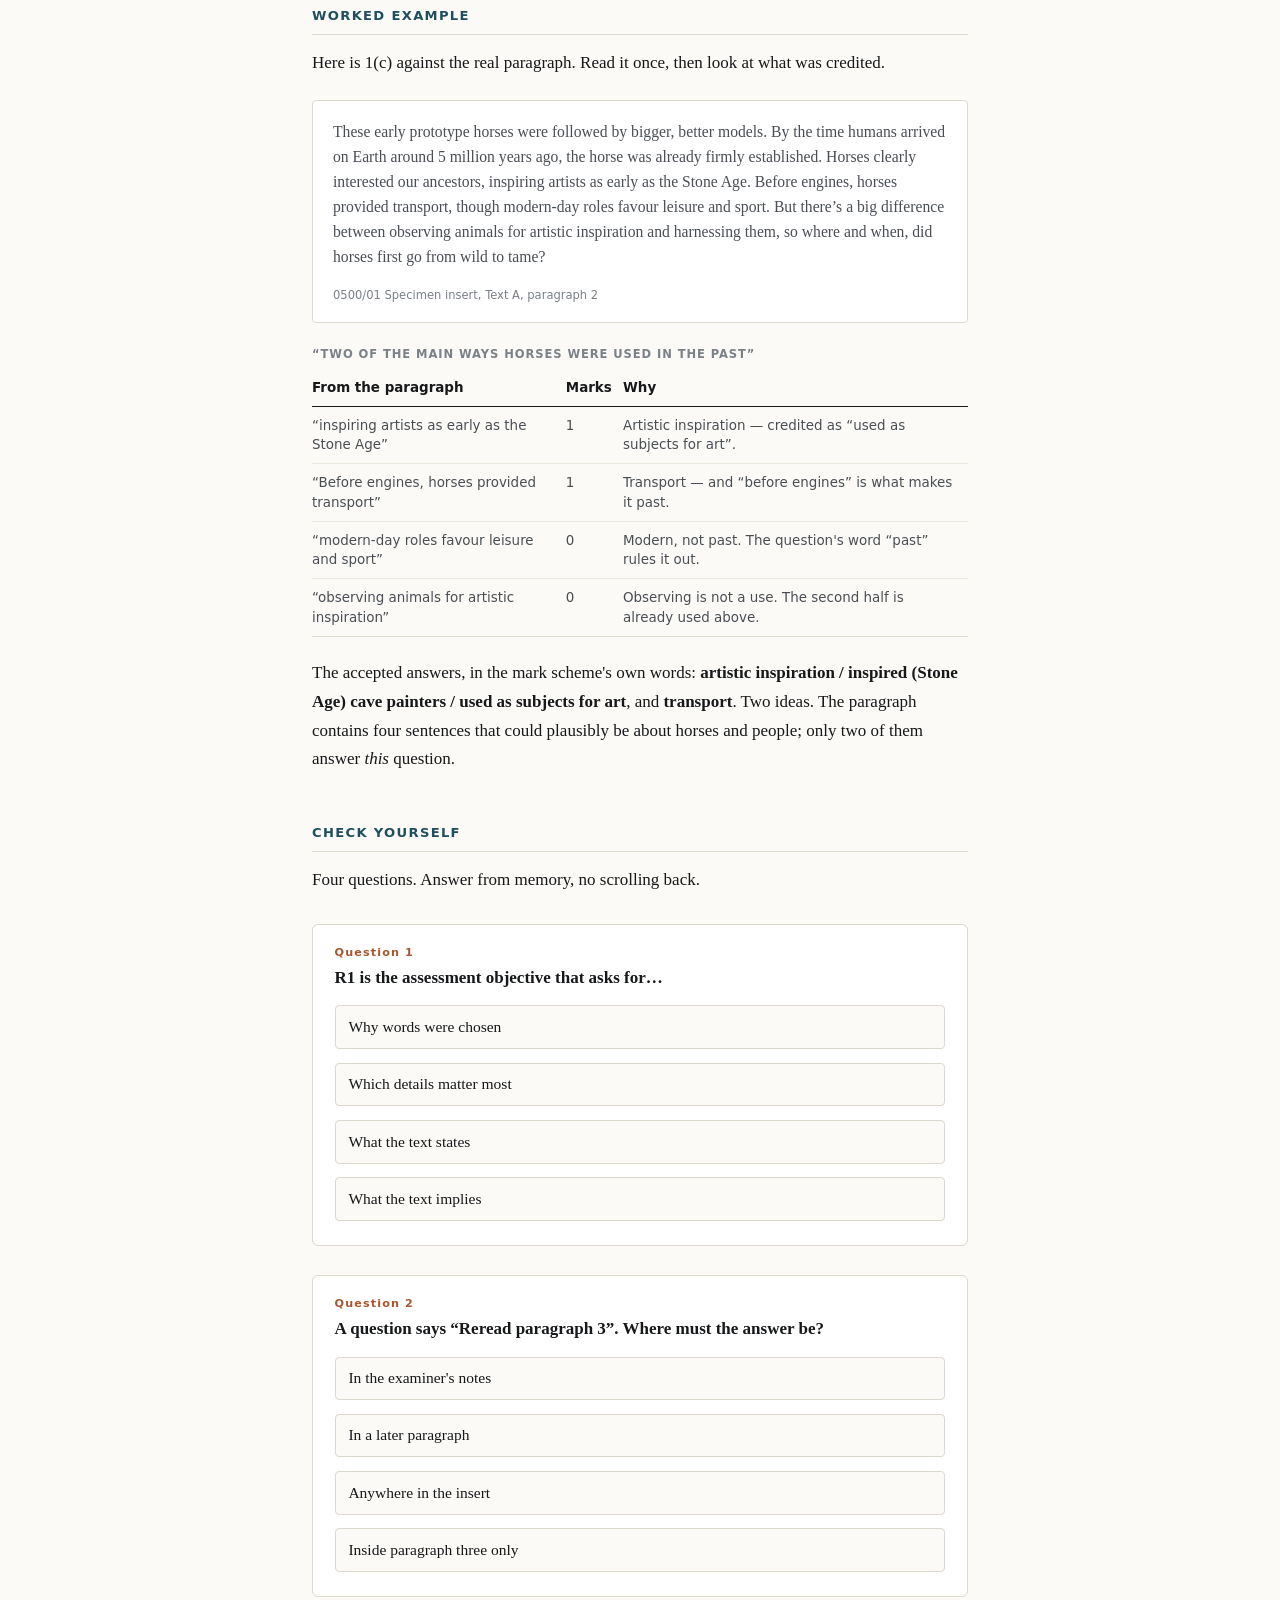
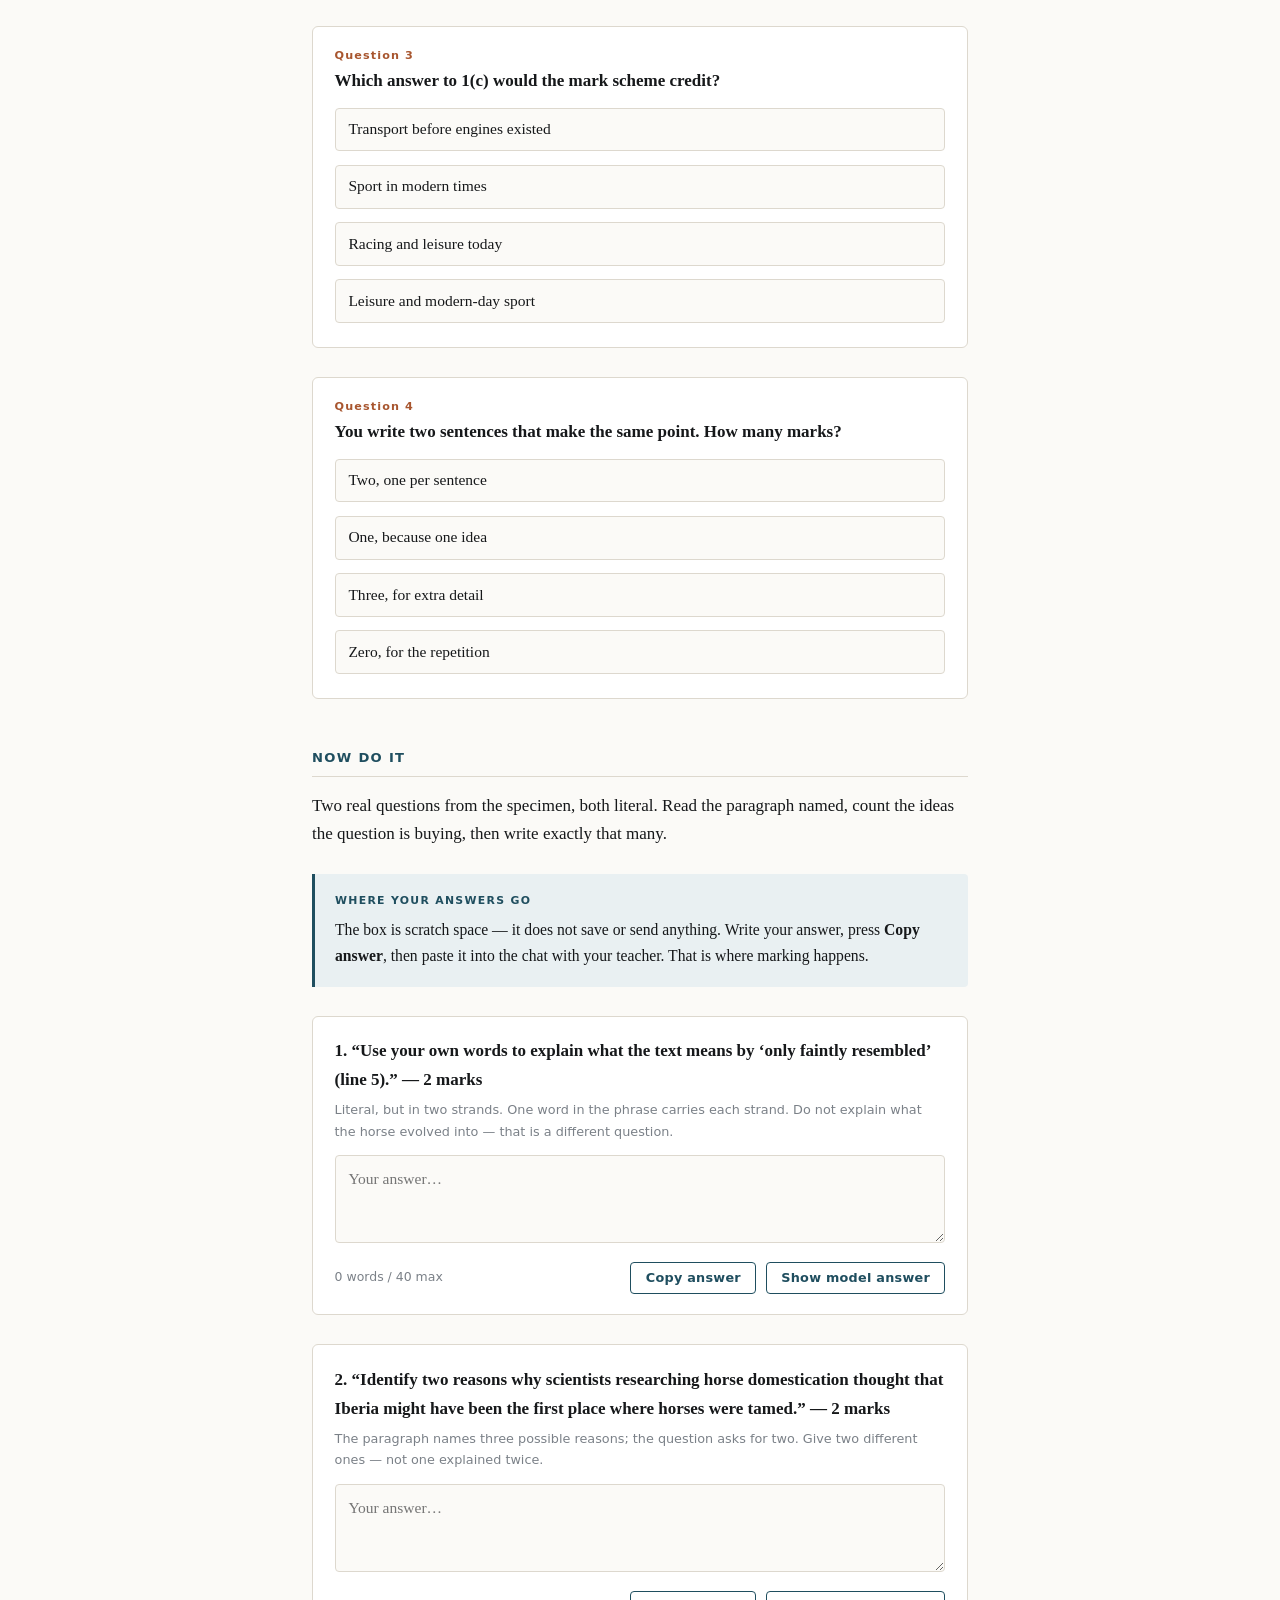
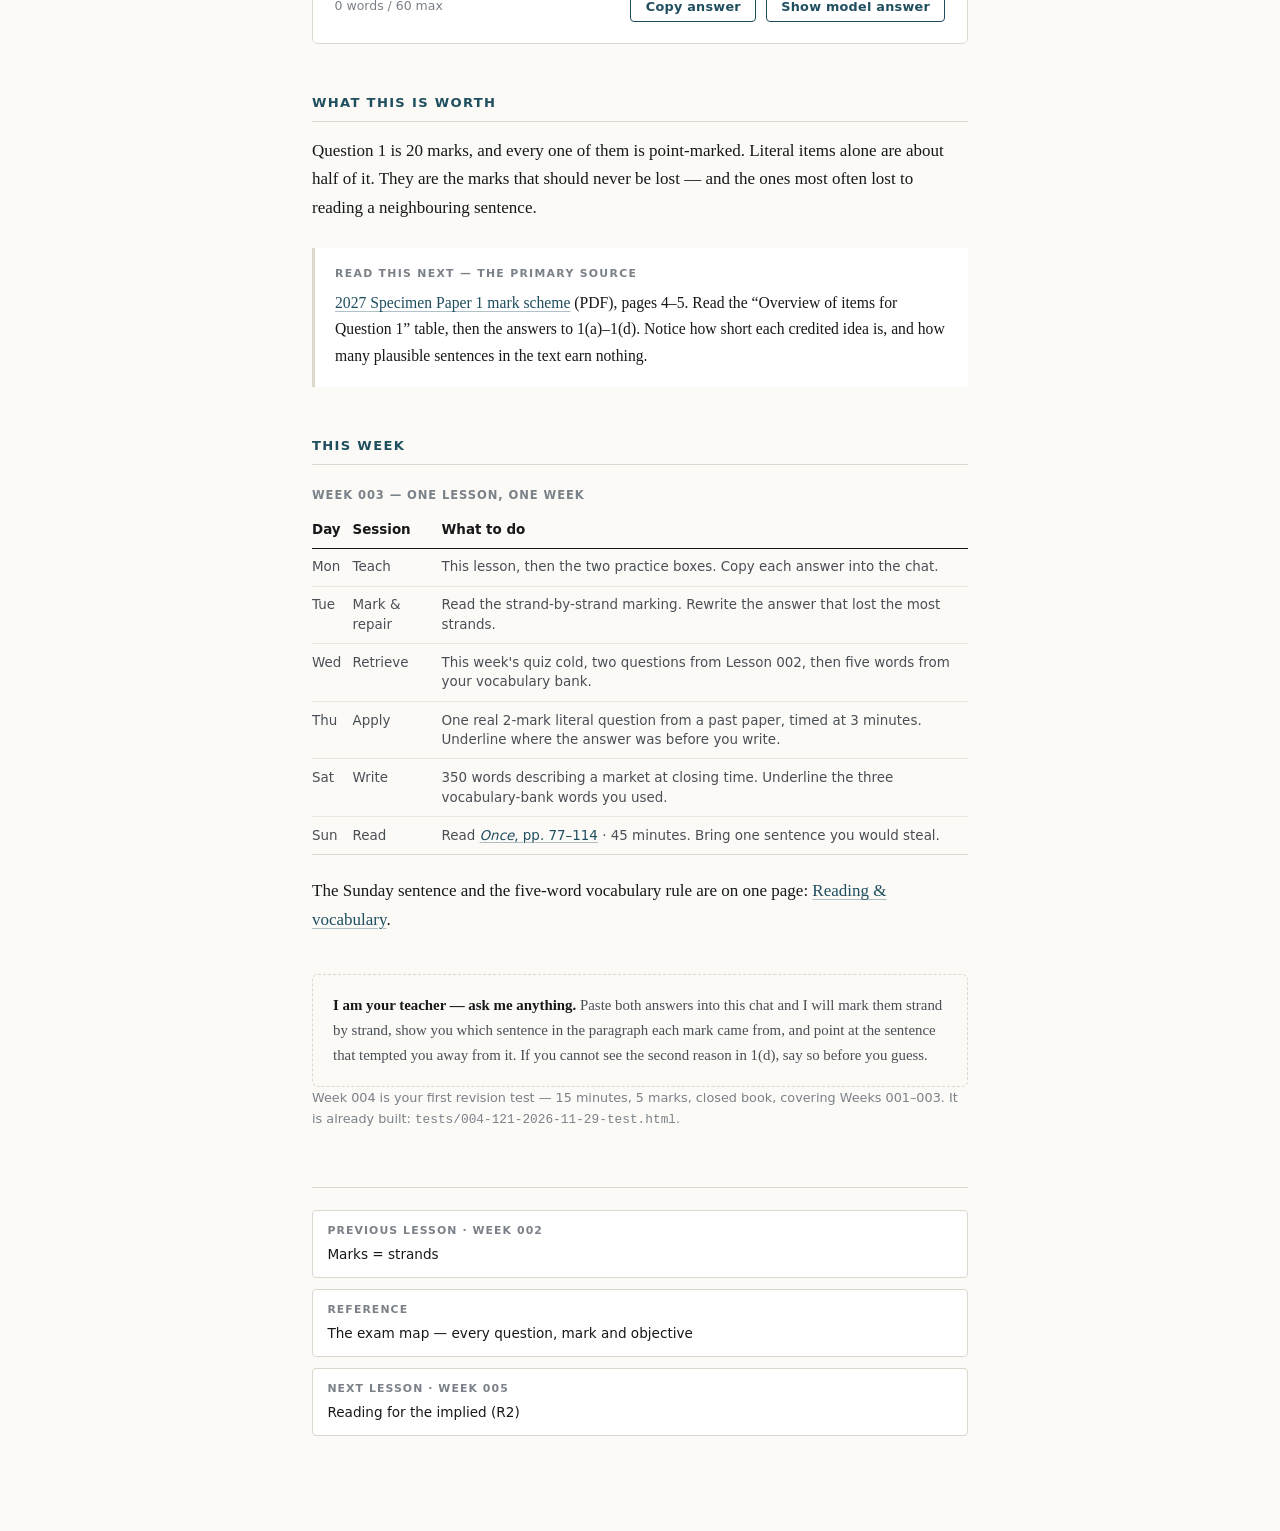
<file: lessons/003-121-2026-11-22.html>
<!DOCTYPE html>
<html lang="en">
<head>
<meta charset="utf-8">
<meta name="viewport" content="width=device-width, initial-scale=1">
<title>Lesson 003 — Reading for the literal</title>
<link rel="stylesheet" href="../assets/course.css">
<script src="../assets/quiz.js" defer></script>
</head>
<body>
<main class="page">

  <p class="eyebrow">Week 003 (121) · Due: 2026-11-22 · Lesson · Paper 1 (Q1)</p>
  <h1>Reading for the literal</h1>
  <p class="lede">R1 is the cheapest objective on the paper: the answer is printed in the text. This lesson is about stopping at what is there instead of guessing past it.</p>

  <div class="meta">
    <span>About 15 minutes</span>
    <span>One skill</span>
    <span>Paper 1 Q1(a)–(d)</span>
  </div>

  <h2>Why this, now</h2>

  <p>Question 1 tests five objectives at once, but the first one is the foundation of the rest:</p>

  <div class="extract">
    <p><strong>R1</strong> demonstrate understanding of explicit meanings</p>
    <cite>0500/01 Specimen mark scheme, Question 1 — the assessment objectives</cite>
  </div>

  <p><em>Explicit</em> means stated. Not hinted, not suggested — printed. And the mark scheme pays for it in the simplest possible way:</p>

  <div class="extract">
    <p><strong>1(c)</strong> Give two of the main ways in which horses were used by humans in the past.</p>
    <p>Award 1 mark for each idea, up to maximum of 2.</p>
    <cite>0500/01 Specimen mark scheme</cite>
  </div>

  <p>Two ideas, two marks, both of them sitting in one paragraph. If you lose marks here, you are not failing to understand the text. You are failing to <em>locate</em> — and locating is the one thing in Paper 1 you can make automatic.</p>

  <h2>The knowledge</h2>

  <p>R1 questions come in three shapes. All three are answered by the same move: find the words, then say what they say.</p>

  <div class="table-wrap">
  <table>
    <caption>The three shapes of a literal question</caption>
    <thead><tr><th>Shape</th><th>Example from the specimen</th><th>What you do</th></tr></thead>
    <tbody>
      <tr><td><strong>Name a fact</strong></td><td>1(a) "What is the other name for an Eohippus?"</td><td>One word or phrase. No sentence needed.</td></tr>
      <tr><td><strong>Give N stated reasons</strong></td><td>1(c) "Give two of the main ways…"</td><td>Count to N, then stop.</td></tr>
      <tr><td><strong>Unpack a word</strong></td><td>1(b)(ii) "'only faintly resembled'"</td><td>Split the phrase into its parts and say each plainly.</td></tr>
    </tbody>
  </table>
  </div>

  <p>Every literal question tells you where to look — "Reread paragraph 2", "lines 4–5". That is not politeness. It is a boundary. The examiner is saying: the answer is in these lines, and the rest of the page is there to tempt you.</p>

  <div class="callout callout--warn">
    <span class="callout__label">The trap this lesson exists to close</span>
    <p>The paragraph next to the answer usually contains something that <em>sounds</em> like the answer but belongs to a different question. Read the question's own words twice — especially small ones like <strong>“in the past”</strong>, <strong>“first”</strong>, <strong>“two”</strong> — before you read the paragraph.</p>
  </div>

  <h2>Worked example</h2>

  <p>Here is 1(c) against the real paragraph. Read it once, then look at what was credited.</p>

  <div class="extract">
    <p>These early prototype horses were followed by bigger, better models. By the time humans arrived on Earth around 5 million years ago, the horse was already firmly established. Horses clearly interested our ancestors, inspiring artists as early as the Stone Age. Before engines, horses provided transport, though modern-day roles favour leisure and sport. But there’s a big difference between observing animals for artistic inspiration and harnessing them, so where and when, did horses first go from wild to tame?</p>
    <cite>0500/01 Specimen insert, Text A, paragraph 2</cite>
  </div>

  <div class="table-wrap">
  <table>
    <caption>“Two of the main ways horses were used in the past”</caption>
    <thead><tr><th>From the paragraph</th><th class="num">Marks</th><th>Why</th></tr></thead>
    <tbody>
      <tr><td>“inspiring artists as early as the Stone Age”</td><td class="num">1</td><td>Artistic inspiration — credited as “used as subjects for art”.</td></tr>
      <tr><td>“Before engines, horses provided transport”</td><td class="num">1</td><td>Transport — and “before engines” is what makes it past.</td></tr>
      <tr><td>“modern-day roles favour leisure and sport”</td><td class="num">0</td><td>Modern, not past. The question's word “past” rules it out.</td></tr>
      <tr><td>“observing animals for artistic inspiration”</td><td class="num">0</td><td>Observing is not a use. The second half is already used above.</td></tr>
    </tbody>
  </table>
  </div>

  <p>The accepted answers, in the mark scheme's own words: <strong>artistic inspiration / inspired (Stone Age) cave painters / used as subjects for art</strong>, and <strong>transport</strong>. Two ideas. The paragraph contains four sentences that could plausibly be about horses and people; only two of them answer <em>this</em> question.</p>

  <h2>Check yourself</h2>

  <p>Four questions. Answer from memory, no scrolling back.</p>

  <div class="quiz">
    <p class="quiz__prompt"><span class="quiz__num">Question 1</span>R1 is the assessment objective that asks for…</p>
    <ul class="quiz__options">
      <li><button class="quiz__option" data-why="Why a writer chose a word is R4. It needs analysis, not retrieval.">Why words were chosen</button></li>
      <li><button class="quiz__option" data-why="Choosing the right details for a task is R5. R1 is simpler: state what is there.">Which details matter most</button></li>
      <li><button class="quiz__option" data-correct data-why="“Explicit” means stated in the text. That is R1, and it is the one objective you can get right by reading carefully alone.">What the text states</button></li>
      <li><button class="quiz__option" data-why="Implicit meanings are R2 — the next lesson. R1 stops at what is printed.">What the text implies</button></li>
    </ul>
    <div class="quiz__feedback" hidden></div>
  </div>

  <div class="quiz">
    <p class="quiz__prompt"><span class="quiz__num">Question 2</span>A question says “Reread paragraph 3”. Where must the answer be?</p>
    <ul class="quiz__options">
      <li><button class="quiz__option" data-why="The mark scheme is not in the exam. It tells you what would have been credited, after the fact.">In the examiner's notes</button></li>
      <li><button class="quiz__option" data-why="A later paragraph may feel related, but it answers a different question — the classic way to lose a mark you already had.">In a later paragraph</button></li>
      <li><button class="quiz__option" data-why="The instruction is a boundary, not a suggestion. Wandering the whole insert wastes the time you need for Q3(d).">Anywhere in the insert</button></li>
      <li><button class="quiz__option" data-correct data-why="The examiner named the paragraph because the credited ideas are in it. Start there and stay there until you have the count.">Inside paragraph three only</button></li>
    </ul>
    <div class="quiz__feedback" hidden></div>
  </div>

  <div class="quiz">
    <p class="quiz__prompt"><span class="quiz__num">Question 3</span>Which answer to 1(c) would the mark scheme credit?</p>
    <ul class="quiz__options">
      <li><button class="quiz__option" data-correct data-why="“Before engines, horses provided transport” — past use, credited as transport. One mark.">Transport before engines existed</button></li>
      <li><button class="quiz__option" data-why="Sport belongs to the modern sentence. The question asks for the past.">Sport in modern times</button></li>
      <li><button class="quiz__option" data-why="Racing and leisure are today's roles, not the historical uses the mark scheme lists.">Racing and leisure today</button></li>
      <li><button class="quiz__option" data-why="The paragraph mentions leisure and sport, but as modern-day roles. It is exactly the distractor the question is built around.">Leisure and modern-day sport</button></li>
    </ul>
    <div class="quiz__feedback" hidden></div>
  </div>

  <div class="quiz">
    <p class="quiz__prompt"><span class="quiz__num">Question 4</span>You write two sentences that make the same point. How many marks?</p>
    <ul class="quiz__options">
      <li><button class="quiz__option" data-why="Marks follow ideas, not sentences. Two sentences can carry one idea, and one idea earns one mark.">Two, one per sentence</button></li>
      <li><button class="quiz__option" data-correct data-why="The generic marking principle gives no further credit for “repetition of a correct point already credited”. One idea, one mark.">One, because one idea</button></li>
      <li><button class="quiz__option" data-why="Extra detail does not create strands. This is the mistake Lesson 002 was built to stop.">Three, for extra detail</button></li>
      <li><button class="quiz__option" data-why="Marks are never deducted for repetition. The second sentence simply earns nothing.">Zero, for the repetition</button></li>
    </ul>
    <div class="quiz__feedback" hidden></div>
  </div>

  <h2>Now do it</h2>

  <p>Two real questions from the specimen, both literal. Read the paragraph named, count the ideas the question is buying, then write exactly that many.</p>

  <div class="callout">
    <span class="callout__label">Where your answers go</span>
    <p>The box is scratch space — it does not save or send anything. Write your answer, press <strong>Copy answer</strong>, then paste it into the chat with your teacher. That is where marking happens.</p>
  </div>

  <div class="practice" data-practice data-max="40" data-q="1">
    <p class="practice__prompt">1. “Use your own words to explain what the text means by ‘only faintly resembled’ (line 5).” — 2 marks</p>
    <p class="practice__hint">Literal, but in two strands. One word in the phrase carries each strand. Do not explain what the horse evolved into — that is a different question.</p>
    <textarea placeholder="Your answer…"></textarea>
    <div class="practice__bar">
      <span class="wordcount">0 words</span>
      <button class="btn btn--ghost" data-reveal>Show model answer</button>
    </div>
    <div class="model" hidden>
      <span class="model__label">Accepted answers — 1 mark per strand</span>
      <p><strong>Strand 1 — “faintly”:</strong> hardly · scarcely · barely · just weakly · just slightly · not much</p>
      <p><strong>Strand 2 — “resembled”:</strong> looked like · appeared similar to</p>
      <p>So: “It looked only slightly like the horse we know today.” Two marks. If you wrote “it was a different species”, you have jumped to paragraph 5 — accurate, and worth nothing here.</p>
    </div>
  </div>

  <div class="practice" data-practice data-max="60" data-q="2">
    <p class="practice__prompt">2. “Identify two reasons why scientists researching horse domestication thought that Iberia might have been the first place where horses were tamed.” — 2 marks</p>
    <p class="practice__hint">The paragraph names three possible reasons; the question asks for two. Give two different ones — not one explained twice.</p>
    <textarea placeholder="Your answer…"></textarea>
    <div class="practice__bar">
      <span class="wordcount">0 words</span>
      <button class="btn btn--ghost" data-reveal>Show model answer</button>
    </div>
    <div class="model" hidden>
      <span class="model__label">Accepted answers — any two, 1 mark each</span>
      <p>• physical proof discovered that horses lived there a long time ago / scientists found ancient horse samples<br>
         • lots of pictures of horses — cave art of other domesticated animals alongside horses, suggesting horses may also have been tamed then<br>
         • detailed, life-sized pictures suggest they had the opportunity to get up close, not just observe from a distance</p>
      <p>Note what is <em>not</em> credited: “it seemed promising”. That is the text's summary of the evidence, not a reason. The marks are in the samples and the paintings.</p>
    </div>
  </div>

  <h2>What this is worth</h2>

  <p>Question 1 is 20 marks, and every one of them is point-marked. Literal items alone are about half of it. They are the marks that should never be lost — and the ones most often lost to reading a neighbouring sentence.</p>

  <div class="callout callout--source">
    <span class="callout__label">Read this next — the primary source</span>
    <p><a href="https://www.cambridgeinternational.org/Images/718838-2027-specimen-paper-1-mark-scheme.pdf">2027 Specimen Paper 1 mark scheme</a> (PDF), pages 4–5. Read the “Overview of items for Question 1” table, then the answers to 1(a)–1(d). Notice how short each credited idea is, and how many plausible sentences in the text earn nothing.</p>
  </div>

  <h2>This week</h2>

  <div class="table-wrap">
  <table>
    <caption>Week 003 — one lesson, one week</caption>
    <thead><tr><th>Day</th><th>Session</th><th>What to do</th></tr></thead>
    <tbody>
      <tr><td>Mon</td><td>Teach</td><td>This lesson, then the two practice boxes. Copy each answer into the chat.</td></tr>
      <tr><td>Tue</td><td>Mark &amp; repair</td><td>Read the strand-by-strand marking. Rewrite the answer that lost the most strands.</td></tr>
      <tr><td>Wed</td><td>Retrieve</td><td>This week's quiz cold, two questions from Lesson 002, then five words from your vocabulary bank.</td></tr>
      <tr><td>Thu</td><td>Apply</td><td>One real 2-mark literal question from a past paper, timed at 3 minutes. Underline where the answer was before you write.</td></tr>
      <tr><td>Sat</td><td>Write</td><td>350 words describing a market at closing time. Underline the three vocabulary-bank words you used.</td></tr>
      <tr><td>Sun</td><td>Read</td><td>Read <a href="../reference/reading.html"><em>Once</em>, pp. 77–114</a> · 45 minutes. Bring one sentence you would steal.</td></tr>
    </tbody>
  </table>
  </div>

  <p>The Sunday sentence and the five-word vocabulary rule are on one page: <a href="../reference/reading.html">Reading &amp; vocabulary</a>.</p>

  <div class="ask-teacher">
    <p><strong>I am your teacher — ask me anything.</strong> Paste both answers into this chat and I will mark them strand by strand, show you which sentence in the paragraph each mark came from, and point at the sentence that tempted you away from it. If you cannot see the second reason in 1(d), say so before you guess.</p>
  </div>

  <p style="font-family:var(--sans);font-size:0.8rem;color:var(--ink-faint)">Week 004 is your first revision test — 15 minutes, 5 marks, closed book, covering Weeks 001–003. It is already built: <code>tests/004-121-2026-11-29-test.html</code>.</p>

  <nav class="footer-nav no-print">
    <a href="../lessons/002-121-2026-11-15.html">
      <span class="dir">Previous lesson · Week 002</span>
      Marks = strands
    </a>
    <a href="../reference/exam-map.html">
      <span class="dir">Reference</span>
      The exam map — every question, mark and objective
    </a>
    <a href="../lessons/005-121-2026-12-06.html">
      <span class="dir">Next lesson · Week 005</span>
      Reading for the implied (R2)
    </a>
  </nav>

</main>
</body>
</html>
</file>
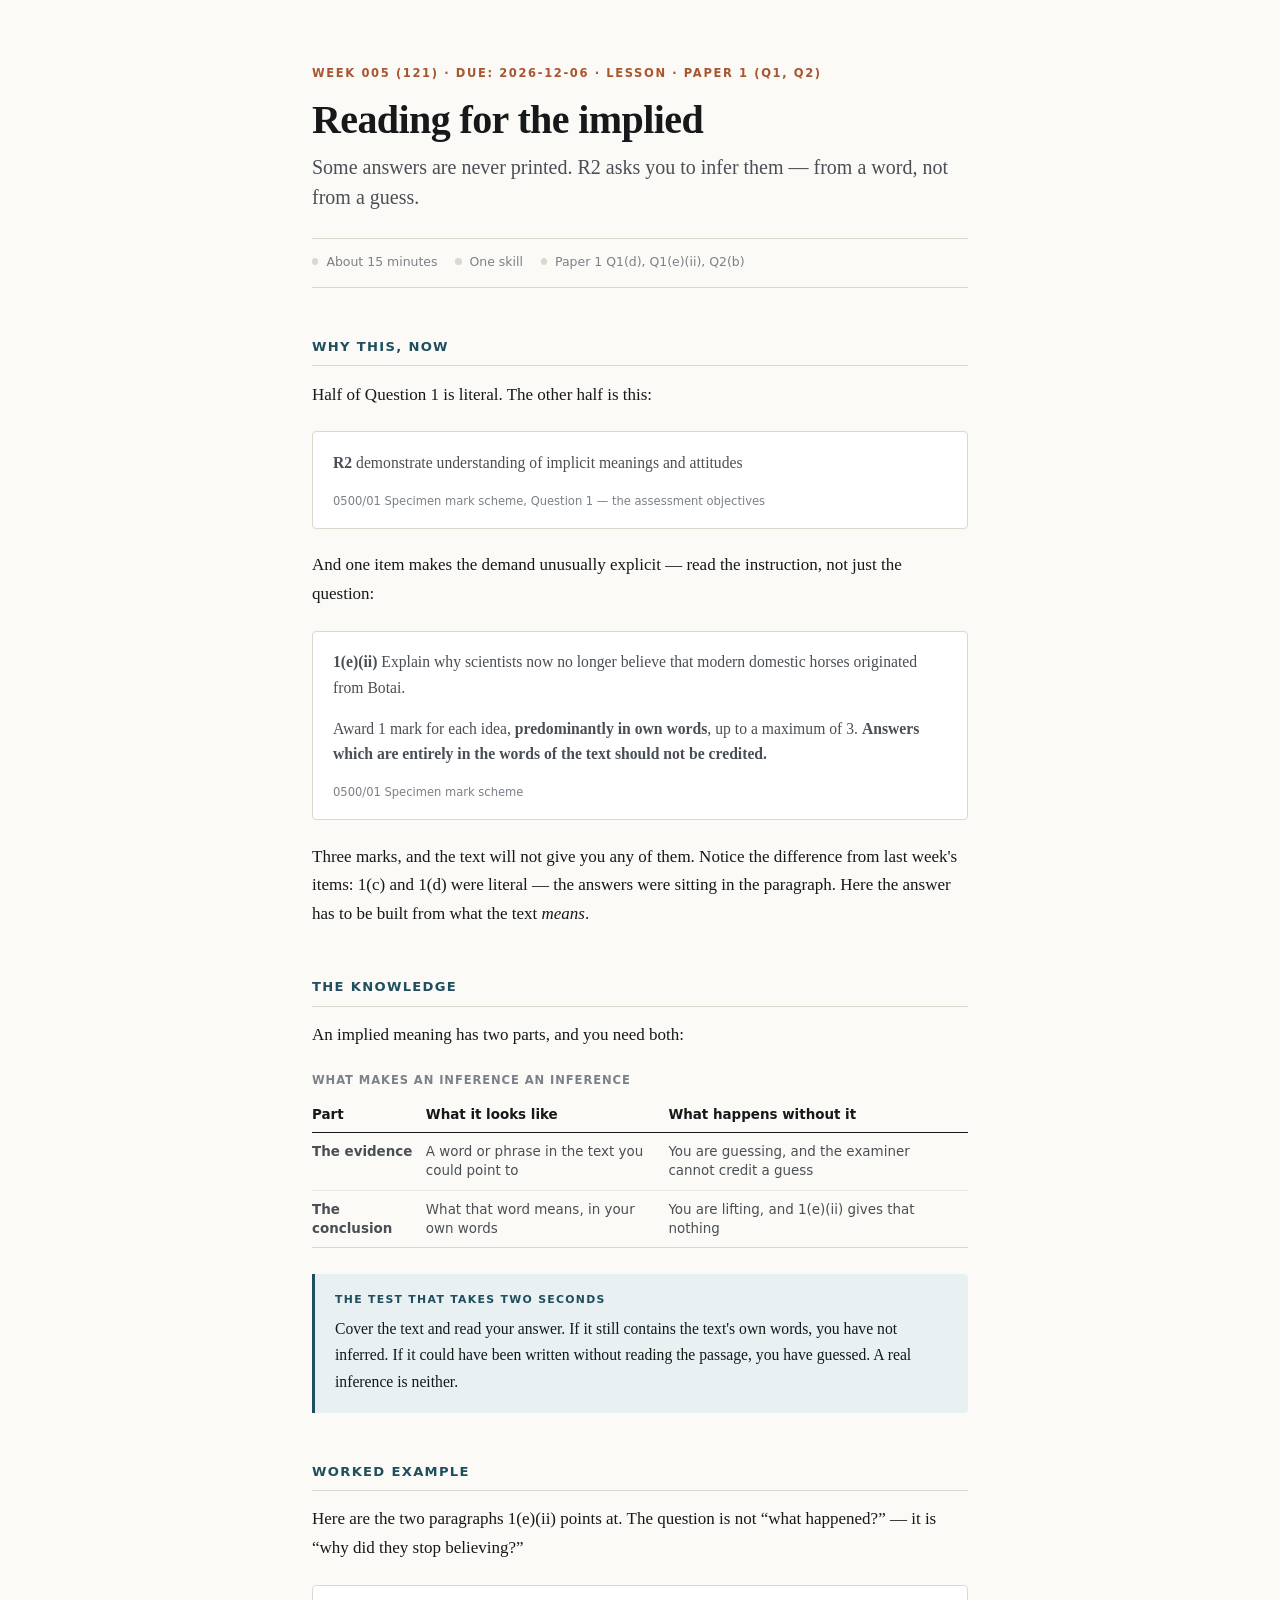
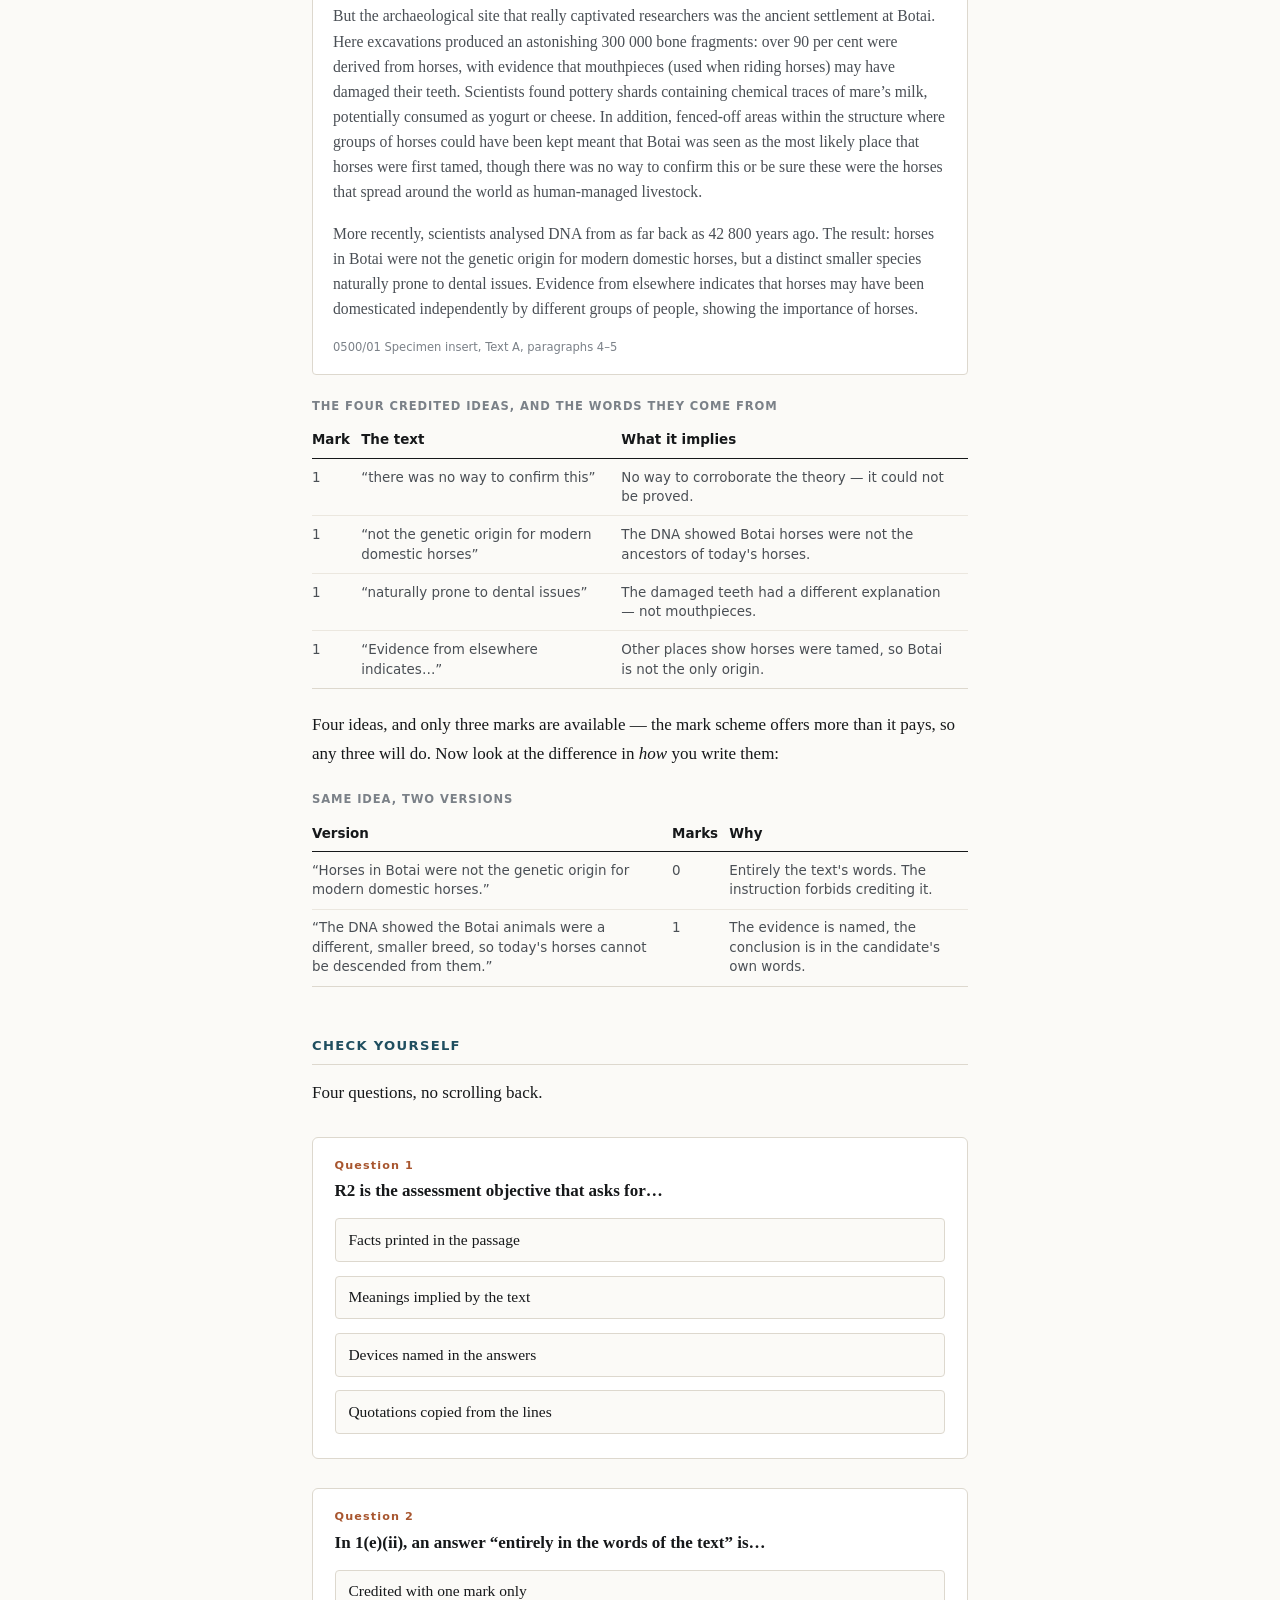
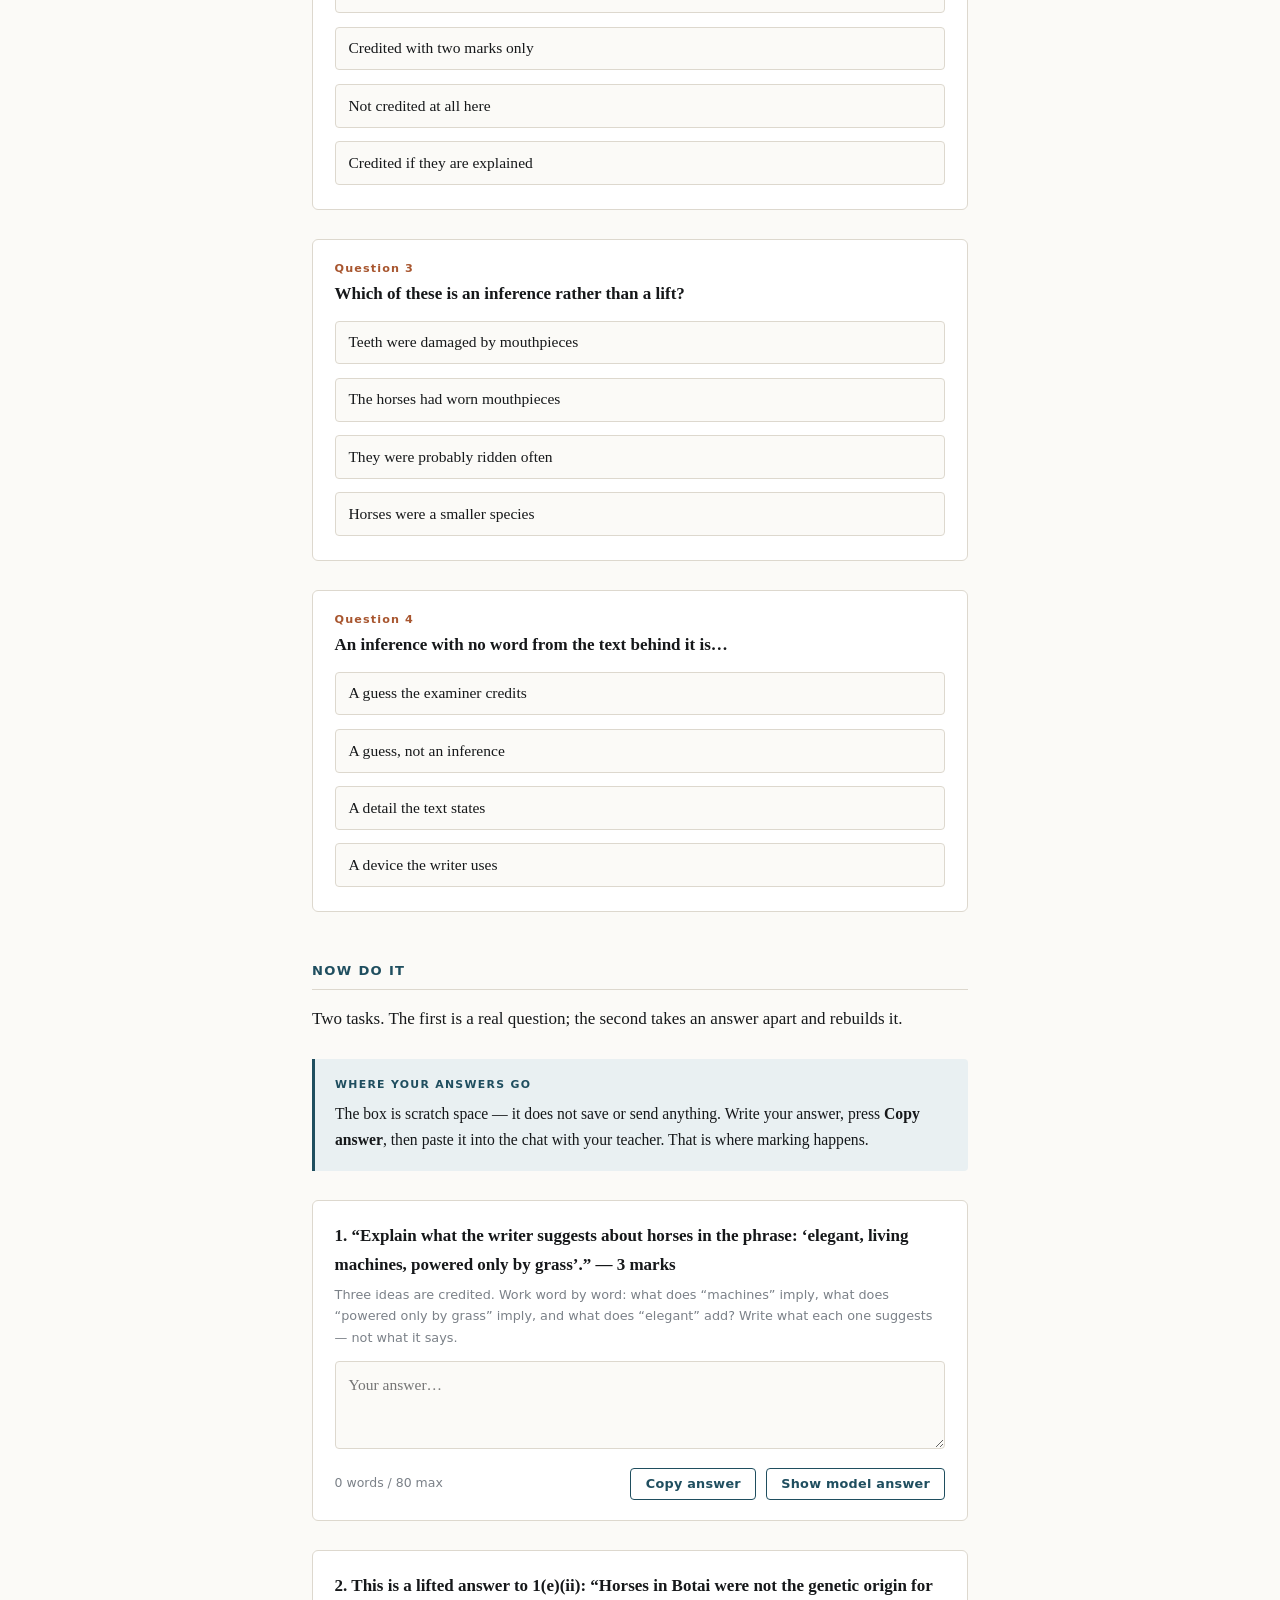
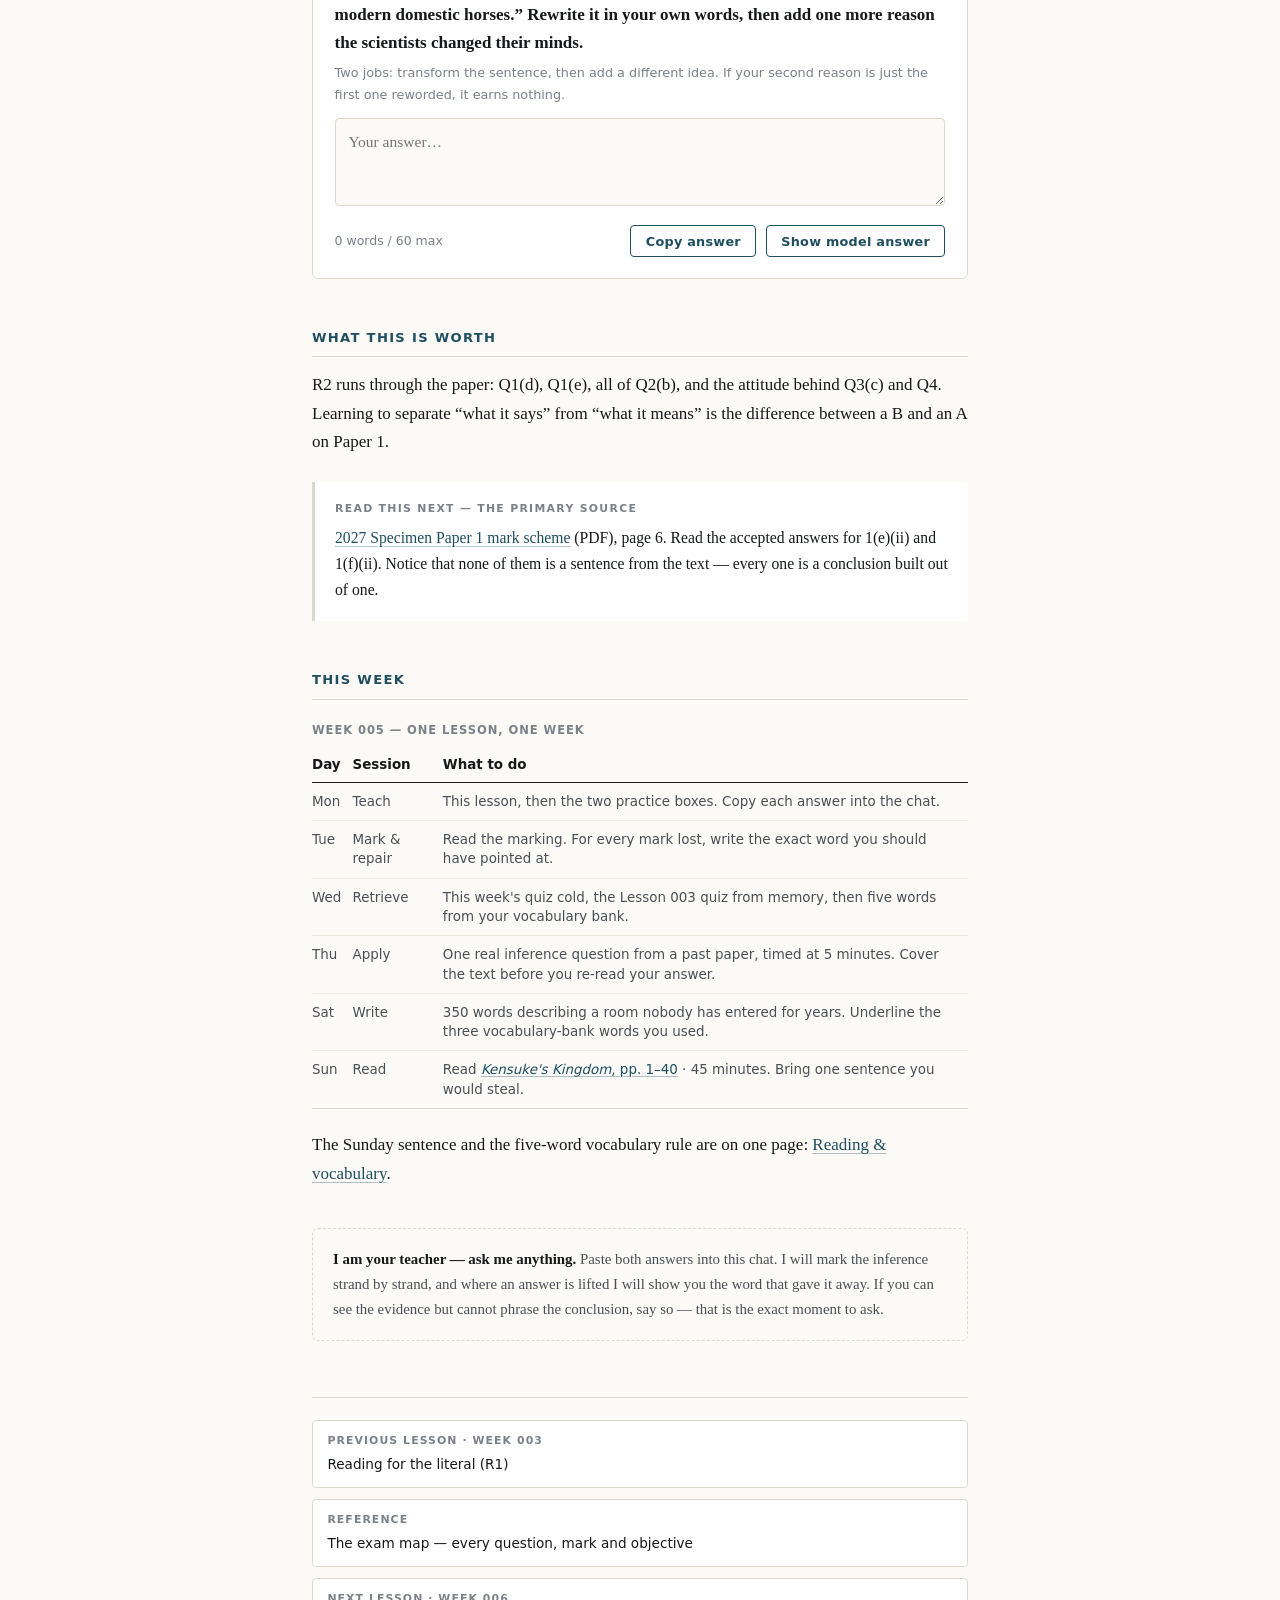
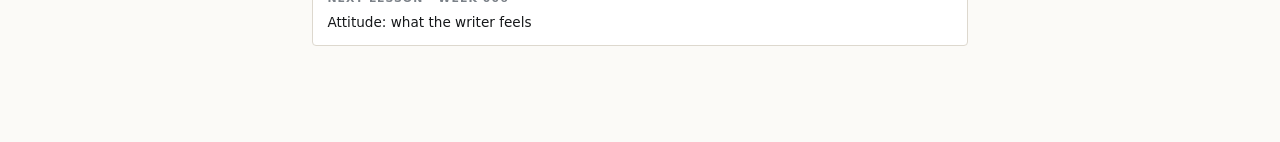
<file: lessons/005-121-2026-12-06.html>
<!DOCTYPE html>
<html lang="en">
<head>
<meta charset="utf-8">
<meta name="viewport" content="width=device-width, initial-scale=1">
<title>Lesson 005 — Reading for the implied</title>
<link rel="stylesheet" href="../assets/course.css">
<script src="../assets/quiz.js" defer></script>
</head>
<body>
<main class="page">

  <p class="eyebrow">Week 005 (121) · Due: 2026-12-06 · Lesson · Paper 1 (Q1, Q2)</p>
  <h1>Reading for the implied</h1>
  <p class="lede">Some answers are never printed. R2 asks you to infer them — from a word, not from a guess.</p>

  <div class="meta">
    <span>About 15 minutes</span>
    <span>One skill</span>
    <span>Paper 1 Q1(d), Q1(e)(ii), Q2(b)</span>
  </div>

  <h2>Why this, now</h2>

  <p>Half of Question 1 is literal. The other half is this:</p>

  <div class="extract">
    <p><strong>R2</strong> demonstrate understanding of implicit meanings and attitudes</p>
    <cite>0500/01 Specimen mark scheme, Question 1 — the assessment objectives</cite>
  </div>

  <p>And one item makes the demand unusually explicit — read the instruction, not just the question:</p>

  <div class="extract">
    <p><strong>1(e)(ii)</strong> Explain why scientists now no longer believe that modern domestic horses originated from Botai.</p>
    <p>Award 1 mark for each idea, <strong>predominantly in own words</strong>, up to a maximum of 3. <strong>Answers which are entirely in the words of the text should not be credited.</strong></p>
    <cite>0500/01 Specimen mark scheme</cite>
  </div>

  <p>Three marks, and the text will not give you any of them. Notice the difference from last week's items: 1(c) and 1(d) were literal — the answers were sitting in the paragraph. Here the answer has to be built from what the text <em>means</em>.</p>

  <h2>The knowledge</h2>

  <p>An implied meaning has two parts, and you need both:</p>

  <div class="table-wrap">
  <table>
    <caption>What makes an inference an inference</caption>
    <thead><tr><th>Part</th><th>What it looks like</th><th>What happens without it</th></tr></thead>
    <tbody>
      <tr><td><strong>The evidence</strong></td><td>A word or phrase in the text you could point to</td><td>You are guessing, and the examiner cannot credit a guess</td></tr>
      <tr><td><strong>The conclusion</strong></td><td>What that word means, in your own words</td><td>You are lifting, and 1(e)(ii) gives that nothing</td></tr>
    </tbody>
  </table>
  </div>

  <div class="callout">
    <span class="callout__label">The test that takes two seconds</span>
    <p>Cover the text and read your answer. If it still contains the text's own words, you have not inferred. If it could have been written without reading the passage, you have guessed. A real inference is neither.</p>
  </div>

  <h2>Worked example</h2>

  <p>Here are the two paragraphs 1(e)(ii) points at. The question is not “what happened?” — it is “why did they stop believing?”</p>

  <div class="extract">
    <p>But the archaeological site that really captivated researchers was the ancient settlement at Botai. Here excavations produced an astonishing 300 000 bone fragments: over 90 per cent were derived from horses, with evidence that mouthpieces (used when riding horses) may have damaged their teeth. Scientists found pottery shards containing chemical traces of mare’s milk, potentially consumed as yogurt or cheese. In addition, fenced-off areas within the structure where groups of horses could have been kept meant that Botai was seen as the most likely place that horses were first tamed, though there was no way to confirm this or be sure these were the horses that spread around the world as human-managed livestock.</p>
    <p>More recently, scientists analysed DNA from as far back as 42 800 years ago. The result: horses in Botai were not the genetic origin for modern domestic horses, but a distinct smaller species naturally prone to dental issues. Evidence from elsewhere indicates that horses may have been domesticated independently by different groups of people, showing the importance of horses.</p>
    <cite>0500/01 Specimen insert, Text A, paragraphs 4–5</cite>
  </div>

  <div class="table-wrap">
  <table>
    <caption>The four credited ideas, and the words they come from</caption>
    <thead><tr><th class="num">Mark</th><th>The text</th><th>What it implies</th></tr></thead>
    <tbody>
      <tr><td class="num">1</td><td>“there was no way to confirm this”</td><td>No way to corroborate the theory — it could not be proved.</td></tr>
      <tr><td class="num">1</td><td>“not the genetic origin for modern domestic horses”</td><td>The DNA showed Botai horses were not the ancestors of today's horses.</td></tr>
      <tr><td class="num">1</td><td>“naturally prone to dental issues”</td><td>The damaged teeth had a different explanation — not mouthpieces.</td></tr>
      <tr><td class="num">1</td><td>“Evidence from elsewhere indicates…”</td><td>Other places show horses were tamed, so Botai is not the only origin.</td></tr>
    </tbody>
  </table>
  </div>

  <p>Four ideas, and only three marks are available — the mark scheme offers more than it pays, so any three will do. Now look at the difference in <em>how</em> you write them:</p>

  <div class="table-wrap">
  <table>
    <caption>Same idea, two versions</caption>
    <thead><tr><th>Version</th><th class="num">Marks</th><th>Why</th></tr></thead>
    <tbody>
      <tr><td>“Horses in Botai were not the genetic origin for modern domestic horses.”</td><td class="num">0</td><td>Entirely the text's words. The instruction forbids crediting it.</td></tr>
      <tr><td>“The DNA showed the Botai animals were a different, smaller breed, so today's horses cannot be descended from them.”</td><td class="num">1</td><td>The evidence is named, the conclusion is in the candidate's own words.</td></tr>
    </tbody>
  </table>
  </div>

  <h2>Check yourself</h2>

  <p>Four questions, no scrolling back.</p>

  <div class="quiz">
    <p class="quiz__prompt"><span class="quiz__num">Question 1</span>R2 is the assessment objective that asks for…</p>
    <ul class="quiz__options">
      <li><button class="quiz__option" data-why="Facts printed in the passage are R1 — the literal skill from last week.">Facts printed in the passage</button></li>
      <li><button class="quiz__option" data-correct data-why="Implicit meanings are not stated; they are implied by what is. R2 also covers attitudes — the next two lessons.">Meanings implied by the text</button></li>
      <li><button class="quiz__option" data-why="Naming devices is not an objective on its own. R4 asks what they achieve, which is a different question.">Devices named in the answers</button></li>
      <li><button class="quiz__option" data-why="Quotations are evidence, never the answer. In 1(e)(ii) they score nothing at all.">Quotations copied from the lines</button></li>
    </ul>
    <div class="quiz__feedback" hidden></div>
  </div>

  <div class="quiz">
    <p class="quiz__prompt"><span class="quiz__num">Question 2</span>In 1(e)(ii), an answer “entirely in the words of the text” is…</p>
    <ul class="quiz__options">
      <li><button class="quiz__option" data-why="The instruction does not scale the credit down; it removes it. Lifting in this item is worth nothing.">Credited with one mark only</button></li>
      <li><button class="quiz__option" data-why="There is no partial credit for lifting here. The mark scheme says “should not be credited”, full stop.">Credited with two marks only</button></li>
      <li><button class="quiz__option" data-correct data-why="“Answers which are entirely in the words of the text should not be credited.” The item exists to test transformation.">Not credited at all here</button></li>
      <li><button class="quiz__option" data-why="A fully explained lift is still a lift. Explanation does not convert the text's words into your own.">Credited if they are explained</button></li>
    </ul>
    <div class="quiz__feedback" hidden></div>
  </div>

  <div class="quiz">
    <p class="quiz__prompt"><span class="quiz__num">Question 3</span>Which of these is an inference rather than a lift?</p>
    <ul class="quiz__options">
      <li><button class="quiz__option" data-why="The paragraph says exactly this. It is a fact to retrieve, not a meaning to infer.">Teeth were damaged by mouthpieces</button></li>
      <li><button class="quiz__option" data-why="This repeats the text's own claim about mouthpieces. Correct, and still a lift.">The horses had worn mouthpieces</button></li>
      <li><button class="quiz__option" data-correct data-why="The text never says how often the horses were ridden. The conclusion is built from the evidence — which is what inference means.">They were probably ridden often</button></li>
      <li><button class="quiz__option" data-why="This is stated outright: “a distinct smaller species”. Retrieval, not inference.">Horses were a smaller species</button></li>
    </ul>
    <div class="quiz__feedback" hidden></div>
  </div>

  <div class="quiz">
    <p class="quiz__prompt"><span class="quiz__num">Question 4</span>An inference with no word from the text behind it is…</p>
    <ul class="quiz__options">
      <li><button class="quiz__option" data-why="The examiner can only credit what is “clearly related to and derived from the texts”. An unsupported guess fails that test.">A guess the examiner credits</button></li>
      <li><button class="quiz__option" data-correct data-why="Inference is evidence plus conclusion. Remove the evidence and what remains is a guess, however sensible it sounds.">A guess, not an inference</button></li>
      <li><button class="quiz__option" data-why="A stated detail is the opposite problem: it is too literal to be an inference at all.">A detail the text states</button></li>
      <li><button class="quiz__option" data-why="Devices belong to R4. This question is about whether the answer is grounded in the text.">A device the writer uses</button></li>
    </ul>
    <div class="quiz__feedback" hidden></div>
  </div>

  <h2>Now do it</h2>

  <p>Two tasks. The first is a real question; the second takes an answer apart and rebuilds it.</p>

  <div class="callout">
    <span class="callout__label">Where your answers go</span>
    <p>The box is scratch space — it does not save or send anything. Write your answer, press <strong>Copy answer</strong>, then paste it into the chat with your teacher. That is where marking happens.</p>
  </div>

  <div class="practice" data-practice data-max="80" data-q="1">
    <p class="practice__prompt">1. “Explain what the writer suggests about horses in the phrase: ‘elegant, living machines, powered only by grass’.” — 3 marks</p>
    <p class="practice__hint">Three ideas are credited. Work word by word: what does “machines” imply, what does “powered only by grass” imply, and what does “elegant” add? Write what each one suggests — not what it says.</p>
    <textarea placeholder="Your answer…"></textarea>
    <div class="practice__bar">
      <span class="wordcount">0 words</span>
      <button class="btn btn--ghost" data-reveal>Show model answer</button>
    </div>
    <div class="model" hidden>
      <span class="model__label">Accepted ideas — 1 mark each, any three</span>
      <p>• beautiful creatures<br>
         • industrial strength levels<br>
         • incredible to think they are fuelled naturally<br>
         • environmentally sound form of transport / green form of energy — horsepower</p>
      <p>A full-mark shape: “Calling a horse a machine suggests it worked with the strength of an engine, while ‘powered only by grass’ makes that strength seem impossible — no fuel, no factory, just a field.”</p>
    </div>
  </div>

  <div class="practice" data-practice data-max="60" data-q="2">
    <p class="practice__prompt">2. This is a lifted answer to 1(e)(ii): “Horses in Botai were not the genetic origin for modern domestic horses.” Rewrite it in your own words, then add one more reason the scientists changed their minds.</p>
    <p class="practice__hint">Two jobs: transform the sentence, then add a different idea. If your second reason is just the first one reworded, it earns nothing.</p>
    <textarea placeholder="Your answer…"></textarea>
    <div class="practice__bar">
      <span class="wordcount">0 words</span>
      <button class="btn btn--ghost" data-reveal>Show model answer</button>
    </div>
    <div class="model" hidden>
      <span class="model__label">Model — 2 marks</span>
      <p>“The DNA showed the Botai animals were a separate, smaller breed, so today's horses cannot have descended from them. Their worn teeth also have a natural explanation: that breed was prone to dental problems, so the damage is not proof that people rode them.”</p>
      <p>Mark 1 for the transformed DNA point; mark 2 for the teeth. The second sentence does real work — it removes the evidence that made Botai look convincing in the first place.</p>
    </div>
  </div>

  <h2>What this is worth</h2>

  <p>R2 runs through the paper: Q1(d), Q1(e), all of Q2(b), and the attitude behind Q3(c) and Q4. Learning to separate “what it says” from “what it means” is the difference between a B and an A on Paper 1.</p>

  <div class="callout callout--source">
    <span class="callout__label">Read this next — the primary source</span>
    <p><a href="https://www.cambridgeinternational.org/Images/718838-2027-specimen-paper-1-mark-scheme.pdf">2027 Specimen Paper 1 mark scheme</a> (PDF), page 6. Read the accepted answers for 1(e)(ii) and 1(f)(ii). Notice that none of them is a sentence from the text — every one is a conclusion built out of one.</p>
  </div>

  <h2>This week</h2>

  <div class="table-wrap">
  <table>
    <caption>Week 005 — one lesson, one week</caption>
    <thead><tr><th>Day</th><th>Session</th><th>What to do</th></tr></thead>
    <tbody>
      <tr><td>Mon</td><td>Teach</td><td>This lesson, then the two practice boxes. Copy each answer into the chat.</td></tr>
      <tr><td>Tue</td><td>Mark &amp; repair</td><td>Read the marking. For every mark lost, write the exact word you should have pointed at.</td></tr>
      <tr><td>Wed</td><td>Retrieve</td><td>This week's quiz cold, the Lesson 003 quiz from memory, then five words from your vocabulary bank.</td></tr>
      <tr><td>Thu</td><td>Apply</td><td>One real inference question from a past paper, timed at 5 minutes. Cover the text before you re-read your answer.</td></tr>
      <tr><td>Sat</td><td>Write</td><td>350 words describing a room nobody has entered for years. Underline the three vocabulary-bank words you used.</td></tr>
      <tr><td>Sun</td><td>Read</td><td>Read <a href="../reference/reading.html"><em>Kensuke's Kingdom</em>, pp. 1–40</a> · 45 minutes. Bring one sentence you would steal.</td></tr>
    </tbody>
  </table>
  </div>

  <p>The Sunday sentence and the five-word vocabulary rule are on one page: <a href="../reference/reading.html">Reading &amp; vocabulary</a>.</p>

  <div class="ask-teacher">
    <p><strong>I am your teacher — ask me anything.</strong> Paste both answers into this chat. I will mark the inference strand by strand, and where an answer is lifted I will show you the word that gave it away. If you can see the evidence but cannot phrase the conclusion, say so — that is the exact moment to ask.</p>
  </div>

  <nav class="footer-nav no-print">
    <a href="../lessons/003-121-2026-11-22.html">
      <span class="dir">Previous lesson · Week 003</span>
      Reading for the literal (R1)
    </a>
    <a href="../reference/exam-map.html">
      <span class="dir">Reference</span>
      The exam map — every question, mark and objective
    </a>
    <a href="../lessons/006-121-2026-12-13.html">
      <span class="dir">Next lesson · Week 006</span>
      Attitude: what the writer feels
    </a>
  </nav>

</main>
</body>
</html>
</file>
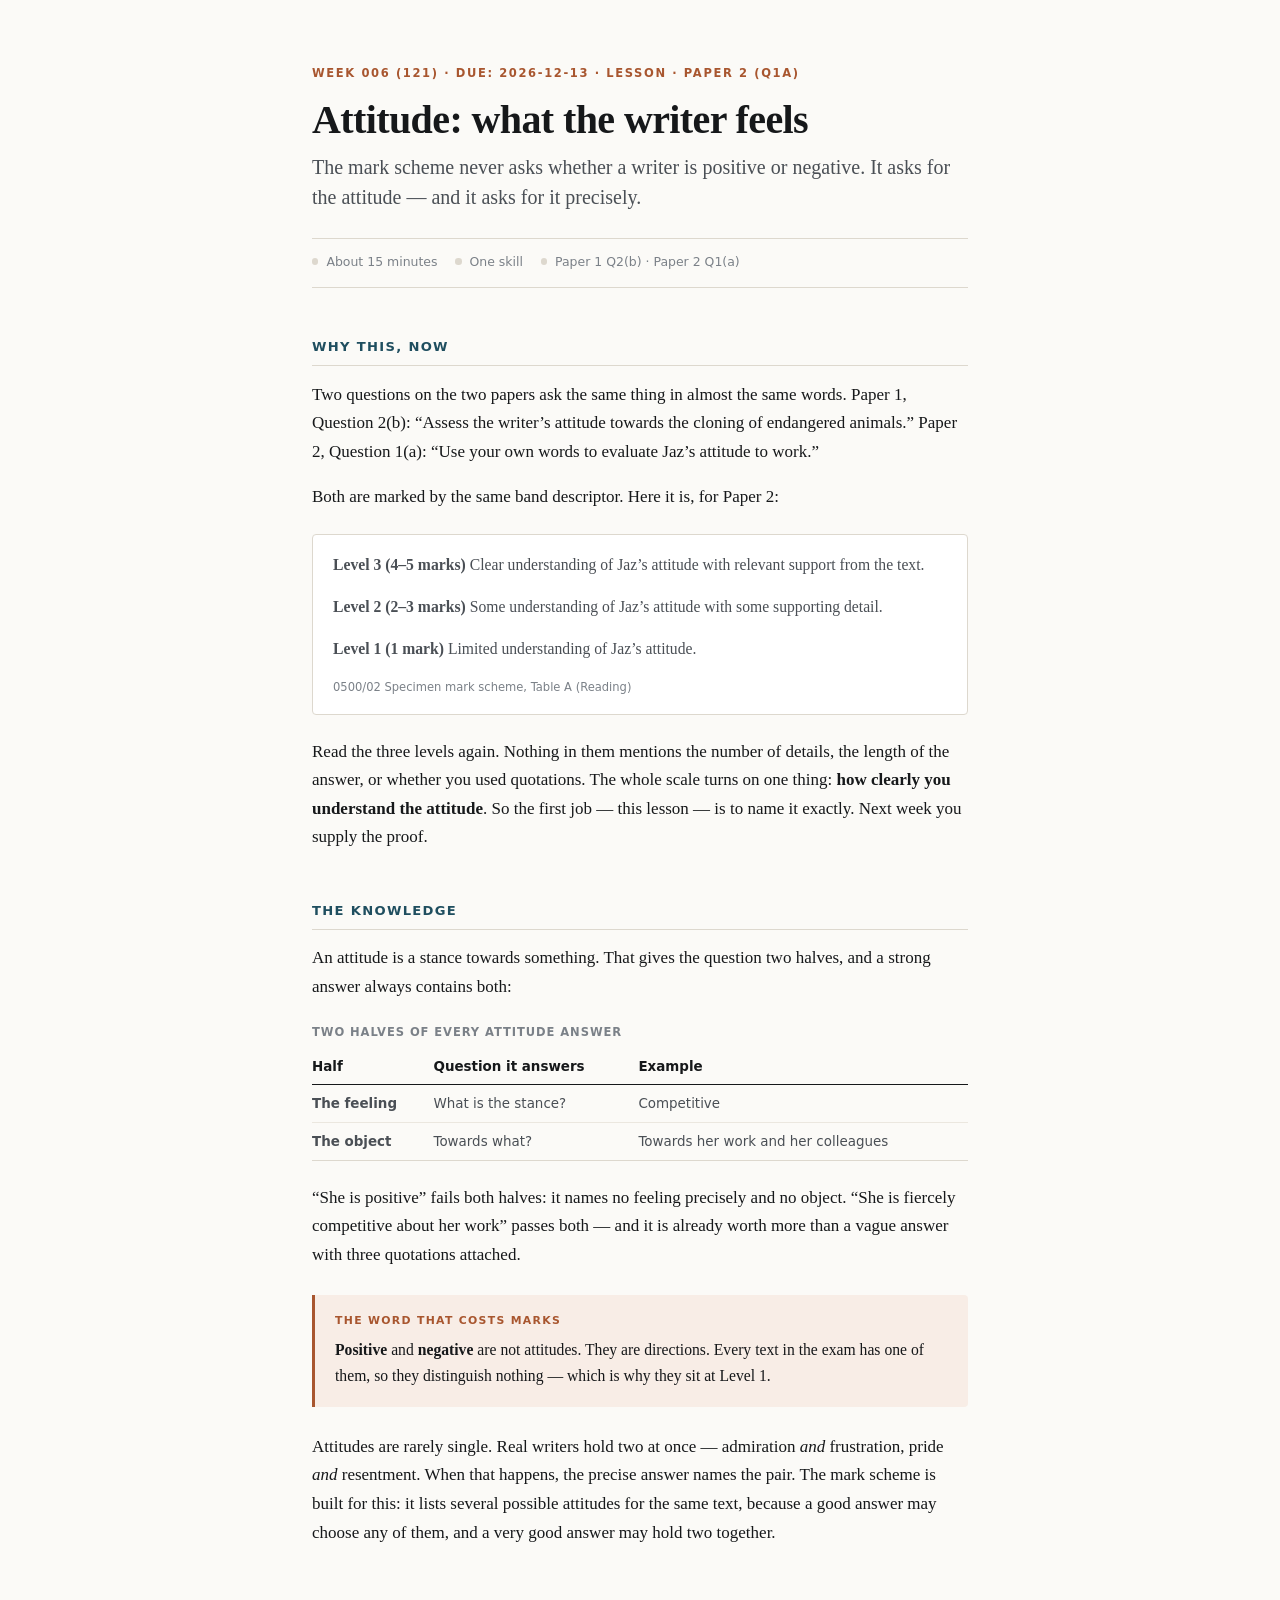
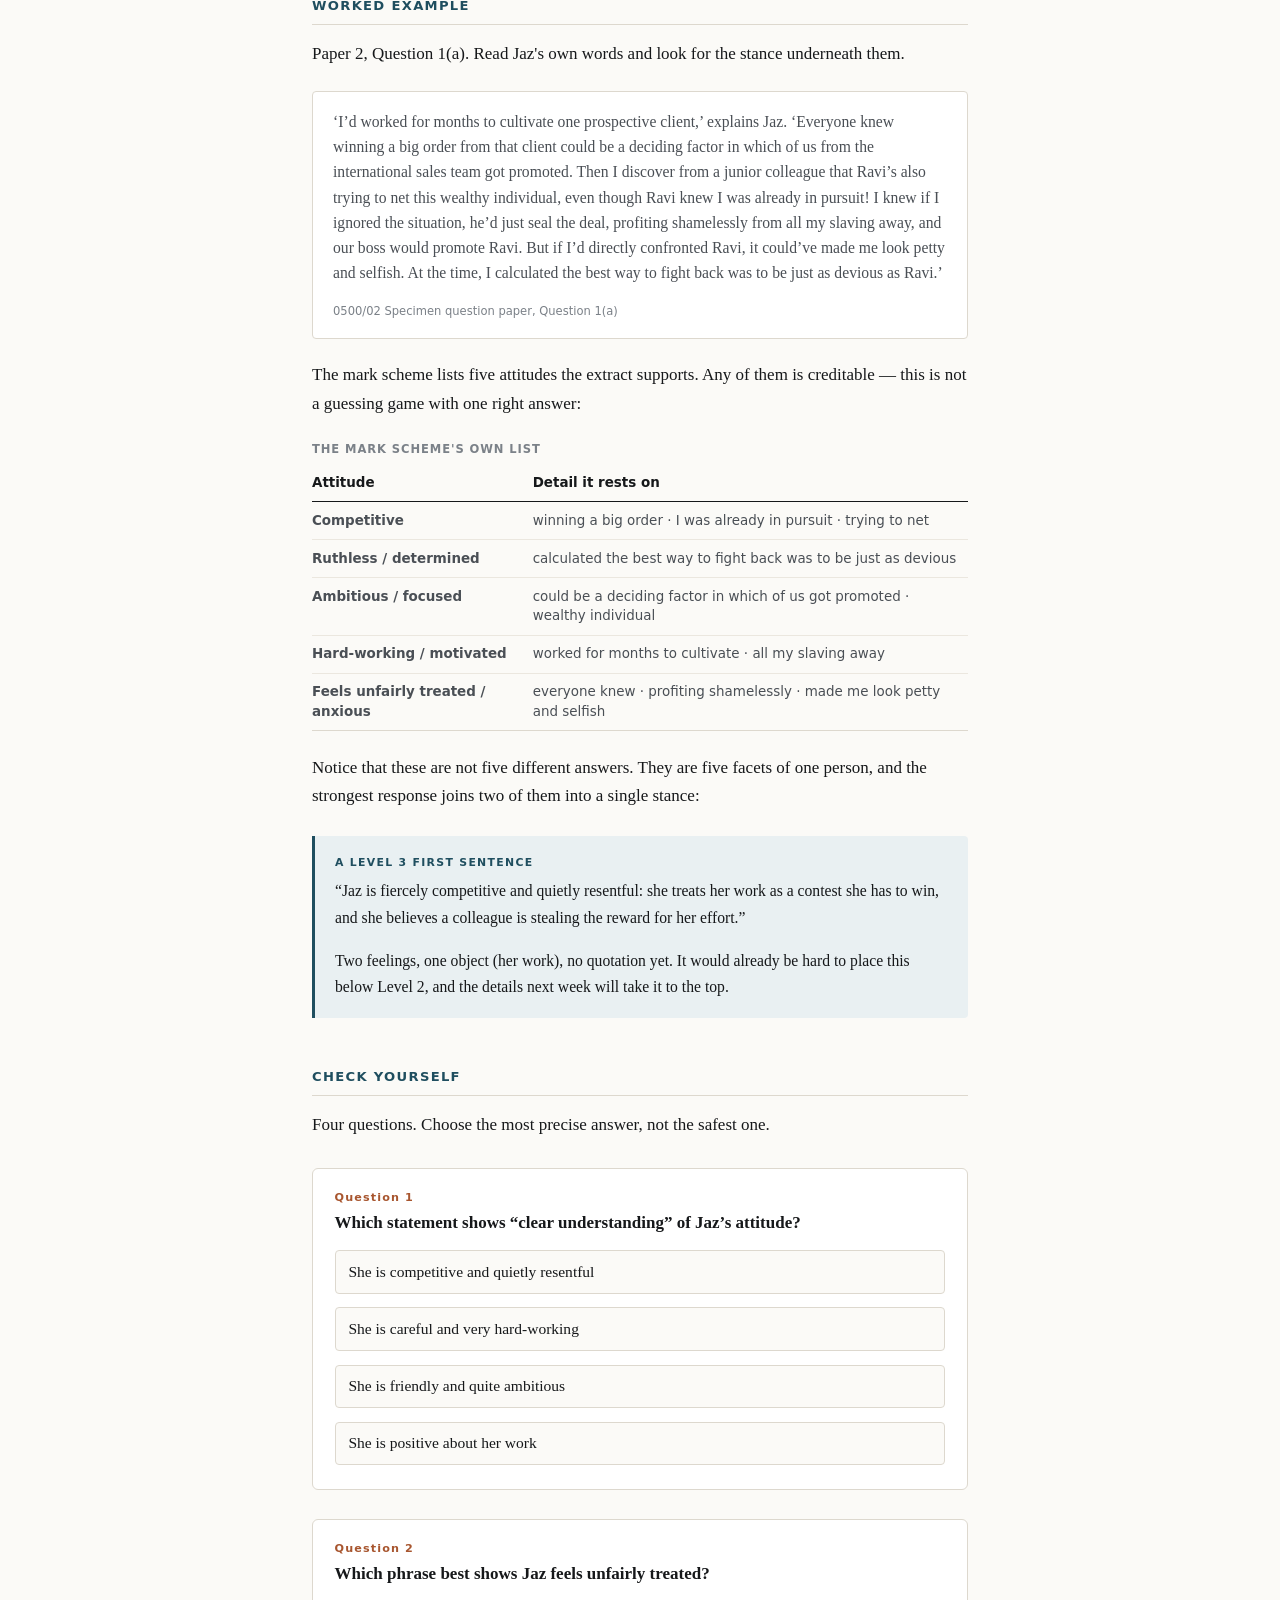
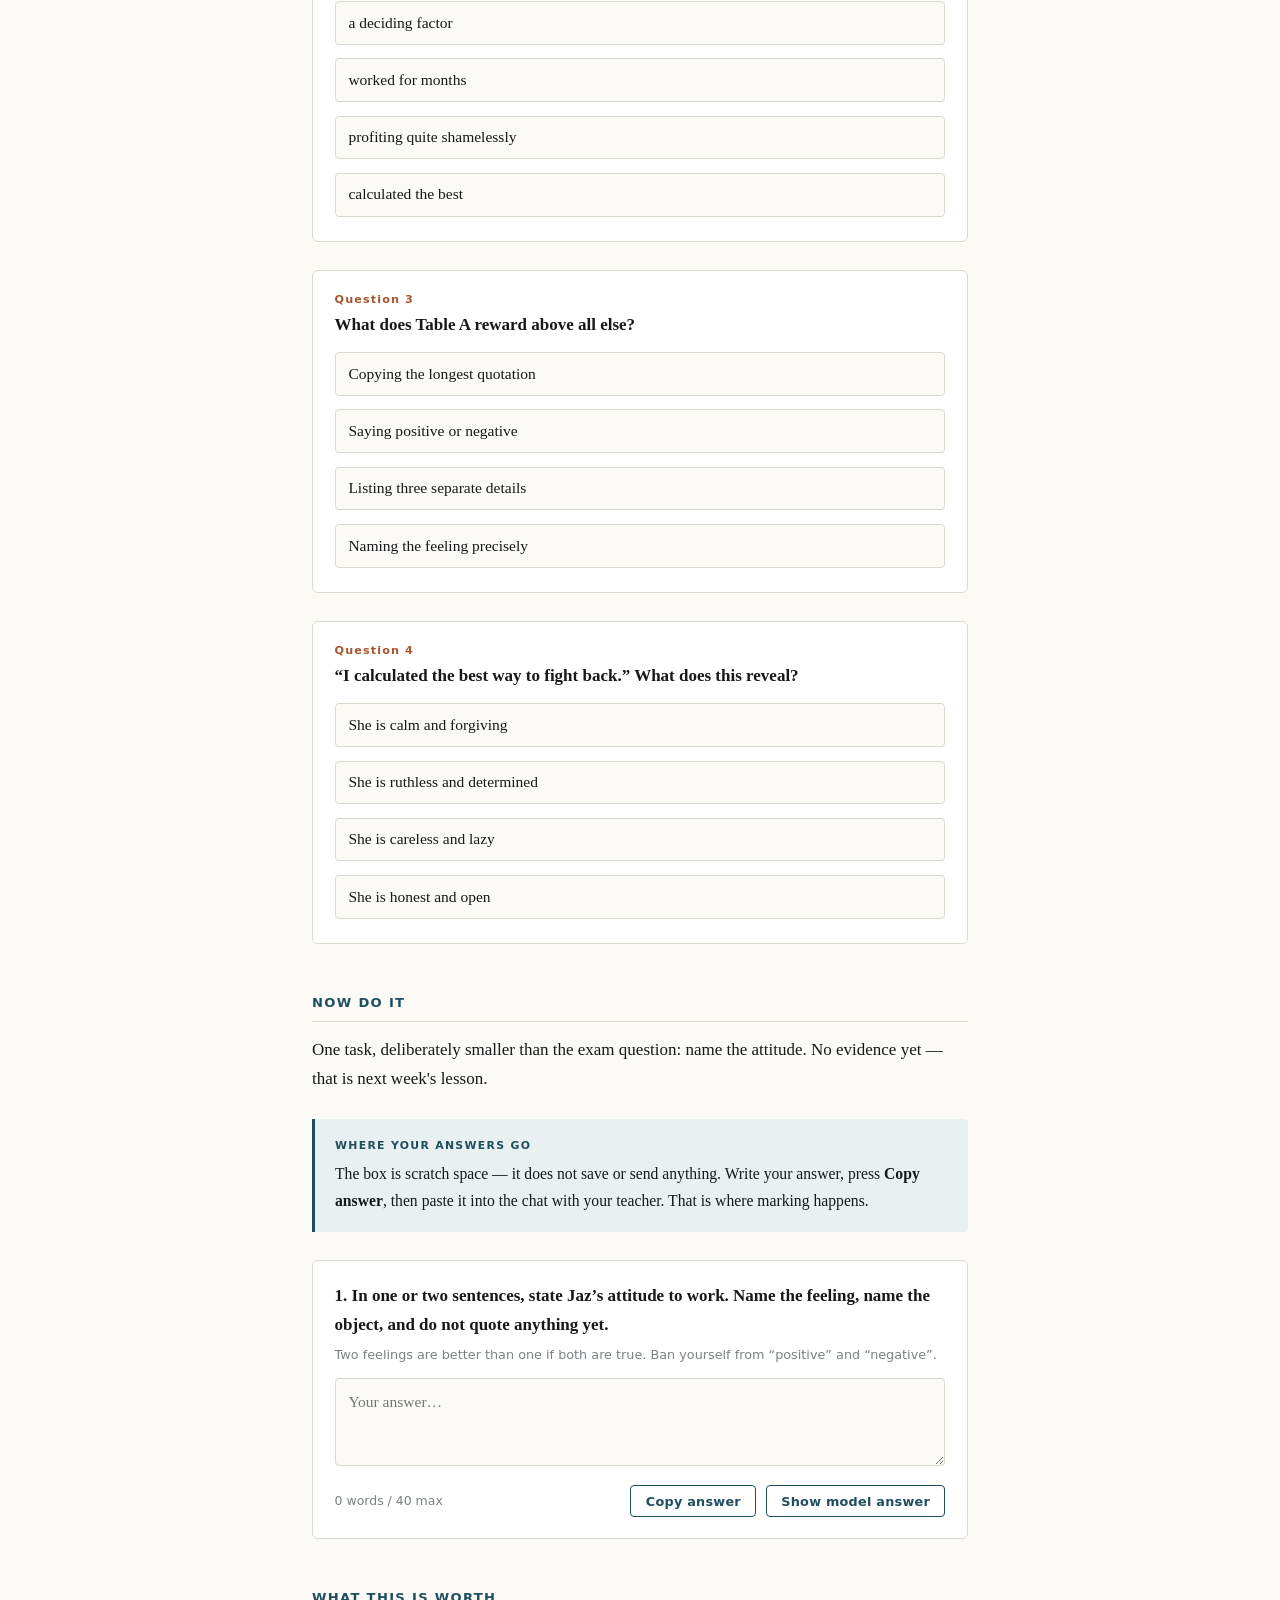
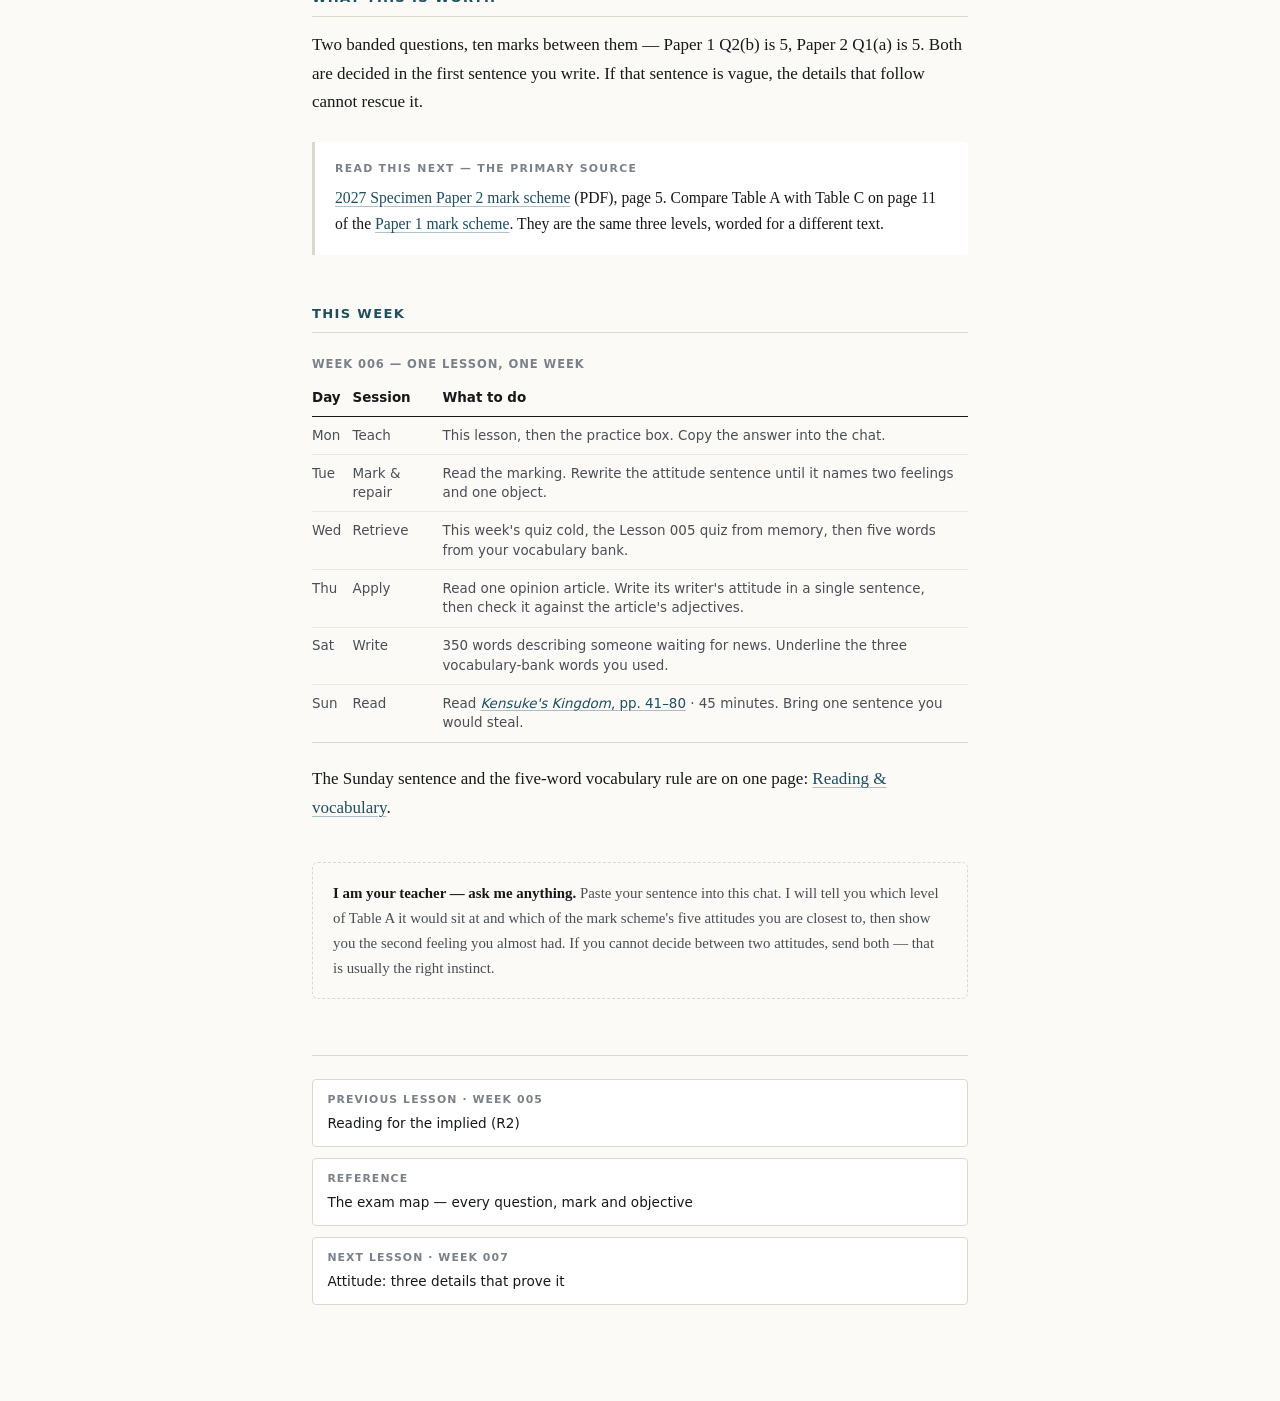
<file: lessons/006-121-2026-12-13.html>
<!DOCTYPE html>
<html lang="en">
<head>
<meta charset="utf-8">
<meta name="viewport" content="width=device-width, initial-scale=1">
<title>Lesson 006 — Attitude: what the writer feels</title>
<link rel="stylesheet" href="../assets/course.css">
<script src="../assets/quiz.js" defer></script>
</head>
<body>
<main class="page">

  <p class="eyebrow">Week 006 (121) · Due: 2026-12-13 · Lesson · Paper 2 (Q1a)</p>
  <h1>Attitude: what the writer feels</h1>
  <p class="lede">The mark scheme never asks whether a writer is positive or negative. It asks for the attitude — and it asks for it precisely.</p>

  <div class="meta">
    <span>About 15 minutes</span>
    <span>One skill</span>
    <span>Paper 1 Q2(b) · Paper 2 Q1(a)</span>
  </div>

  <h2>Why this, now</h2>

  <p>Two questions on the two papers ask the same thing in almost the same words. Paper 1, Question 2(b): “Assess the writer’s attitude towards the cloning of endangered animals.” Paper 2, Question 1(a): “Use your own words to evaluate Jaz’s attitude to work.”</p>

  <p>Both are marked by the same band descriptor. Here it is, for Paper 2:</p>

  <div class="extract">
    <p><strong>Level 3 (4–5 marks)</strong> Clear understanding of Jaz’s attitude with relevant support from the text.</p>
    <p><strong>Level 2 (2–3 marks)</strong> Some understanding of Jaz’s attitude with some supporting detail.</p>
    <p><strong>Level 1 (1 mark)</strong> Limited understanding of Jaz’s attitude.</p>
    <cite>0500/02 Specimen mark scheme, Table A (Reading)</cite>
  </div>

  <p>Read the three levels again. Nothing in them mentions the number of details, the length of the answer, or whether you used quotations. The whole scale turns on one thing: <strong>how clearly you understand the attitude</strong>. So the first job — this lesson — is to name it exactly. Next week you supply the proof.</p>

  <h2>The knowledge</h2>

  <p>An attitude is a stance towards something. That gives the question two halves, and a strong answer always contains both:</p>

  <div class="table-wrap">
  <table>
    <caption>Two halves of every attitude answer</caption>
    <thead><tr><th>Half</th><th>Question it answers</th><th>Example</th></tr></thead>
    <tbody>
      <tr><td><strong>The feeling</strong></td><td>What is the stance?</td><td>Competitive</td></tr>
      <tr><td><strong>The object</strong></td><td>Towards what?</td><td>Towards her work and her colleagues</td></tr>
    </tbody>
  </table>
  </div>

  <p>“She is positive” fails both halves: it names no feeling precisely and no object. “She is fiercely competitive about her work” passes both — and it is already worth more than a vague answer with three quotations attached.</p>

  <div class="callout callout--warn">
    <span class="callout__label">The word that costs marks</span>
    <p><strong>Positive</strong> and <strong>negative</strong> are not attitudes. They are directions. Every text in the exam has one of them, so they distinguish nothing — which is why they sit at Level 1.</p>
  </div>

  <p>Attitudes are rarely single. Real writers hold two at once — admiration <em>and</em> frustration, pride <em>and</em> resentment. When that happens, the precise answer names the pair. The mark scheme is built for this: it lists several possible attitudes for the same text, because a good answer may choose any of them, and a very good answer may hold two together.</p>

  <h2>Worked example</h2>

  <p>Paper 2, Question 1(a). Read Jaz's own words and look for the stance underneath them.</p>

  <div class="extract">
    <p>‘I’d worked for months to cultivate one prospective client,’ explains Jaz. ‘Everyone knew winning a big order from that client could be a deciding factor in which of us from the international sales team got promoted. Then I discover from a junior colleague that Ravi’s also trying to net this wealthy individual, even though Ravi knew I was already in pursuit! I knew if I ignored the situation, he’d just seal the deal, profiting shamelessly from all my slaving away, and our boss would promote Ravi. But if I’d directly confronted Ravi, it could’ve made me look petty and selfish. At the time, I calculated the best way to fight back was to be just as devious as Ravi.’</p>
    <cite>0500/02 Specimen question paper, Question 1(a)</cite>
  </div>

  <p>The mark scheme lists five attitudes the extract supports. Any of them is creditable — this is not a guessing game with one right answer:</p>

  <div class="table-wrap">
  <table>
    <caption>The mark scheme's own list</caption>
    <thead><tr><th>Attitude</th><th>Detail it rests on</th></tr></thead>
    <tbody>
      <tr><td><strong>Competitive</strong></td><td>winning a big order · I was already in pursuit · trying to net</td></tr>
      <tr><td><strong>Ruthless / determined</strong></td><td>calculated the best way to fight back was to be just as devious</td></tr>
      <tr><td><strong>Ambitious / focused</strong></td><td>could be a deciding factor in which of us got promoted · wealthy individual</td></tr>
      <tr><td><strong>Hard-working / motivated</strong></td><td>worked for months to cultivate · all my slaving away</td></tr>
      <tr><td><strong>Feels unfairly treated / anxious</strong></td><td>everyone knew · profiting shamelessly · made me look petty and selfish</td></tr>
    </tbody>
  </table>
  </div>

  <p>Notice that these are not five different answers. They are five facets of one person, and the strongest response joins two of them into a single stance:</p>

  <div class="callout">
    <span class="callout__label">A Level 3 first sentence</span>
    <p>“Jaz is fiercely competitive and quietly resentful: she treats her work as a contest she has to win, and she believes a colleague is stealing the reward for her effort.”</p>
    <p>Two feelings, one object (her work), no quotation yet. It would already be hard to place this below Level 2, and the details next week will take it to the top.</p>
  </div>

  <h2>Check yourself</h2>

  <p>Four questions. Choose the most precise answer, not the safest one.</p>

  <div class="quiz">
    <p class="quiz__prompt"><span class="quiz__num">Question 1</span>Which statement shows “clear understanding” of Jaz’s attitude?</p>
    <ul class="quiz__options">
      <li><button class="quiz__option" data-correct data-why="Two precise feelings, one clear object. This is exactly what “clear understanding” means in the descriptor.">She is competitive and quietly resentful</button></li>
      <li><button class="quiz__option" data-why="Hard-working is one of the credited ideas, but on its own it misses the resentment that drives the extract.">She is careful and very hard-working</button></li>
      <li><button class="quiz__option" data-why="Friendly contradicts the extract. Jaz is plotting against a colleague, not befriending one.">She is friendly and quite ambitious</button></li>
      <li><button class="quiz__option" data-why="Positive is a direction, not an attitude. It is the kind of answer Table A places at Level 1.">She is positive about her work</button></li>
    </ul>
    <div class="quiz__feedback" hidden></div>
  </div>

  <div class="quiz">
    <p class="quiz__prompt"><span class="quiz__num">Question 2</span>Which phrase best shows Jaz feels unfairly treated?</p>
    <ul class="quiz__options">
      <li><button class="quiz__option" data-why="This is neutral — it describes the stakes of the promotion, not her feelings about them.">a deciding factor</button></li>
      <li><button class="quiz__option" data-why="This shows hard work, not grievance. It is evidence for a different attitude on the list.">worked for months</button></li>
      <li><button class="quiz__option" data-correct data-why="“Profiting shamelessly” is Jaz's judgement that Ravi gains without deserving it — the mark scheme's “feels unfairly treated”.">profiting quite shamelessly</button></li>
      <li><button class="quiz__option" data-why="This shows calculation and ruthlessness. It is about what she will do, not about unfairness.">calculated the best</button></li>
    </ul>
    <div class="quiz__feedback" hidden></div>
  </div>

  <div class="quiz">
    <p class="quiz__prompt"><span class="quiz__num">Question 3</span>What does Table A reward above all else?</p>
    <ul class="quiz__options">
      <li><button class="quiz__option" data-why="Length is not mentioned in the descriptor. A long quotation can still leave the attitude unnamed.">Copying the longest quotation</button></li>
      <li><button class="quiz__option" data-why="These two words are directions, not attitudes. They cannot lift an answer above Level 1.">Saying positive or negative</button></li>
      <li><button class="quiz__option" data-why="Details are support, not the scale. Three details with a vague attitude still sits at Level 2.">Listing three separate details</button></li>
      <li><button class="quiz__option" data-correct data-why="Every level is worded around understanding of the attitude. Details exist to prove that understanding.">Naming the feeling precisely</button></li>
    </ul>
    <div class="quiz__feedback" hidden></div>
  </div>

  <div class="quiz">
    <p class="quiz__prompt"><span class="quiz__num">Question 4</span>“I calculated the best way to fight back.” What does this reveal?</p>
    <ul class="quiz__options">
      <li><button class="quiz__option" data-why="Calculating a fight back is the opposite of forgiveness. The verb “fight” rules this out.">She is calm and forgiving</button></li>
      <li><button class="quiz__option" data-correct data-why="“Calculated” and “fight back” together give the mark scheme's “ruthless / determined” — planned, deliberate retaliation.">She is ruthless and determined</button></li>
      <li><button class="quiz__option" data-why="Nothing here is careless. The word “calculated” is the precise opposite of careless.">She is careless and lazy</button></li>
      <li><button class="quiz__option" data-why="She is planning to be “just as devious as Ravi”, which is neither honest nor open.">She is honest and open</button></li>
    </ul>
    <div class="quiz__feedback" hidden></div>
  </div>

  <h2>Now do it</h2>

  <p>One task, deliberately smaller than the exam question: name the attitude. No evidence yet — that is next week's lesson.</p>

  <div class="callout">
    <span class="callout__label">Where your answers go</span>
    <p>The box is scratch space — it does not save or send anything. Write your answer, press <strong>Copy answer</strong>, then paste it into the chat with your teacher. That is where marking happens.</p>
  </div>

  <div class="practice" data-practice data-max="40" data-q="1">
    <p class="practice__prompt">1. In one or two sentences, state Jaz’s attitude to work. Name the feeling, name the object, and do not quote anything yet.</p>
    <p class="practice__hint">Two feelings are better than one if both are true. Ban yourself from “positive” and “negative”.</p>
    <textarea placeholder="Your answer…"></textarea>
    <div class="practice__bar">
      <span class="wordcount">0 words</span>
      <button class="btn btn--ghost" data-reveal>Show model answer</button>
    </div>
    <div class="model" hidden>
      <span class="model__label">Model — a Level 3 opening</span>
      <p>“Jaz is fiercely competitive and quietly resentful: she treats her work as a contest she has to win, and she believes a colleague is stealing the reward for her effort.”</p>
      <p>Any two of the mark scheme's five attitudes would work here — competitive, ruthless, ambitious, hard-working, unfairly treated — provided you name them precisely and attach them to work. What would not work: “She has a positive attitude to her job.”</p>
    </div>
  </div>

  <h2>What this is worth</h2>

  <p>Two banded questions, ten marks between them — Paper 1 Q2(b) is 5, Paper 2 Q1(a) is 5. Both are decided in the first sentence you write. If that sentence is vague, the details that follow cannot rescue it.</p>

  <div class="callout callout--source">
    <span class="callout__label">Read this next — the primary source</span>
    <p><a href="https://www.cambridgeinternational.org/Images/718839-2027-specimen-paper-2-mark-scheme.pdf">2027 Specimen Paper 2 mark scheme</a> (PDF), page 5. Compare Table A with Table C on page 11 of the <a href="https://www.cambridgeinternational.org/Images/718838-2027-specimen-paper-1-mark-scheme.pdf">Paper 1 mark scheme</a>. They are the same three levels, worded for a different text.</p>
  </div>

  <h2>This week</h2>

  <div class="table-wrap">
  <table>
    <caption>Week 006 — one lesson, one week</caption>
    <thead><tr><th>Day</th><th>Session</th><th>What to do</th></tr></thead>
    <tbody>
      <tr><td>Mon</td><td>Teach</td><td>This lesson, then the practice box. Copy the answer into the chat.</td></tr>
      <tr><td>Tue</td><td>Mark &amp; repair</td><td>Read the marking. Rewrite the attitude sentence until it names two feelings and one object.</td></tr>
      <tr><td>Wed</td><td>Retrieve</td><td>This week's quiz cold, the Lesson 005 quiz from memory, then five words from your vocabulary bank.</td></tr>
      <tr><td>Thu</td><td>Apply</td><td>Read one opinion article. Write its writer's attitude in a single sentence, then check it against the article's adjectives.</td></tr>
      <tr><td>Sat</td><td>Write</td><td>350 words describing someone waiting for news. Underline the three vocabulary-bank words you used.</td></tr>
      <tr><td>Sun</td><td>Read</td><td>Read <a href="../reference/reading.html"><em>Kensuke's Kingdom</em>, pp. 41–80</a> · 45 minutes. Bring one sentence you would steal.</td></tr>
    </tbody>
  </table>
  </div>

  <p>The Sunday sentence and the five-word vocabulary rule are on one page: <a href="../reference/reading.html">Reading &amp; vocabulary</a>.</p>

  <div class="ask-teacher">
    <p><strong>I am your teacher — ask me anything.</strong> Paste your sentence into this chat. I will tell you which level of Table A it would sit at and which of the mark scheme's five attitudes you are closest to, then show you the second feeling you almost had. If you cannot decide between two attitudes, send both — that is usually the right instinct.</p>
  </div>

  <nav class="footer-nav no-print">
    <a href="../lessons/005-121-2026-12-06.html">
      <span class="dir">Previous lesson · Week 005</span>
      Reading for the implied (R2)
    </a>
    <a href="../reference/exam-map.html">
      <span class="dir">Reference</span>
      The exam map — every question, mark and objective
    </a>
    <a href="../lessons/007-121-2026-12-20.html">
      <span class="dir">Next lesson · Week 007</span>
      Attitude: three details that prove it
    </a>
  </nav>

</main>
</body>
</html>
</file>
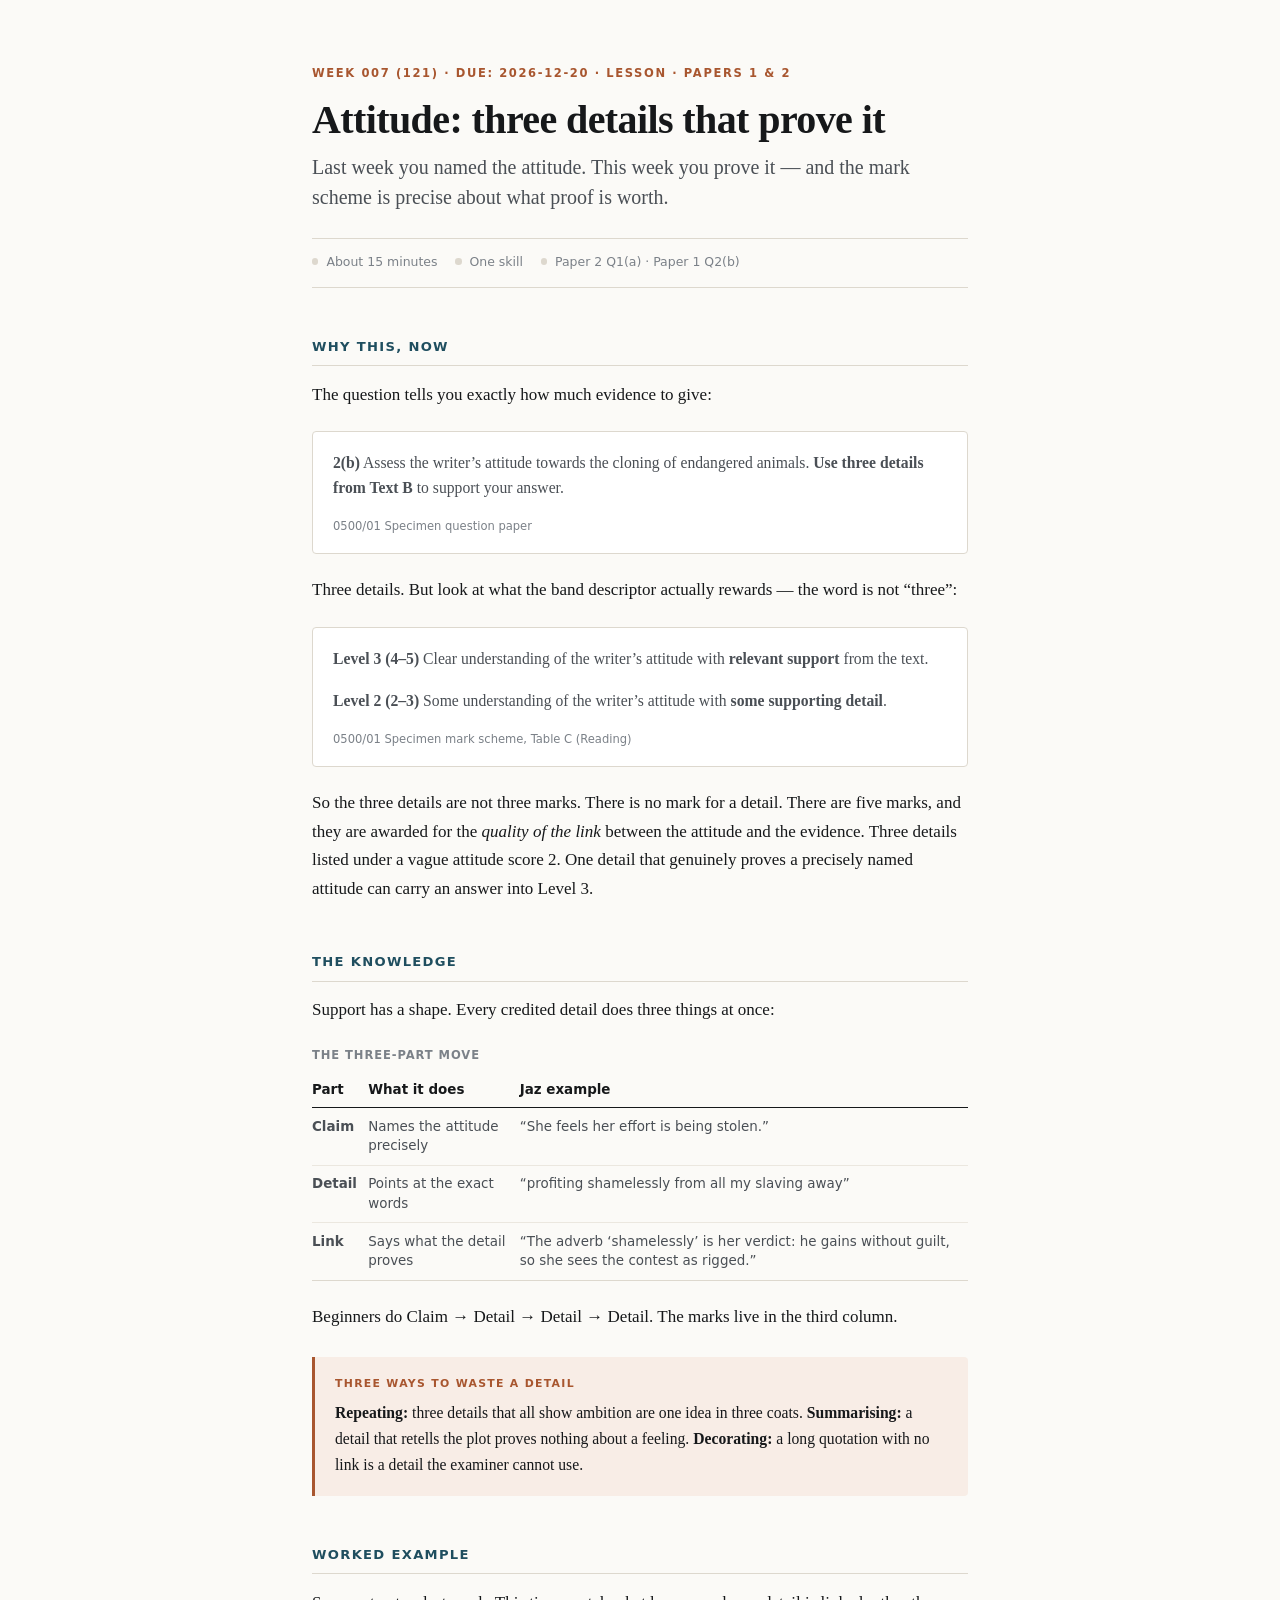
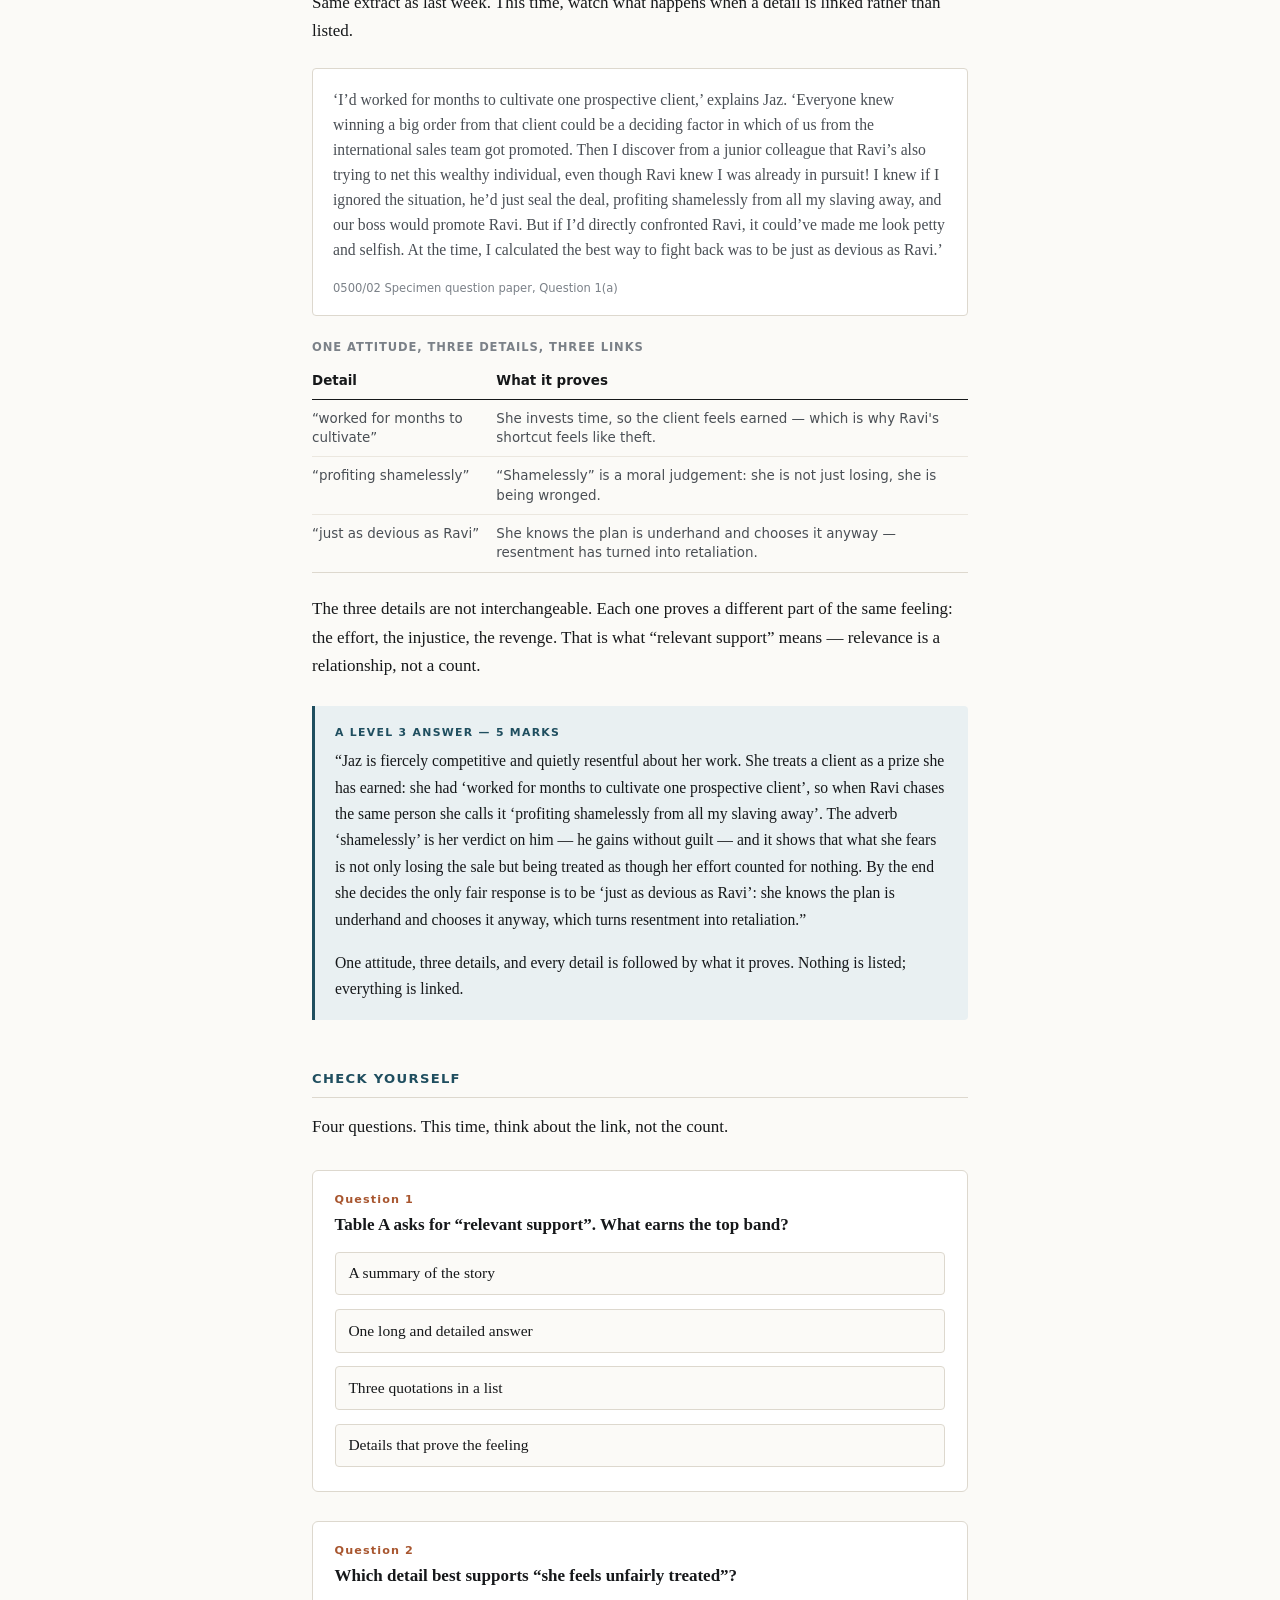
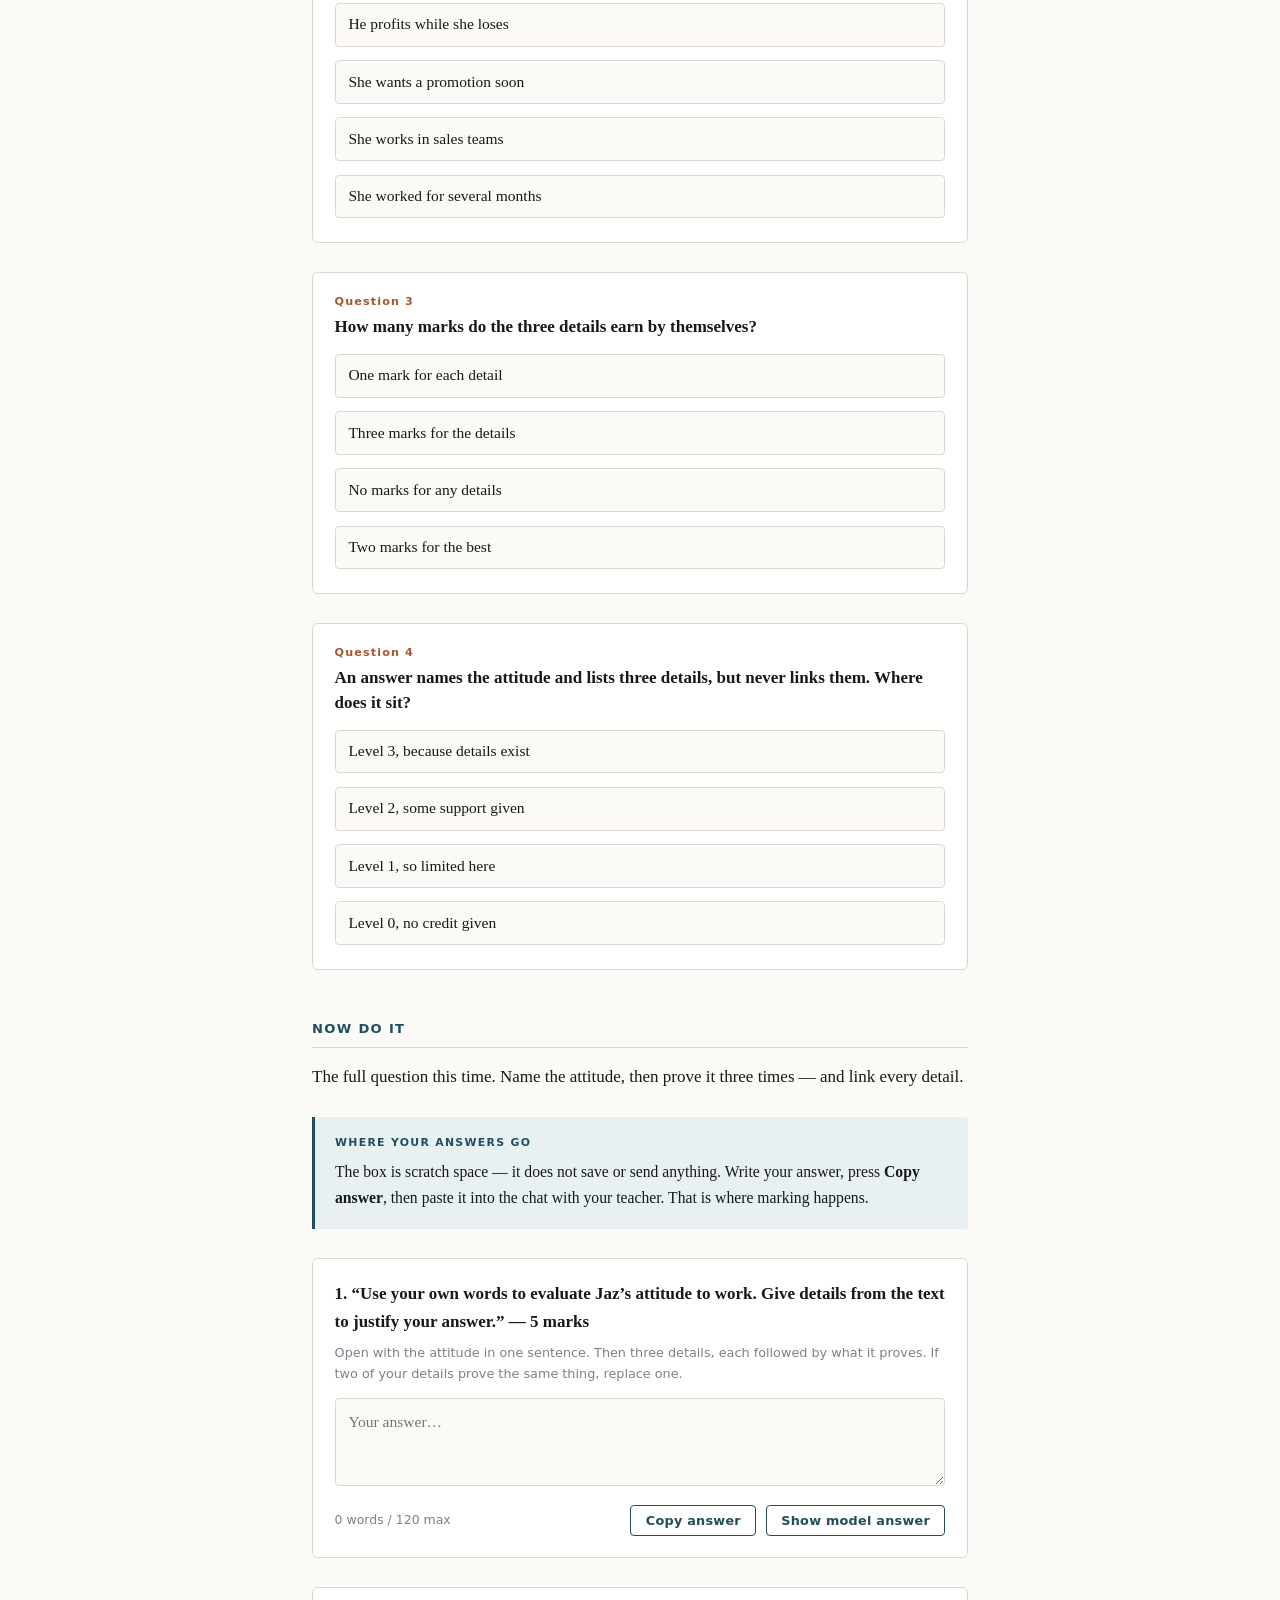
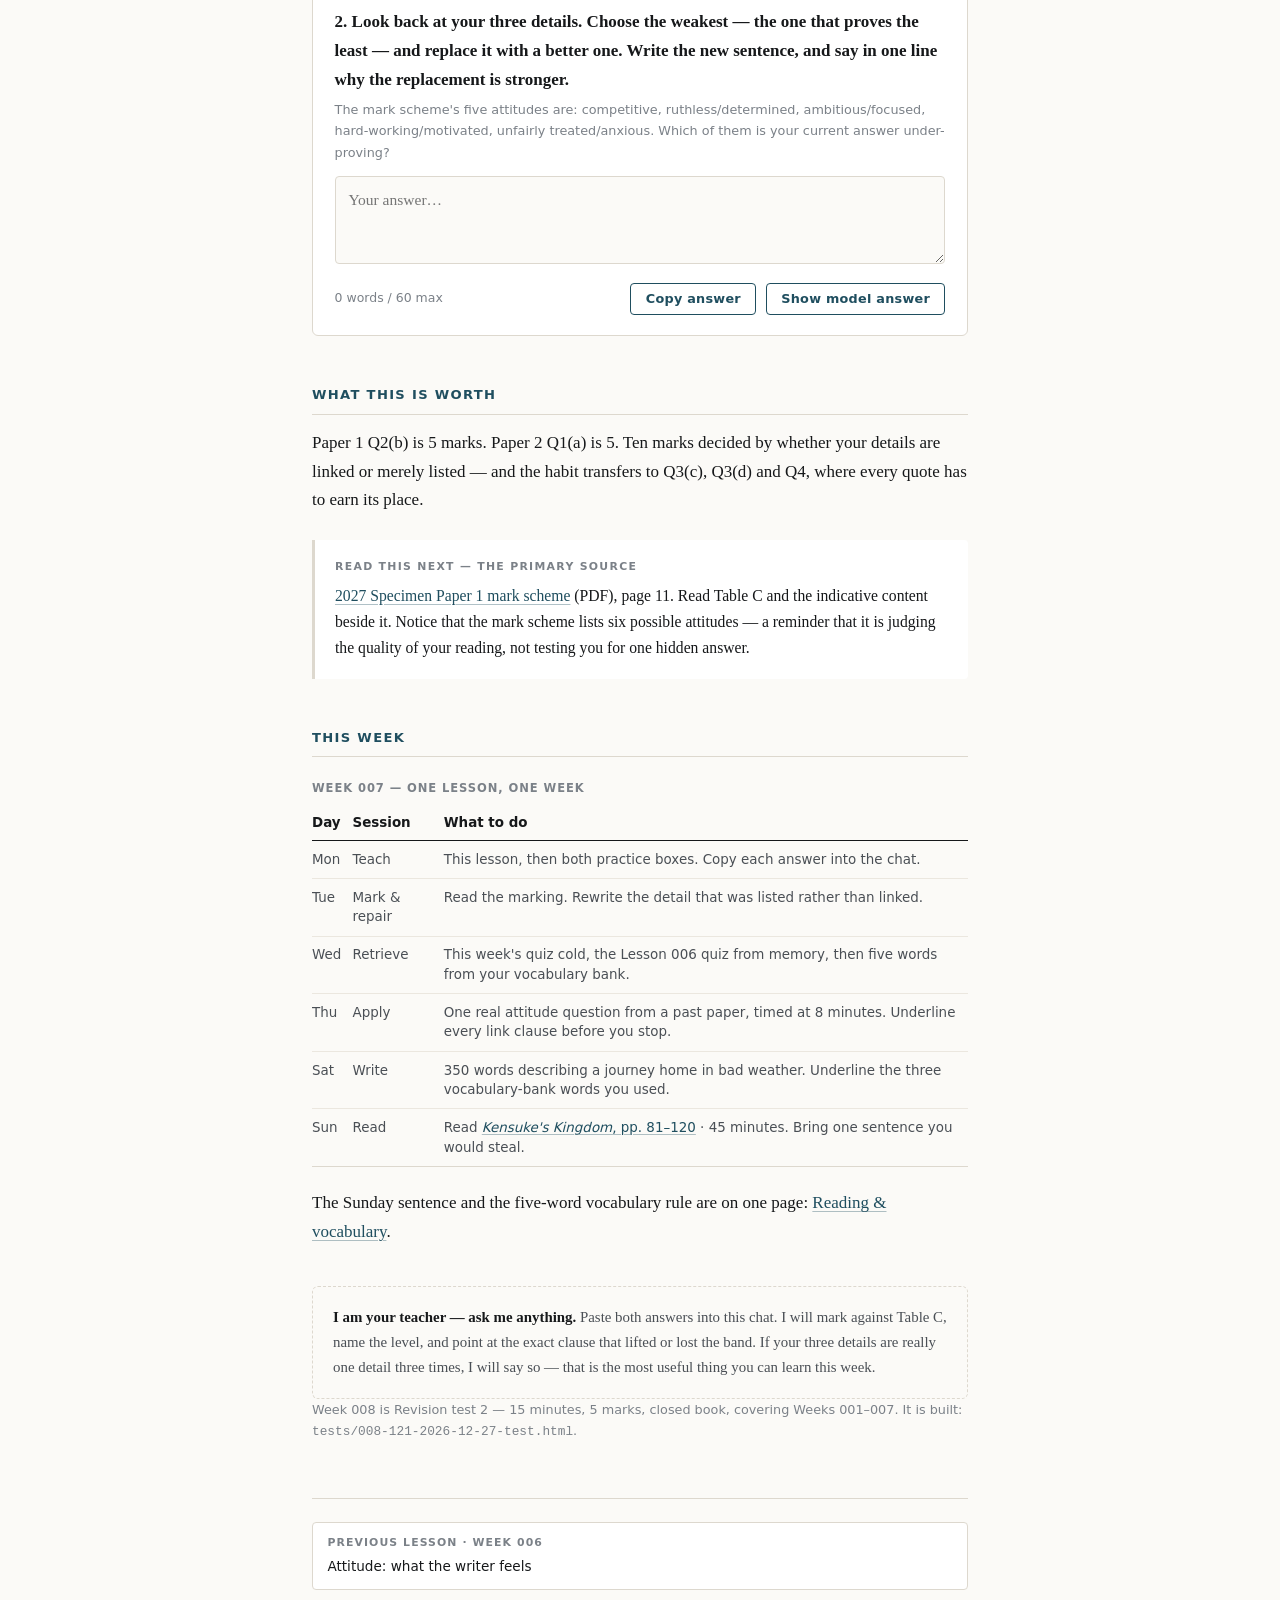
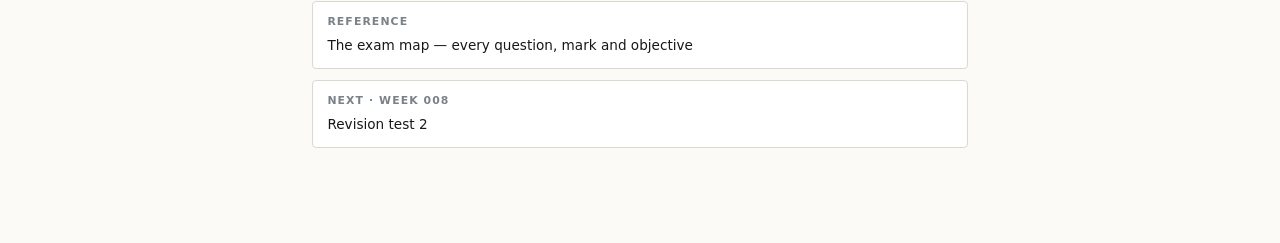
<file: lessons/007-121-2026-12-20.html>
<!DOCTYPE html>
<html lang="en">
<head>
<meta charset="utf-8">
<meta name="viewport" content="width=device-width, initial-scale=1">
<title>Lesson 007 — Attitude: three details that prove it</title>
<link rel="stylesheet" href="../assets/course.css">
<script src="../assets/quiz.js" defer></script>
</head>
<body>
<main class="page">

  <p class="eyebrow">Week 007 (121) · Due: 2026-12-20 · Lesson · Papers 1 &amp; 2</p>
  <h1>Attitude: three details that prove it</h1>
  <p class="lede">Last week you named the attitude. This week you prove it — and the mark scheme is precise about what proof is worth.</p>

  <div class="meta">
    <span>About 15 minutes</span>
    <span>One skill</span>
    <span>Paper 2 Q1(a) · Paper 1 Q2(b)</span>
  </div>

  <h2>Why this, now</h2>

  <p>The question tells you exactly how much evidence to give:</p>

  <div class="extract">
    <p><strong>2(b)</strong> Assess the writer’s attitude towards the cloning of endangered animals. <strong>Use three details from Text B</strong> to support your answer.</p>
    <cite>0500/01 Specimen question paper</cite>
  </div>

  <p>Three details. But look at what the band descriptor actually rewards — the word is not “three”:</p>

  <div class="extract">
    <p><strong>Level 3 (4–5)</strong> Clear understanding of the writer’s attitude with <strong>relevant support</strong> from the text.</p>
    <p><strong>Level 2 (2–3)</strong> Some understanding of the writer’s attitude with <strong>some supporting detail</strong>.</p>
    <cite>0500/01 Specimen mark scheme, Table C (Reading)</cite>
  </div>

  <p>So the three details are not three marks. There is no mark for a detail. There are five marks, and they are awarded for the <em>quality of the link</em> between the attitude and the evidence. Three details listed under a vague attitude score 2. One detail that genuinely proves a precisely named attitude can carry an answer into Level 3.</p>

  <h2>The knowledge</h2>

  <p>Support has a shape. Every credited detail does three things at once:</p>

  <div class="table-wrap">
  <table>
    <caption>The three-part move</caption>
    <thead><tr><th>Part</th><th>What it does</th><th>Jaz example</th></tr></thead>
    <tbody>
      <tr><td><strong>Claim</strong></td><td>Names the attitude precisely</td><td>“She feels her effort is being stolen.”</td></tr>
      <tr><td><strong>Detail</strong></td><td>Points at the exact words</td><td>“profiting shamelessly from all my slaving away”</td></tr>
      <tr><td><strong>Link</strong></td><td>Says what the detail proves</td><td>“The adverb ‘shamelessly’ is her verdict: he gains without guilt, so she sees the contest as rigged.”</td></tr>
    </tbody>
  </table>
  </div>

  <p>Beginners do Claim → Detail → Detail → Detail. The marks live in the third column.</p>

  <div class="callout callout--warn">
    <span class="callout__label">Three ways to waste a detail</span>
    <p><strong>Repeating:</strong> three details that all show ambition are one idea in three coats. <strong>Summarising:</strong> a detail that retells the plot proves nothing about a feeling. <strong>Decorating:</strong> a long quotation with no link is a detail the examiner cannot use.</p>
  </div>

  <h2>Worked example</h2>

  <p>Same extract as last week. This time, watch what happens when a detail is linked rather than listed.</p>

  <div class="extract">
    <p>‘I’d worked for months to cultivate one prospective client,’ explains Jaz. ‘Everyone knew winning a big order from that client could be a deciding factor in which of us from the international sales team got promoted. Then I discover from a junior colleague that Ravi’s also trying to net this wealthy individual, even though Ravi knew I was already in pursuit! I knew if I ignored the situation, he’d just seal the deal, profiting shamelessly from all my slaving away, and our boss would promote Ravi. But if I’d directly confronted Ravi, it could’ve made me look petty and selfish. At the time, I calculated the best way to fight back was to be just as devious as Ravi.’</p>
    <cite>0500/02 Specimen question paper, Question 1(a)</cite>
  </div>

  <div class="table-wrap">
  <table>
    <caption>One attitude, three details, three links</caption>
    <thead><tr><th>Detail</th><th>What it proves</th></tr></thead>
    <tbody>
      <tr><td>“worked for months to cultivate”</td><td>She invests time, so the client feels earned — which is why Ravi's shortcut feels like theft.</td></tr>
      <tr><td>“profiting shamelessly”</td><td>“Shamelessly” is a moral judgement: she is not just losing, she is being wronged.</td></tr>
      <tr><td>“just as devious as Ravi”</td><td>She knows the plan is underhand and chooses it anyway — resentment has turned into retaliation.</td></tr>
    </tbody>
  </table>
  </div>

  <p>The three details are not interchangeable. Each one proves a different part of the same feeling: the effort, the injustice, the revenge. That is what “relevant support” means — relevance is a relationship, not a count.</p>

  <div class="callout">
    <span class="callout__label">A Level 3 answer — 5 marks</span>
    <p>“Jaz is fiercely competitive and quietly resentful about her work. She treats a client as a prize she has earned: she had ‘worked for months to cultivate one prospective client’, so when Ravi chases the same person she calls it ‘profiting shamelessly from all my slaving away’. The adverb ‘shamelessly’ is her verdict on him — he gains without guilt — and it shows that what she fears is not only losing the sale but being treated as though her effort counted for nothing. By the end she decides the only fair response is to be ‘just as devious as Ravi’: she knows the plan is underhand and chooses it anyway, which turns resentment into retaliation.”</p>
    <p>One attitude, three details, and every detail is followed by what it proves. Nothing is listed; everything is linked.</p>
  </div>

  <h2>Check yourself</h2>

  <p>Four questions. This time, think about the link, not the count.</p>

  <div class="quiz">
    <p class="quiz__prompt"><span class="quiz__num">Question 1</span>Table A asks for “relevant support”. What earns the top band?</p>
    <ul class="quiz__options">
      <li><button class="quiz__option" data-why="A summary shows you read the text, but it says nothing about the writer's stance. It cannot support an attitude.">A summary of the story</button></li>
      <li><button class="quiz__option" data-why="Length is not in the descriptor. A long answer with no links stays at Level 2 at best.">One long and detailed answer</button></li>
      <li><button class="quiz__option" data-why="A list of quotations is exactly what Level 2 describes as “some supporting detail”. Quoting is not linking.">Three quotations in a list</button></li>
      <li><button class="quiz__option" data-correct data-why="Relevance means the detail proves the attitude. Each one must be attached to the claim, not simply placed after it.">Details that prove the feeling</button></li>
    </ul>
    <div class="quiz__feedback" hidden></div>
  </div>

  <div class="quiz">
    <p class="quiz__prompt"><span class="quiz__num">Question 2</span>Which detail best supports “she feels unfairly treated”?</p>
    <ul class="quiz__options">
      <li><button class="quiz__option" data-correct data-why="“Profiting shamelessly” is her judgement that he gains without deserving it. That is the injustice itself.">He profits while she loses</button></li>
      <li><button class="quiz__option" data-why="Ambition explains why she cares, but it does not show that she feels wronged.">She wants a promotion soon</button></li>
      <li><button class="quiz__option" data-why="This is background information. It supports no attitude at all.">She works in sales teams</button></li>
      <li><button class="quiz__option" data-why="This proves hard work, not injustice. It is evidence for a different attitude on the mark scheme's list.">She worked for several months</button></li>
    </ul>
    <div class="quiz__feedback" hidden></div>
  </div>

  <div class="quiz">
    <p class="quiz__prompt"><span class="quiz__num">Question 3</span>How many marks do the three details earn by themselves?</p>
    <ul class="quiz__options">
      <li><button class="quiz__option" data-why="The question is banded, not point-marked. There is no per-detail mark anywhere in Table C.">One mark for each detail</button></li>
      <li><button class="quiz__option" data-why="Three details do not equal three marks. Five marks are awarded for understanding and support together.">Three marks for the details</button></li>
      <li><button class="quiz__option" data-correct data-why="The details are support for a band. They lift or lower the level; they are never counted individually.">No marks for any details</button></li>
      <li><button class="quiz__option" data-why="There is no “best two” rule. The examiner reads the whole response and places it in a level.">Two marks for the best</button></li>
    </ul>
    <div class="quiz__feedback" hidden></div>
  </div>

  <div class="quiz">
    <p class="quiz__prompt"><span class="quiz__num">Question 4</span>An answer names the attitude and lists three details, but never links them. Where does it sit?</p>
    <ul class="quiz__options">
      <li><button class="quiz__option" data-why="Level 3 needs “relevant support”, which means the link is made. Three unlinked details do not reach it.">Level 3, because details exist</button></li>
      <li><button class="quiz__option" data-correct data-why="That is the Level 2 wording almost exactly: “some understanding … with some supporting detail”. The details are there; the proof is not.">Level 2, some support given</button></li>
      <li><button class="quiz__option" data-why="Level 1 is for limited understanding of the attitude. Naming it precisely already lifts the answer above this.">Level 1, so limited here</button></li>
      <li><button class="quiz__option" data-why="Level 0 is “no creditable content”. A named attitude and three details are creditable.">Level 0, no credit given</button></li>
    </ul>
    <div class="quiz__feedback" hidden></div>
  </div>

  <h2>Now do it</h2>

  <p>The full question this time. Name the attitude, then prove it three times — and link every detail.</p>

  <div class="callout">
    <span class="callout__label">Where your answers go</span>
    <p>The box is scratch space — it does not save or send anything. Write your answer, press <strong>Copy answer</strong>, then paste it into the chat with your teacher. That is where marking happens.</p>
  </div>

  <div class="practice" data-practice data-max="120" data-q="1">
    <p class="practice__prompt">1. “Use your own words to evaluate Jaz’s attitude to work. Give details from the text to justify your answer.” — 5 marks</p>
    <p class="practice__hint">Open with the attitude in one sentence. Then three details, each followed by what it proves. If two of your details prove the same thing, replace one.</p>
    <textarea placeholder="Your answer…"></textarea>
    <div class="practice__bar">
      <span class="wordcount">0 words</span>
      <button class="btn btn--ghost" data-reveal>Show model answer</button>
    </div>
    <div class="model" hidden>
      <span class="model__label">Model — Level 3, 5 marks</span>
      <p>“Jaz is fiercely competitive and quietly resentful about her work. She treats a client as a prize she has earned: she had ‘worked for months to cultivate one prospective client’, so when Ravi chases the same person she calls it ‘profiting shamelessly from all my slaving away’. The adverb ‘shamelessly’ is her verdict on him — he gains without guilt — and it shows that what she fears is not only losing the sale but being treated as though her effort counted for nothing. By the end she decides the only fair response is to be ‘just as devious as Ravi’: she knows the plan is underhand and chooses it anyway, which turns resentment into retaliation.”</p>
      <p>Every detail is followed by a clause beginning “so”, “and” or “which”. That clause is the mark.</p>
    </div>
  </div>

  <div class="practice" data-practice data-max="60" data-q="2">
    <p class="practice__prompt">2. Look back at your three details. Choose the weakest — the one that proves the least — and replace it with a better one. Write the new sentence, and say in one line why the replacement is stronger.</p>
    <p class="practice__hint">The mark scheme's five attitudes are: competitive, ruthless/determined, ambitious/focused, hard-working/motivated, unfairly treated/anxious. Which of them is your current answer under-proving?</p>
    <textarea placeholder="Your answer…"></textarea>
    <div class="practice__bar">
      <span class="wordcount">0 words</span>
      <button class="btn btn--ghost" data-reveal>Show model answer</button>
    </div>
    <div class="model" hidden>
      <span class="model__label">Model swap</span>
      <p>Weak: “She is in the international sales team.” It proves nothing about a feeling.</p>
      <p>Stronger: “She calls the client a ‘wealthy individual’ and the order ‘a deciding factor’ in the promotion, which shows that her competitiveness is not about the work itself but about being seen to win.”</p>
      <p>Why it is stronger: it moves from a fact about her job to a fact about her priorities, so it can support “ambitious / focused”.</p>
    </div>
  </div>

  <h2>What this is worth</h2>

  <p>Paper 1 Q2(b) is 5 marks. Paper 2 Q1(a) is 5. Ten marks decided by whether your details are linked or merely listed — and the habit transfers to Q3(c), Q3(d) and Q4, where every quote has to earn its place.</p>

  <div class="callout callout--source">
    <span class="callout__label">Read this next — the primary source</span>
    <p><a href="https://www.cambridgeinternational.org/Images/718838-2027-specimen-paper-1-mark-scheme.pdf">2027 Specimen Paper 1 mark scheme</a> (PDF), page 11. Read Table C and the indicative content beside it. Notice that the mark scheme lists six possible attitudes — a reminder that it is judging the quality of your reading, not testing you for one hidden answer.</p>
  </div>

  <h2>This week</h2>

  <div class="table-wrap">
  <table>
    <caption>Week 007 — one lesson, one week</caption>
    <thead><tr><th>Day</th><th>Session</th><th>What to do</th></tr></thead>
    <tbody>
      <tr><td>Mon</td><td>Teach</td><td>This lesson, then both practice boxes. Copy each answer into the chat.</td></tr>
      <tr><td>Tue</td><td>Mark &amp; repair</td><td>Read the marking. Rewrite the detail that was listed rather than linked.</td></tr>
      <tr><td>Wed</td><td>Retrieve</td><td>This week's quiz cold, the Lesson 006 quiz from memory, then five words from your vocabulary bank.</td></tr>
      <tr><td>Thu</td><td>Apply</td><td>One real attitude question from a past paper, timed at 8 minutes. Underline every link clause before you stop.</td></tr>
      <tr><td>Sat</td><td>Write</td><td>350 words describing a journey home in bad weather. Underline the three vocabulary-bank words you used.</td></tr>
      <tr><td>Sun</td><td>Read</td><td>Read <a href="../reference/reading.html"><em>Kensuke's Kingdom</em>, pp. 81–120</a> · 45 minutes. Bring one sentence you would steal.</td></tr>
    </tbody>
  </table>
  </div>

  <p>The Sunday sentence and the five-word vocabulary rule are on one page: <a href="../reference/reading.html">Reading &amp; vocabulary</a>.</p>

  <div class="ask-teacher">
    <p><strong>I am your teacher — ask me anything.</strong> Paste both answers into this chat. I will mark against Table C, name the level, and point at the exact clause that lifted or lost the band. If your three details are really one detail three times, I will say so — that is the most useful thing you can learn this week.</p>
  </div>

  <p style="font-family:var(--sans);font-size:0.8rem;color:var(--ink-faint)">Week 008 is Revision test 2 — 15 minutes, 5 marks, closed book, covering Weeks 001–007. It is built: <code>tests/008-121-2026-12-27-test.html</code>.</p>

  <nav class="footer-nav no-print">
    <a href="../lessons/006-121-2026-12-13.html">
      <span class="dir">Previous lesson · Week 006</span>
      Attitude: what the writer feels
    </a>
    <a href="../reference/exam-map.html">
      <span class="dir">Reference</span>
      The exam map — every question, mark and objective
    </a>
    <a href="../tests/008-121-2026-12-27-test.html">
      <span class="dir">Next · Week 008</span>
      Revision test 2
    </a>
  </nav>

</main>
</body>
</html>
</file>
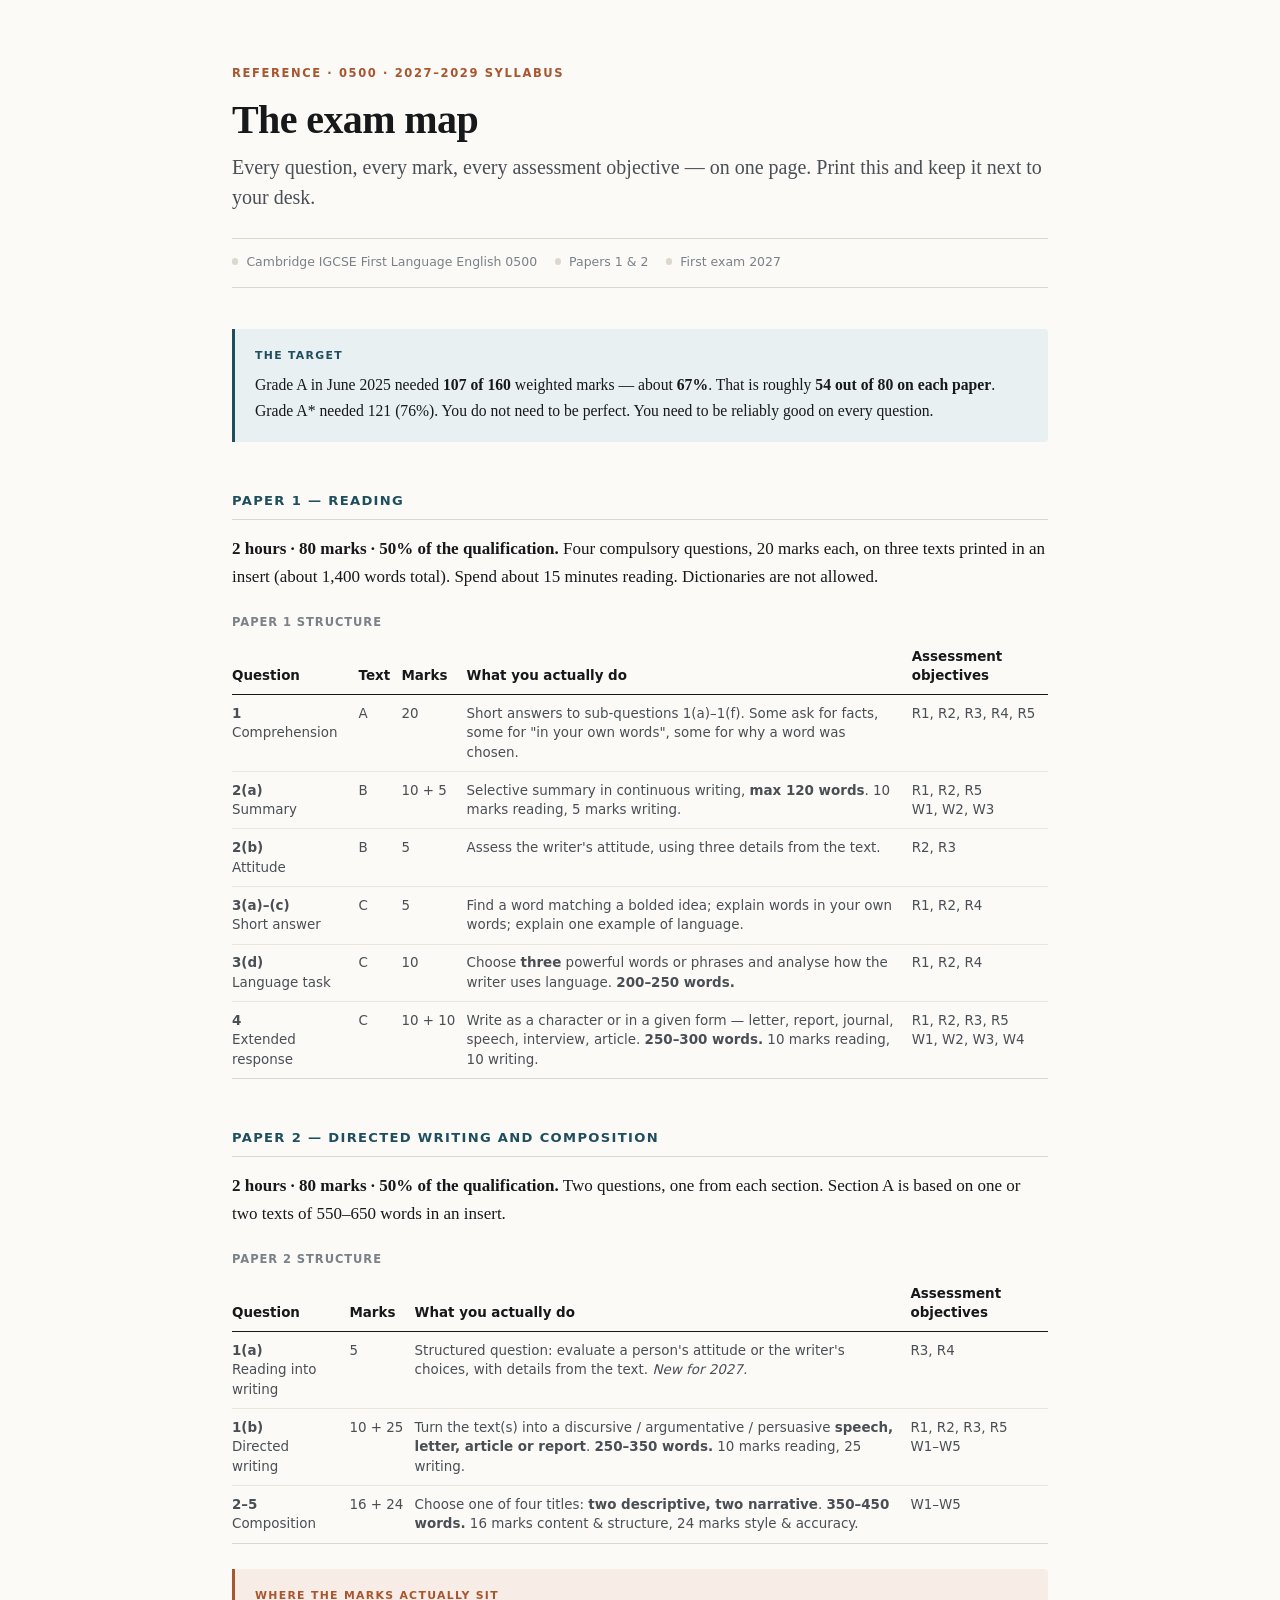
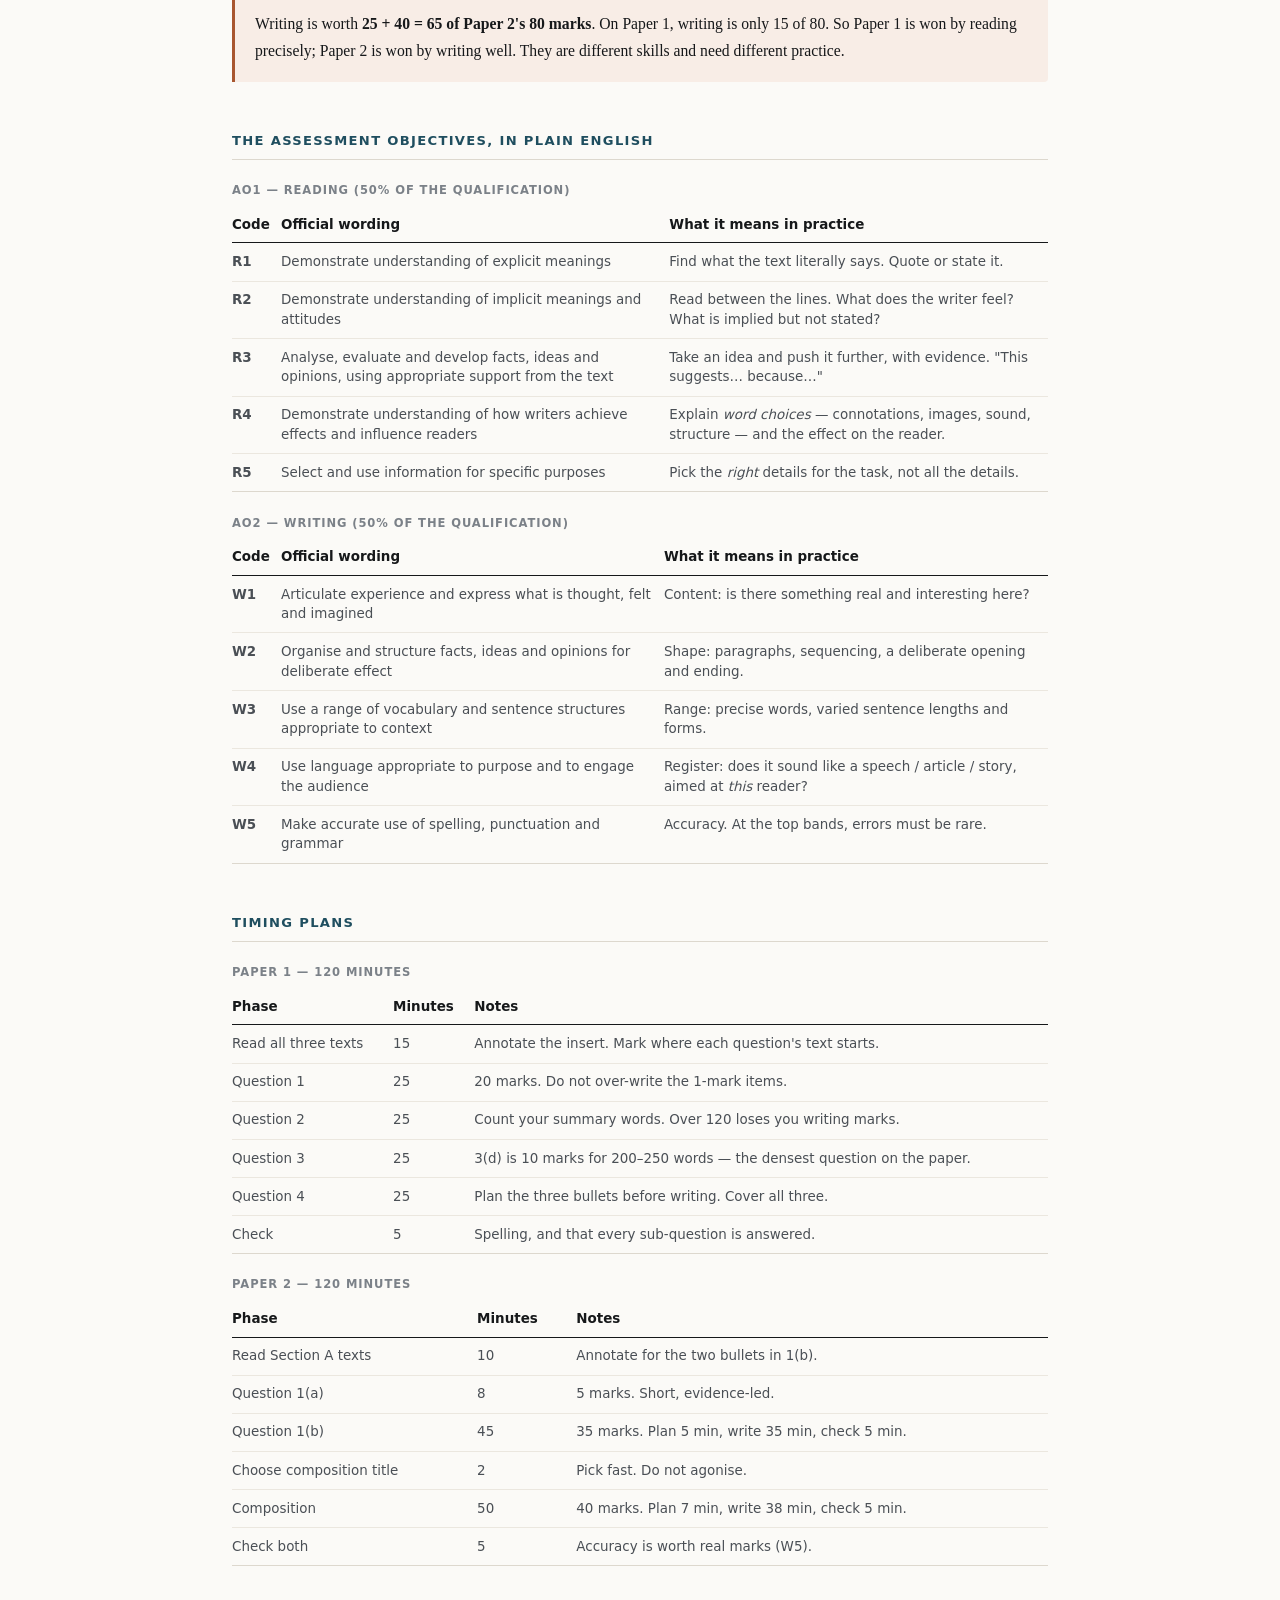
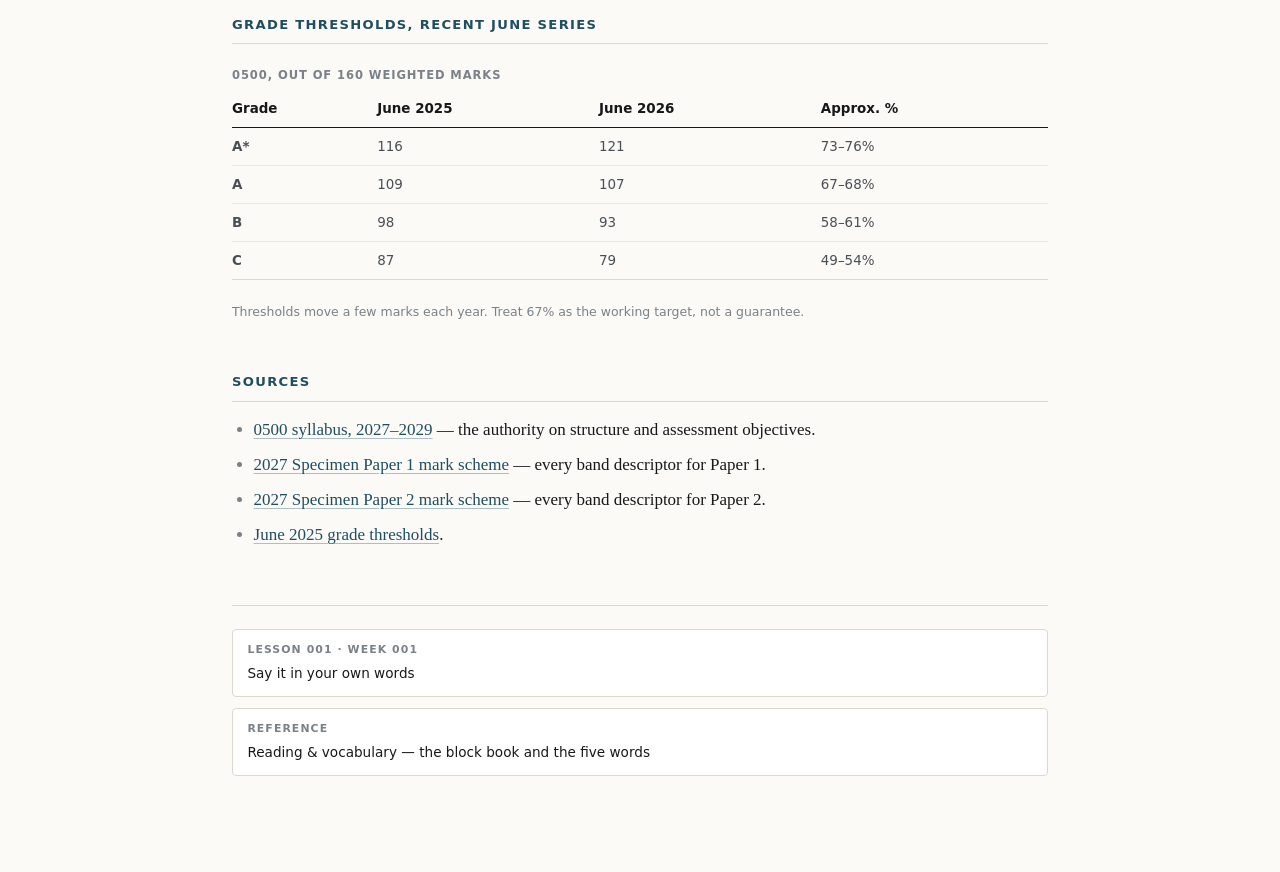
<file: reference/exam-map.html>
<!DOCTYPE html>
<html lang="en">
<head>
<meta charset="utf-8">
<meta name="viewport" content="width=device-width, initial-scale=1">
<title>0500 Exam Map — Reference</title>
<link rel="stylesheet" href="../assets/course.css">
</head>
<body>
<main class="page page--wide">

  <p class="eyebrow">Reference · 0500 · 2027–2029 syllabus</p>
  <h1>The exam map</h1>
  <p class="lede">Every question, every mark, every assessment objective — on one page. Print this and keep it next to your desk.</p>

  <div class="meta">
    <span>Cambridge IGCSE First Language English 0500</span>
    <span>Papers 1 &amp; 2</span>
    <span>First exam 2027</span>
  </div>

  <div class="callout">
    <span class="callout__label">The target</span>
    <p>Grade A in June 2025 needed <strong>107 of 160</strong> weighted marks — about <strong>67%</strong>. That is roughly <strong>54 out of 80 on each paper</strong>. Grade A* needed 121 (76%). You do not need to be perfect. You need to be reliably good on every question.</p>
  </div>

  <h2>Paper 1 — Reading</h2>
  <p><strong>2 hours · 80 marks · 50% of the qualification.</strong> Four compulsory questions, 20 marks each, on three texts printed in an insert (about 1,400 words total). Spend about 15 minutes reading. Dictionaries are not allowed.</p>

  <div class="table-wrap">
  <table>
    <caption>Paper 1 structure</caption>
    <thead>
      <tr><th>Question</th><th>Text</th><th class="num">Marks</th><th>What you actually do</th><th>Assessment objectives</th></tr>
    </thead>
    <tbody>
      <tr>
        <td><strong>1</strong><br>Comprehension</td>
        <td>A</td>
        <td class="num">20</td>
        <td>Short answers to sub-questions 1(a)–1(f). Some ask for facts, some for "in your own words", some for why a word was chosen.</td>
        <td>R1, R2, R3, R4, R5</td>
      </tr>
      <tr>
        <td><strong>2(a)</strong><br>Summary</td>
        <td>B</td>
        <td class="num">10 + 5</td>
        <td>Selective summary in continuous writing, <strong>max 120 words</strong>. 10 marks reading, 5 marks writing.</td>
        <td>R1, R2, R5<br>W1, W2, W3</td>
      </tr>
      <tr>
        <td><strong>2(b)</strong><br>Attitude</td>
        <td>B</td>
        <td class="num">5</td>
        <td>Assess the writer's attitude, using three details from the text.</td>
        <td>R2, R3</td>
      </tr>
      <tr>
        <td><strong>3(a)–(c)</strong><br>Short answer</td>
        <td>C</td>
        <td class="num">5</td>
        <td>Find a word matching a bolded idea; explain words in your own words; explain one example of language.</td>
        <td>R1, R2, R4</td>
      </tr>
      <tr>
        <td><strong>3(d)</strong><br>Language task</td>
        <td>C</td>
        <td class="num">10</td>
        <td>Choose <strong>three</strong> powerful words or phrases and analyse how the writer uses language. <strong>200–250 words.</strong></td>
        <td>R1, R2, R4</td>
      </tr>
      <tr>
        <td><strong>4</strong><br>Extended response</td>
        <td>C</td>
        <td class="num">10 + 10</td>
        <td>Write as a character or in a given form — letter, report, journal, speech, interview, article. <strong>250–300 words.</strong> 10 marks reading, 10 writing.</td>
        <td>R1, R2, R3, R5<br>W1, W2, W3, W4</td>
      </tr>
    </tbody>
  </table>
  </div>

  <h2>Paper 2 — Directed Writing and Composition</h2>
  <p><strong>2 hours · 80 marks · 50% of the qualification.</strong> Two questions, one from each section. Section A is based on one or two texts of 550–650 words in an insert.</p>

  <div class="table-wrap">
  <table>
    <caption>Paper 2 structure</caption>
    <thead>
      <tr><th>Question</th><th class="num">Marks</th><th>What you actually do</th><th>Assessment objectives</th></tr>
    </thead>
    <tbody>
      <tr>
        <td><strong>1(a)</strong><br>Reading into writing</td>
        <td class="num">5</td>
        <td>Structured question: evaluate a person's attitude or the writer's choices, with details from the text. <em>New for 2027.</em></td>
        <td>R3, R4</td>
      </tr>
      <tr>
        <td><strong>1(b)</strong><br>Directed writing</td>
        <td class="num">10 + 25</td>
        <td>Turn the text(s) into a discursive / argumentative / persuasive <strong>speech, letter, article or report</strong>. <strong>250–350 words.</strong> 10 marks reading, 25 writing.</td>
        <td>R1, R2, R3, R5<br>W1–W5</td>
      </tr>
      <tr>
        <td><strong>2–5</strong><br>Composition</td>
        <td class="num">16 + 24</td>
        <td>Choose one of four titles: <strong>two descriptive, two narrative</strong>. <strong>350–450 words.</strong> 16 marks content &amp; structure, 24 marks style &amp; accuracy.</td>
        <td>W1–W5</td>
      </tr>
    </tbody>
  </table>
  </div>

  <div class="callout callout--warn">
    <span class="callout__label">Where the marks actually sit</span>
    <p>Writing is worth <strong>25 + 40 = 65 of Paper 2's 80 marks</strong>. On Paper 1, writing is only 15 of 80. So Paper 1 is won by reading precisely; Paper 2 is won by writing well. They are different skills and need different practice.</p>
  </div>

  <h2>The assessment objectives, in plain English</h2>

  <div class="table-wrap">
  <table>
    <caption>AO1 — Reading (50% of the qualification)</caption>
    <thead><tr><th>Code</th><th>Official wording</th><th>What it means in practice</th></tr></thead>
    <tbody>
      <tr><td><strong>R1</strong></td><td>Demonstrate understanding of explicit meanings</td><td>Find what the text literally says. Quote or state it.</td></tr>
      <tr><td><strong>R2</strong></td><td>Demonstrate understanding of implicit meanings and attitudes</td><td>Read between the lines. What does the writer feel? What is implied but not stated?</td></tr>
      <tr><td><strong>R3</strong></td><td>Analyse, evaluate and develop facts, ideas and opinions, using appropriate support from the text</td><td>Take an idea and push it further, with evidence. "This suggests… because…"</td></tr>
      <tr><td><strong>R4</strong></td><td>Demonstrate understanding of how writers achieve effects and influence readers</td><td>Explain <em>word choices</em> — connotations, images, sound, structure — and the effect on the reader.</td></tr>
      <tr><td><strong>R5</strong></td><td>Select and use information for specific purposes</td><td>Pick the <em>right</em> details for the task, not all the details.</td></tr>
    </tbody>
  </table>
  </div>

  <div class="table-wrap">
  <table>
    <caption>AO2 — Writing (50% of the qualification)</caption>
    <thead><tr><th>Code</th><th>Official wording</th><th>What it means in practice</th></tr></thead>
    <tbody>
      <tr><td><strong>W1</strong></td><td>Articulate experience and express what is thought, felt and imagined</td><td>Content: is there something real and interesting here?</td></tr>
      <tr><td><strong>W2</strong></td><td>Organise and structure facts, ideas and opinions for deliberate effect</td><td>Shape: paragraphs, sequencing, a deliberate opening and ending.</td></tr>
      <tr><td><strong>W3</strong></td><td>Use a range of vocabulary and sentence structures appropriate to context</td><td>Range: precise words, varied sentence lengths and forms.</td></tr>
      <tr><td><strong>W4</strong></td><td>Use language appropriate to purpose and to engage the audience</td><td>Register: does it sound like a speech / article / story, aimed at <em>this</em> reader?</td></tr>
      <tr><td><strong>W5</strong></td><td>Make accurate use of spelling, punctuation and grammar</td><td>Accuracy. At the top bands, errors must be rare.</td></tr>
    </tbody>
  </table>
  </div>

  <h2>Timing plans</h2>

  <div class="table-wrap">
  <table>
    <caption>Paper 1 — 120 minutes</caption>
    <thead><tr><th>Phase</th><th class="num">Minutes</th><th>Notes</th></tr></thead>
    <tbody>
      <tr><td>Read all three texts</td><td class="num">15</td><td>Annotate the insert. Mark where each question's text starts.</td></tr>
      <tr><td>Question 1</td><td class="num">25</td><td>20 marks. Do not over-write the 1-mark items.</td></tr>
      <tr><td>Question 2</td><td class="num">25</td><td>Count your summary words. Over 120 loses you writing marks.</td></tr>
      <tr><td>Question 3</td><td class="num">25</td><td>3(d) is 10 marks for 200–250 words — the densest question on the paper.</td></tr>
      <tr><td>Question 4</td><td class="num">25</td><td>Plan the three bullets before writing. Cover all three.</td></tr>
      <tr><td>Check</td><td class="num">5</td><td>Spelling, and that every sub-question is answered.</td></tr>
    </tbody>
  </table>
  </div>

  <div class="table-wrap">
  <table>
    <caption>Paper 2 — 120 minutes</caption>
    <thead><tr><th>Phase</th><th class="num">Minutes</th><th>Notes</th></tr></thead>
    <tbody>
      <tr><td>Read Section A texts</td><td class="num">10</td><td>Annotate for the two bullets in 1(b).</td></tr>
      <tr><td>Question 1(a)</td><td class="num">8</td><td>5 marks. Short, evidence-led.</td></tr>
      <tr><td>Question 1(b)</td><td class="num">45</td><td>35 marks. Plan 5 min, write 35 min, check 5 min.</td></tr>
      <tr><td>Choose composition title</td><td class="num">2</td><td>Pick fast. Do not agonise.</td></tr>
      <tr><td>Composition</td><td class="num">50</td><td>40 marks. Plan 7 min, write 38 min, check 5 min.</td></tr>
      <tr><td>Check both</td><td class="num">5</td><td>Accuracy is worth real marks (W5).</td></tr>
    </tbody>
  </table>
  </div>

  <h2>Grade thresholds, recent June series</h2>

  <div class="table-wrap">
  <table>
    <caption>0500, out of 160 weighted marks</caption>
    <thead><tr><th>Grade</th><th class="num">June 2025</th><th class="num">June 2026</th><th class="num">Approx. %</th></tr></thead>
    <tbody>
      <tr><td><strong>A*</strong></td><td class="num">116</td><td class="num">121</td><td class="num">73–76%</td></tr>
      <tr><td><strong>A</strong></td><td class="num">109</td><td class="num">107</td><td class="num">67–68%</td></tr>
      <tr><td><strong>B</strong></td><td class="num">98</td><td class="num">93</td><td class="num">58–61%</td></tr>
      <tr><td><strong>C</strong></td><td class="num">87</td><td class="num">79</td><td class="num">49–54%</td></tr>
    </tbody>
  </table>
  </div>
  <p style="font-family:var(--sans);font-size:0.78rem;color:var(--ink-faint)">Thresholds move a few marks each year. Treat 67% as the working target, not a guarantee.</p>

  <h2>Sources</h2>
  <ul>
    <li><a href="https://www.cambridgeinternational.org/Images/718783-2027-2029-syllabus.pdf">0500 syllabus, 2027–2029</a> — the authority on structure and assessment objectives.</li>
    <li><a href="https://www.cambridgeinternational.org/Images/718838-2027-specimen-paper-1-mark-scheme.pdf">2027 Specimen Paper 1 mark scheme</a> — every band descriptor for Paper 1.</li>
    <li><a href="https://www.cambridgeinternational.org/Images/718839-2027-specimen-paper-2-mark-scheme.pdf">2027 Specimen Paper 2 mark scheme</a> — every band descriptor for Paper 2.</li>
    <li><a href="https://www.cambridgeinternational.org/Images/741386-first-language-english-oral-endorsement-0500-june-2025-grade-threshold-table.pdf">June 2025 grade thresholds</a>.</li>
  </ul>

  <nav class="footer-nav no-print">
    <a href="../lessons/001-121-2026-11-08.html">
      <span class="dir">Lesson 001 · Week 001</span>
      Say it in your own words
    </a>
    <a href="../reference/reading.html">
      <span class="dir">Reference</span>
      Reading &amp; vocabulary — the block book and the five words
    </a>
  </nav>

</main>
</body>
</html>
</file>
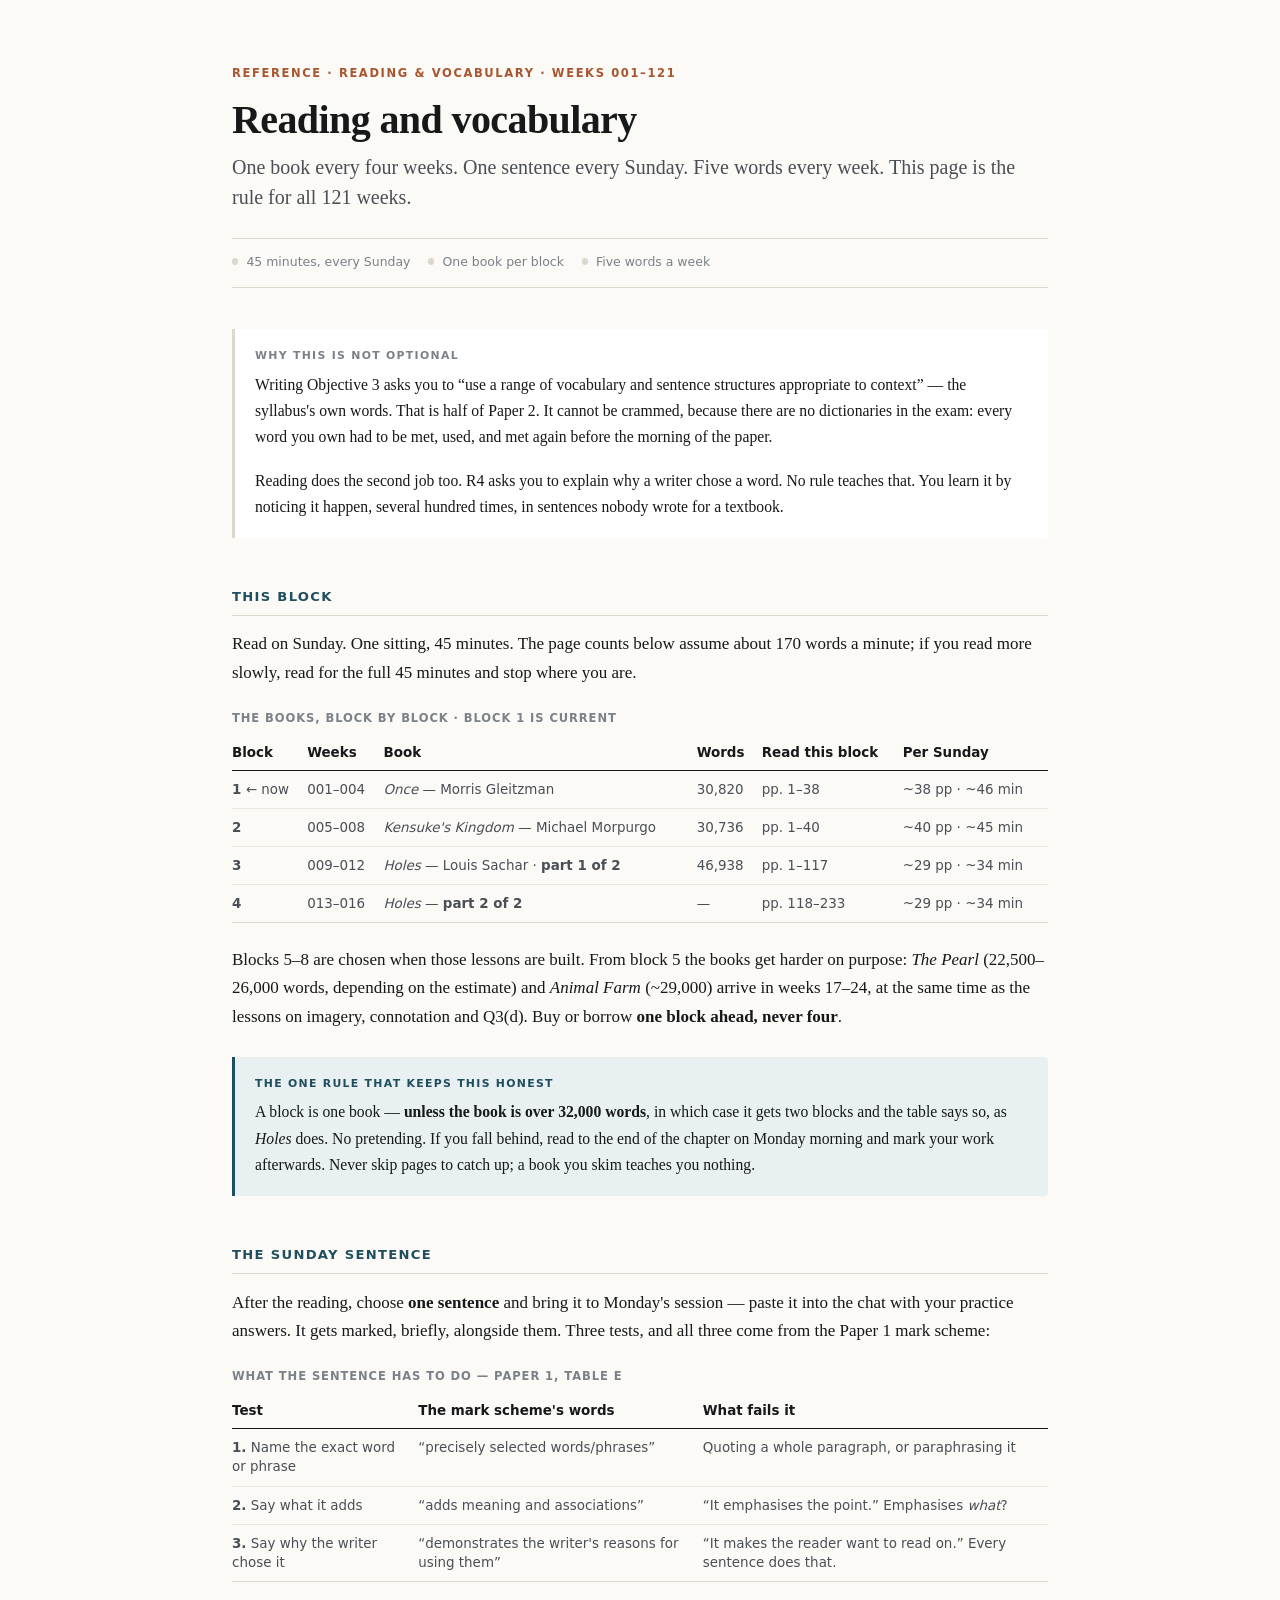
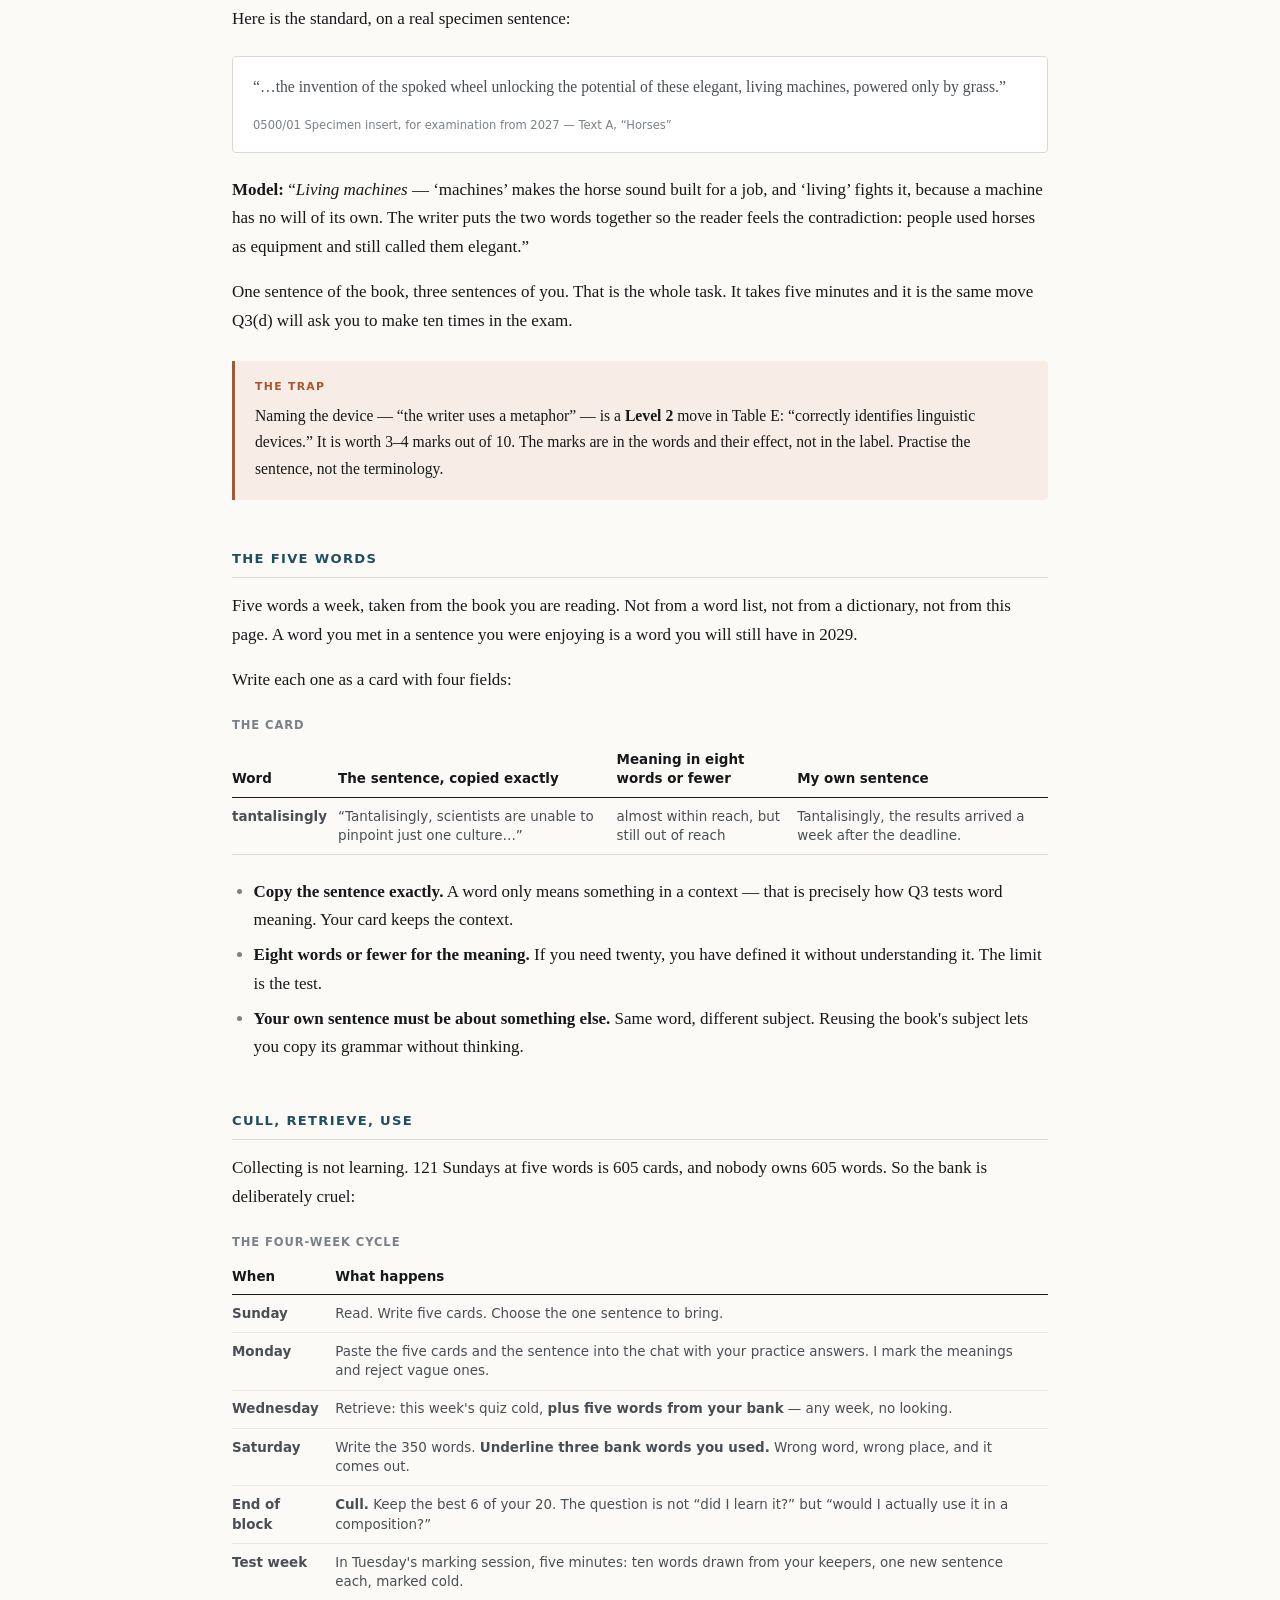
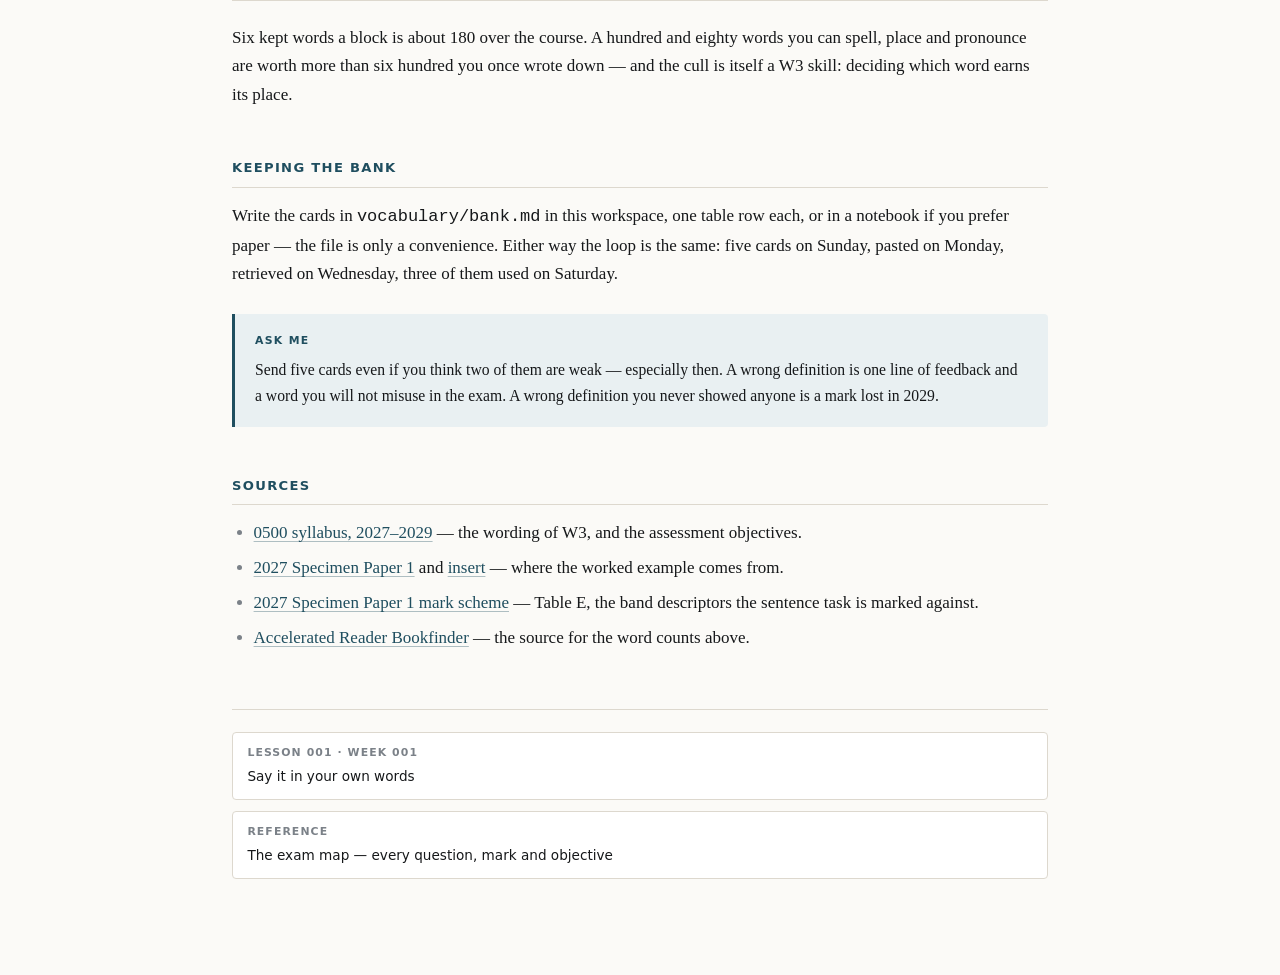
<file: reference/reading.html>
<!DOCTYPE html>
<html lang="en">
<head>
<meta charset="utf-8">
<meta name="viewport" content="width=device-width, initial-scale=1">
<title>Reading &amp; Vocabulary — Reference</title>
<link rel="stylesheet" href="../assets/course.css">
</head>
<body>
<main class="page page--wide">

  <p class="eyebrow">Reference · Reading &amp; vocabulary · Weeks 001–121</p>
  <h1>Reading and vocabulary</h1>
  <p class="lede">One book every four weeks. One sentence every Sunday. Five words every week. This page is the rule for all 121 weeks.</p>

  <div class="meta">
    <span>45 minutes, every Sunday</span>
    <span>One book per block</span>
    <span>Five words a week</span>
  </div>

  <div class="callout callout--source">
    <span class="callout__label">Why this is not optional</span>
    <p>Writing Objective 3 asks you to “use a range of vocabulary and sentence structures appropriate to context” — the syllabus's own words. That is half of Paper 2. It cannot be crammed, because there are no dictionaries in the exam: every word you own had to be met, used, and met again before the morning of the paper.</p>
    <p>Reading does the second job too. R4 asks you to explain why a writer chose a word. No rule teaches that. You learn it by noticing it happen, several hundred times, in sentences nobody wrote for a textbook.</p>
  </div>

  <h2>This block</h2>

  <p>Read on Sunday. One sitting, 45 minutes. The page counts below assume about 170 words a minute; if you read more slowly, read for the full 45 minutes and stop where you are.</p>

  <div class="table-wrap">
  <table>
    <caption>The books, block by block · block 1 is current</caption>
    <thead>
      <tr><th>Block</th><th>Weeks</th><th>Book</th><th class="num">Words</th><th>Read this block</th><th>Per Sunday</th></tr>
    </thead>
    <tbody>
      <tr>
        <td><strong>1</strong> ← now</td>
        <td>001–004</td>
        <td><em>Once</em> — Morris Gleitzman</td>
        <td class="num">30,820</td>
        <td>pp. 1–38</td>
        <td>~38 pp · ~46 min</td>
      </tr>
      <tr>
        <td><strong>2</strong></td>
        <td>005–008</td>
        <td><em>Kensuke's Kingdom</em> — Michael Morpurgo</td>
        <td class="num">30,736</td>
        <td>pp. 1–40</td>
        <td>~40 pp · ~45 min</td>
      </tr>
      <tr>
        <td><strong>3</strong></td>
        <td>009–012</td>
        <td><em>Holes</em> — Louis Sachar · <strong>part 1 of 2</strong></td>
        <td class="num">46,938</td>
        <td>pp. 1–117</td>
        <td>~29 pp · ~34 min</td>
      </tr>
      <tr>
        <td><strong>4</strong></td>
        <td>013–016</td>
        <td><em>Holes</em> — <strong>part 2 of 2</strong></td>
        <td class="num">—</td>
        <td>pp. 118–233</td>
        <td>~29 pp · ~34 min</td>
      </tr>
    </tbody>
  </table>
  </div>

  <p>Blocks 5–8 are chosen when those lessons are built. From block 5 the books get harder on purpose: <em>The Pearl</em> (22,500–26,000 words, depending on the estimate) and <em>Animal Farm</em> (~29,000) arrive in weeks 17–24, at the same time as the lessons on imagery, connotation and Q3(d). Buy or borrow <strong>one block ahead, never four</strong>.</p>

  <div class="callout">
    <span class="callout__label">The one rule that keeps this honest</span>
    <p>A block is one book — <strong>unless the book is over 32,000 words</strong>, in which case it gets two blocks and the table says so, as <em>Holes</em> does. No pretending. If you fall behind, read to the end of the chapter on Monday morning and mark your work afterwards. Never skip pages to catch up; a book you skim teaches you nothing.</p>
  </div>

  <h2>The Sunday sentence</h2>

  <p>After the reading, choose <strong>one sentence</strong> and bring it to Monday's session — paste it into the chat with your practice answers. It gets marked, briefly, alongside them. Three tests, and all three come from the Paper 1 mark scheme:</p>

  <div class="table-wrap">
  <table>
    <caption>What the sentence has to do — Paper 1, Table E</caption>
    <thead><tr><th>Test</th><th>The mark scheme's words</th><th>What fails it</th></tr></thead>
    <tbody>
      <tr><td><strong>1.</strong> Name the exact word or phrase</td><td>“precisely selected words/phrases”</td><td>Quoting a whole paragraph, or paraphrasing it</td></tr>
      <tr><td><strong>2.</strong> Say what it adds</td><td>“adds meaning and associations”</td><td>“It emphasises the point.” Emphasises <em>what</em>?</td></tr>
      <tr><td><strong>3.</strong> Say why the writer chose it</td><td>“demonstrates the writer's reasons for using them”</td><td>“It makes the reader want to read on.” Every sentence does that.</td></tr>
    </tbody>
  </table>
  </div>

  <p>Here is the standard, on a real specimen sentence:</p>

  <div class="extract">
    <p>“…the invention of the spoked wheel unlocking the potential of these elegant, living machines, powered only by grass.”</p>
    <cite>0500/01 Specimen insert, for examination from 2027 — Text A, “Horses”</cite>
  </div>

  <p><strong>Model:</strong> “<em>Living machines</em> — ‘machines’ makes the horse sound built for a job, and ‘living’ fights it, because a machine has no will of its own. The writer puts the two words together so the reader feels the contradiction: people used horses as equipment and still called them elegant.”</p>

  <p>One sentence of the book, three sentences of you. That is the whole task. It takes five minutes and it is the same move Q3(d) will ask you to make ten times in the exam.</p>

  <div class="callout callout--warn">
    <span class="callout__label">The trap</span>
    <p>Naming the device — “the writer uses a metaphor” — is a <strong>Level 2</strong> move in Table E: “correctly identifies linguistic devices.” It is worth 3–4 marks out of 10. The marks are in the words and their effect, not in the label. Practise the sentence, not the terminology.</p>
  </div>

  <h2>The five words</h2>

  <p>Five words a week, taken from the book you are reading. Not from a word list, not from a dictionary, not from this page. A word you met in a sentence you were enjoying is a word you will still have in 2029.</p>

  <p>Write each one as a card with four fields:</p>

  <div class="table-wrap">
  <table>
    <caption>The card</caption>
    <thead><tr><th>Word</th><th>The sentence, copied exactly</th><th>Meaning in eight words or fewer</th><th>My own sentence</th></tr></thead>
    <tbody>
      <tr>
        <td><strong>tantalisingly</strong></td>
        <td>“Tantalisingly, scientists are unable to pinpoint just one culture…”</td>
        <td>almost within reach, but still out of reach</td>
        <td>Tantalisingly, the results arrived a week after the deadline.</td>
      </tr>
    </tbody>
  </table>
  </div>

  <ul>
    <li><strong>Copy the sentence exactly.</strong> A word only means something in a context — that is precisely how Q3 tests word meaning. Your card keeps the context.</li>
    <li><strong>Eight words or fewer for the meaning.</strong> If you need twenty, you have defined it without understanding it. The limit is the test.</li>
    <li><strong>Your own sentence must be about something else.</strong> Same word, different subject. Reusing the book's subject lets you copy its grammar without thinking.</li>
  </ul>

  <h2>Cull, retrieve, use</h2>

  <p>Collecting is not learning. 121 Sundays at five words is 605 cards, and nobody owns 605 words. So the bank is deliberately cruel:</p>

  <div class="table-wrap">
  <table>
    <caption>The four-week cycle</caption>
    <thead><tr><th>When</th><th>What happens</th></tr></thead>
    <tbody>
      <tr><td><strong>Sunday</strong></td><td>Read. Write five cards. Choose the one sentence to bring.</td></tr>
      <tr><td><strong>Monday</strong></td><td>Paste the five cards and the sentence into the chat with your practice answers. I mark the meanings and reject vague ones.</td></tr>
      <tr><td><strong>Wednesday</strong></td><td>Retrieve: this week's quiz cold, <strong>plus five words from your bank</strong> — any week, no looking.</td></tr>
      <tr><td><strong>Saturday</strong></td><td>Write the 350 words. <strong>Underline three bank words you used.</strong> Wrong word, wrong place, and it comes out.</td></tr>
      <tr><td><strong>End of block</strong></td><td><strong>Cull.</strong> Keep the best 6 of your 20. The question is not “did I learn it?” but “would I actually use it in a composition?”</td></tr>
      <tr><td><strong>Test week</strong></td><td>In Tuesday's marking session, five minutes: ten words drawn from your keepers, one new sentence each, marked cold.</td></tr>
    </tbody>
  </table>
  </div>

  <p>Six kept words a block is about 180 over the course. A hundred and eighty words you can spell, place and pronounce are worth more than six hundred you once wrote down — and the cull is itself a W3 skill: deciding which word earns its place.</p>

  <h2>Keeping the bank</h2>

  <p>Write the cards in <code>vocabulary/bank.md</code> in this workspace, one table row each, or in a notebook if you prefer paper — the file is only a convenience. Either way the loop is the same: five cards on Sunday, pasted on Monday, retrieved on Wednesday, three of them used on Saturday.</p>

  <div class="callout">
    <span class="callout__label">Ask me</span>
    <p>Send five cards even if you think two of them are weak — especially then. A wrong definition is one line of feedback and a word you will not misuse in the exam. A wrong definition you never showed anyone is a mark lost in 2029.</p>
  </div>

  <h2>Sources</h2>
  <ul>
    <li><a href="https://www.cambridgeinternational.org/Images/718783-2027-2029-syllabus.pdf">0500 syllabus, 2027–2029</a> — the wording of W3, and the assessment objectives.</li>
    <li><a href="https://www.cambridgeinternational.org/Images/718842-2027-specimen-paper-1.pdf">2027 Specimen Paper 1</a> and <a href="https://www.cambridgeinternational.org/Images/718835-2027-specimen-paper-1-insert.pdf">insert</a> — where the worked example comes from.</li>
    <li><a href="https://www.cambridgeinternational.org/Images/718838-2027-specimen-paper-1-mark-scheme.pdf">2027 Specimen Paper 1 mark scheme</a> — Table E, the band descriptors the sentence task is marked against.</li>
    <li><a href="https://www.arbookfind.com/">Accelerated Reader Bookfinder</a> — the source for the word counts above.</li>
  </ul>

  <nav class="footer-nav no-print">
    <a href="../lessons/001-121-2026-11-08.html">
      <span class="dir">Lesson 001 · Week 001</span>
      Say it in your own words
    </a>
    <a href="../reference/exam-map.html">
      <span class="dir">Reference</span>
      The exam map — every question, mark and objective
    </a>
  </nav>

</main>
</body>
</html>
</file>
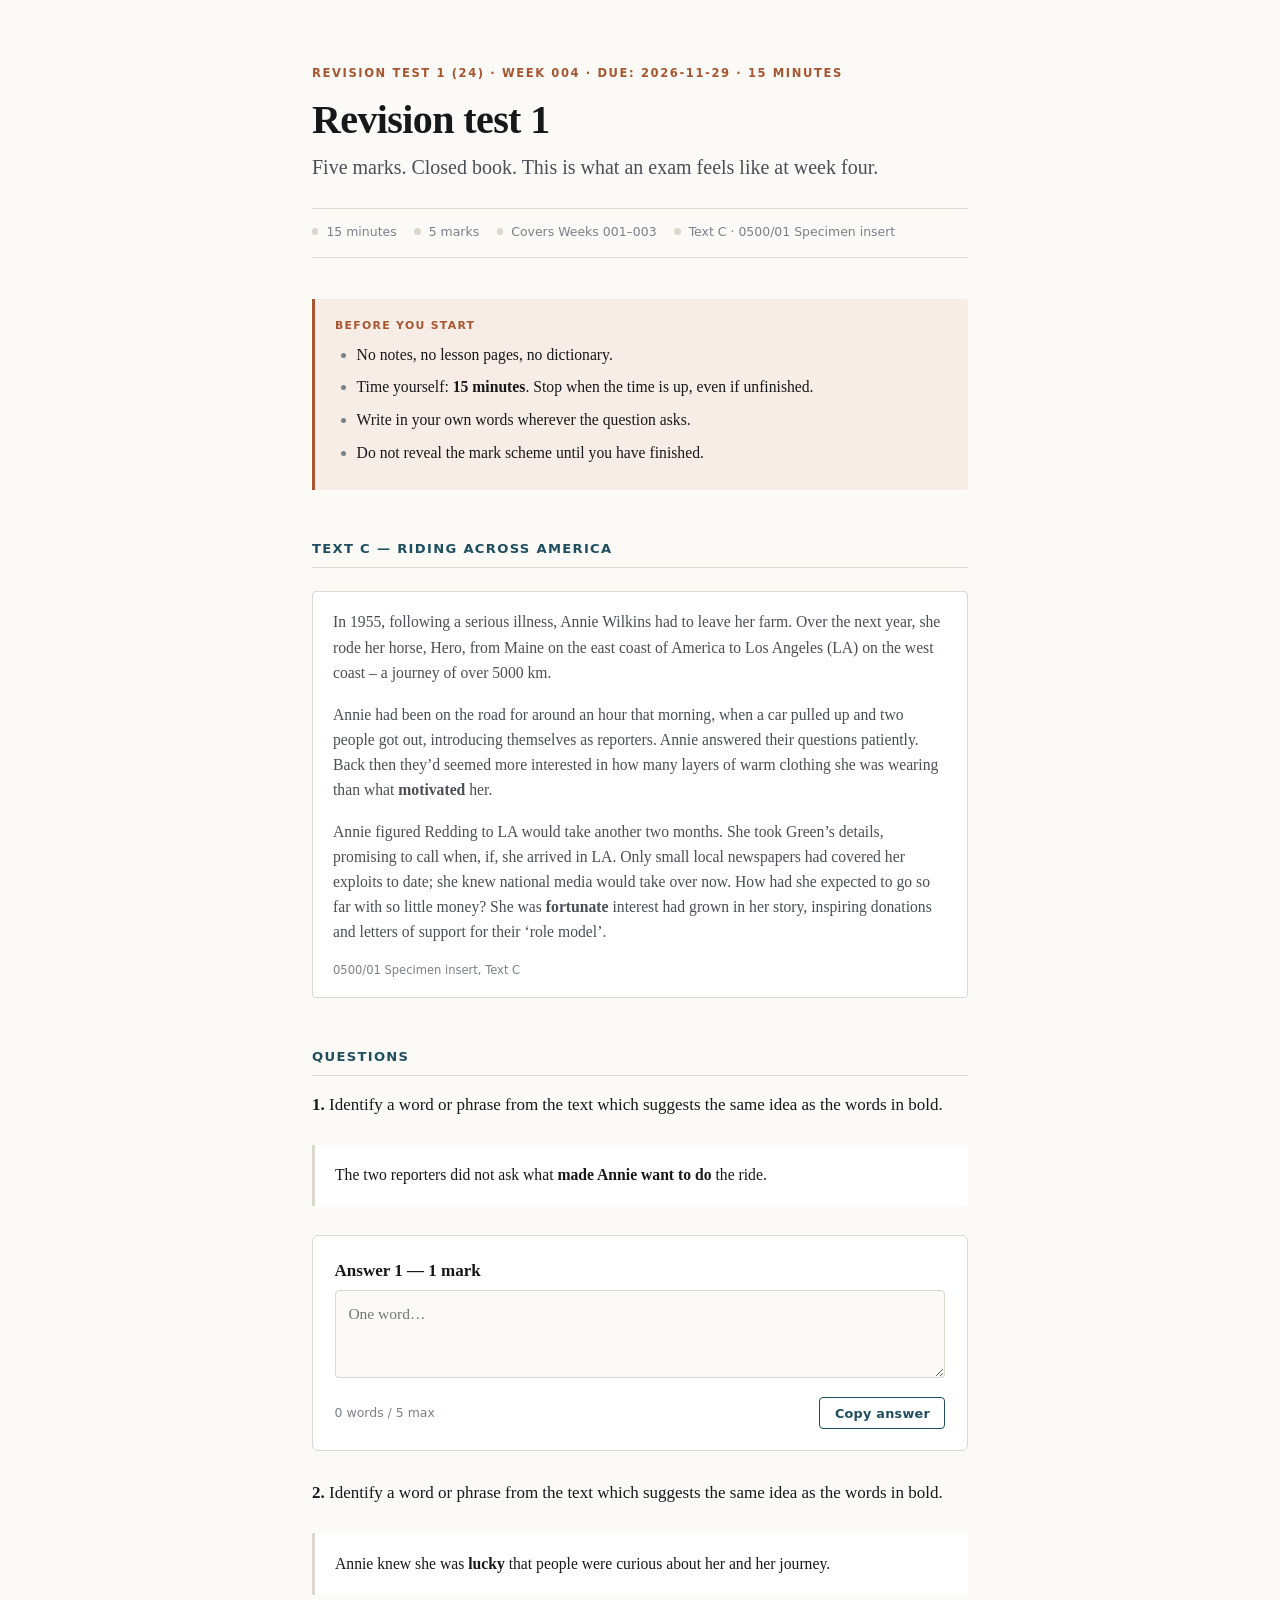
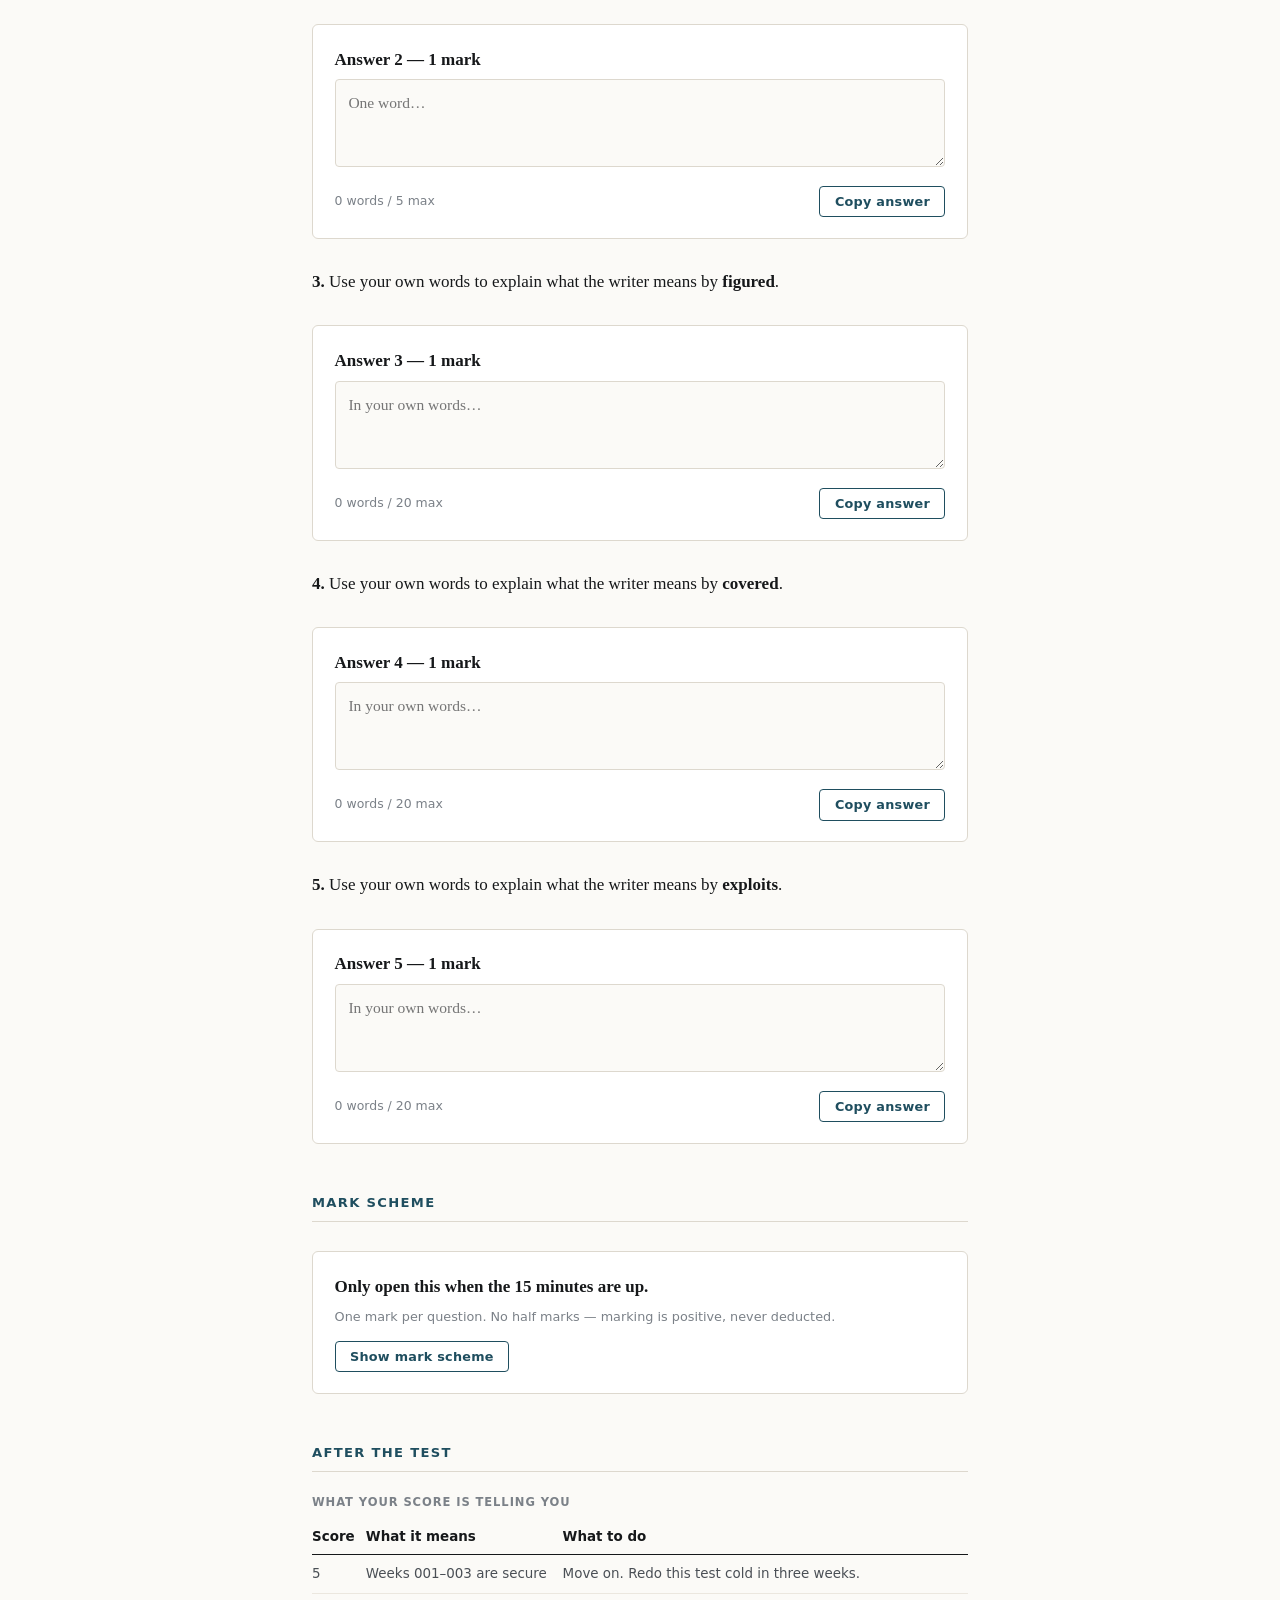
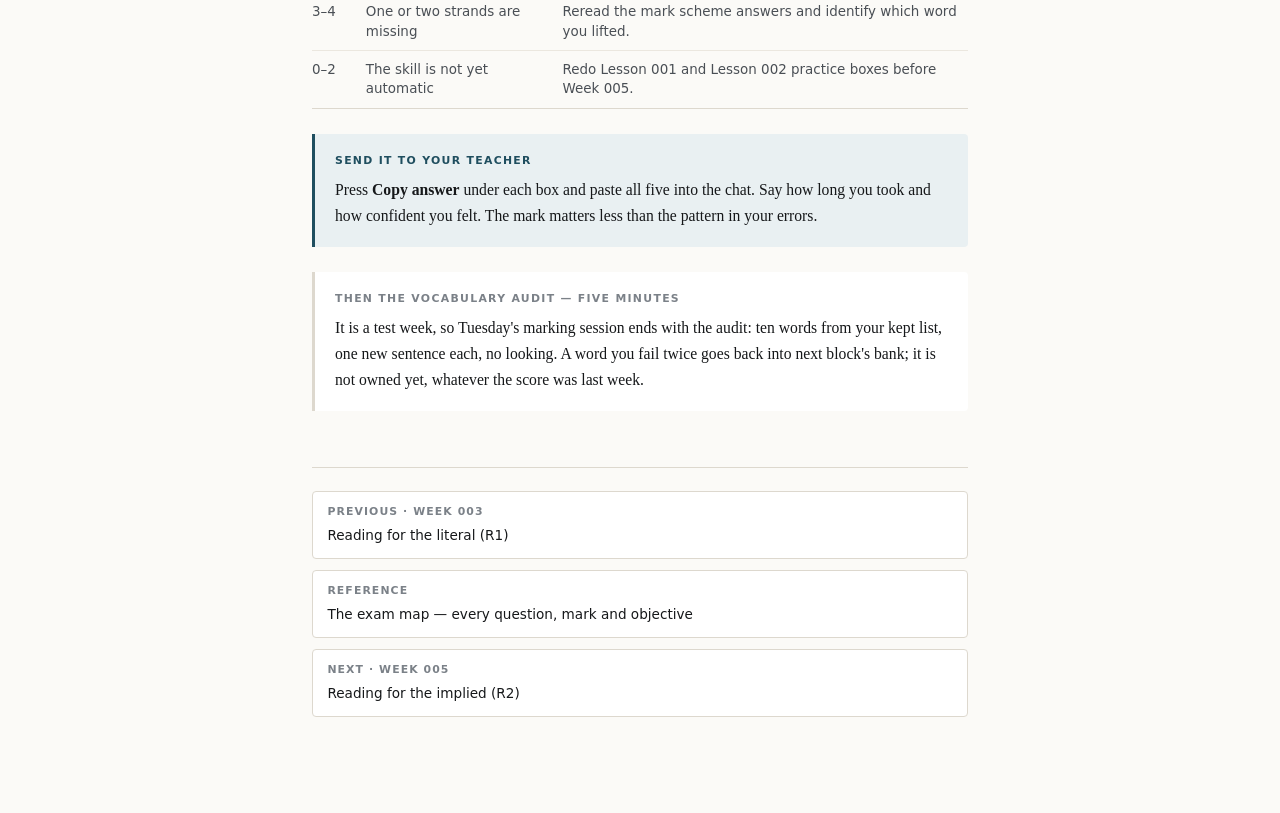
<file: tests/004-121-2026-11-29-test.html>
<!DOCTYPE html>
<html lang="en">
<head>
<meta charset="utf-8">
<meta name="viewport" content="width=device-width, initial-scale=1">
<title>Revision test 1 — Week 004</title>
<link rel="stylesheet" href="../assets/course.css">
<script src="../assets/quiz.js" defer></script>
</head>
<body>
<main class="page">

  <p class="eyebrow">Revision test 1 (24) · Week 004 · Due: 2026-11-29 · 15 minutes</p>
  <h1>Revision test 1</h1>
  <p class="lede">Five marks. Closed book. This is what an exam feels like at week four.</p>

  <div class="meta">
    <span>15 minutes</span>
    <span>5 marks</span>
    <span>Covers Weeks 001–003</span>
    <span>Text C · 0500/01 Specimen insert</span>
  </div>

  <div class="callout callout--warn">
    <span class="callout__label">Before you start</span>
    <ul>
      <li>No notes, no lesson pages, no dictionary.</li>
      <li>Time yourself: <strong>15 minutes</strong>. Stop when the time is up, even if unfinished.</li>
      <li>Write in your own words wherever the question asks.</li>
      <li>Do not reveal the mark scheme until you have finished.</li>
    </ul>
  </div>

  <h2>Text C — Riding across America</h2>

  <div class="extract">
    <p>In 1955, following a serious illness, Annie Wilkins had to leave her farm. Over the next year, she rode her horse, Hero, from Maine on the east coast of America to Los Angeles (LA) on the west coast – a journey of over 5000 km.</p>
    <p>Annie had been on the road for around an hour that morning, when a car pulled up and two people got out, introducing themselves as reporters. Annie answered their questions patiently. Back then they’d seemed more interested in how many layers of warm clothing she was wearing than what <strong>motivated</strong> her.</p>
    <p>Annie figured Redding to LA would take another two months. She took Green’s details, promising to call when, if, she arrived in LA. Only small local newspapers had covered her exploits to date; she knew national media would take over now. How had she expected to go so far with so little money? She was <strong>fortunate</strong> interest had grown in her story, inspiring donations and letters of support for their ‘role model’.</p>
    <cite>0500/01 Specimen insert, Text C</cite>
  </div>

  <h2>Questions</h2>

  <p><strong>1.</strong> Identify a word or phrase from the text which suggests the same idea as the words in bold.</p>
  <div class="callout callout--source">
    <p>The two reporters did not ask what <strong>made Annie want to do</strong> the ride.</p>
  </div>
  <div class="practice" data-practice data-max="5" data-q="1">
    <p class="practice__prompt">Answer 1 — 1 mark</p>
    <textarea placeholder="One word…"></textarea>
    <div class="practice__bar"><span class="wordcount">0 words</span></div>
  </div>

  <p><strong>2.</strong> Identify a word or phrase from the text which suggests the same idea as the words in bold.</p>
  <div class="callout callout--source">
    <p>Annie knew she was <strong>lucky</strong> that people were curious about her and her journey.</p>
  </div>
  <div class="practice" data-practice data-max="5" data-q="2">
    <p class="practice__prompt">Answer 2 — 1 mark</p>
    <textarea placeholder="One word…"></textarea>
    <div class="practice__bar"><span class="wordcount">0 words</span></div>
  </div>

  <p><strong>3.</strong> Use your own words to explain what the writer means by <strong>figured</strong>.</p>
  <div class="practice" data-practice data-max="20" data-q="3">
    <p class="practice__prompt">Answer 3 — 1 mark</p>
    <textarea placeholder="In your own words…"></textarea>
    <div class="practice__bar"><span class="wordcount">0 words</span></div>
  </div>

  <p><strong>4.</strong> Use your own words to explain what the writer means by <strong>covered</strong>.</p>
  <div class="practice" data-practice data-max="20" data-q="4">
    <p class="practice__prompt">Answer 4 — 1 mark</p>
    <textarea placeholder="In your own words…"></textarea>
    <div class="practice__bar"><span class="wordcount">0 words</span></div>
  </div>

  <p><strong>5.</strong> Use your own words to explain what the writer means by <strong>exploits</strong>.</p>
  <div class="practice" data-practice data-max="20" data-q="5">
    <p class="practice__prompt">Answer 5 — 1 mark</p>
    <textarea placeholder="In your own words…"></textarea>
    <div class="practice__bar"><span class="wordcount">0 words</span></div>
  </div>

  <h2>Mark scheme</h2>

  <div class="practice" data-practice>
    <p class="practice__prompt">Only open this when the 15 minutes are up.</p>
    <p class="practice__hint">One mark per question. No half marks — marking is positive, never deducted.</p>
    <div class="practice__bar">
      <button class="btn btn--ghost" data-reveal>Show mark scheme</button>
    </div>
    <div class="model" hidden>
      <span class="model__label">Accepted answers</span>
      <p><strong>1.</strong> motivated &nbsp;<em>(line 15 in the full text)</em></p>
      <p><strong>2.</strong> fortunate &nbsp;<em>(line 27)</em></p>
      <p><strong>3.</strong> worked out / calculated / estimated / reckoned</p>
      <p><strong>4.</strong> reported / recounted the details of / written in the newspapers about / published the story of</p>
      <p><strong>5.</strong> feats / deeds / actions / activities / escapade(s) / adventures</p>
      <p style="margin-top:0.8rem"><strong>Total: /5.</strong> Record it in <code>REVISION-LOG.md</code>.</p>
    </div>
  </div>

  <h2>After the test</h2>

  <div class="table-wrap">
  <table>
    <caption>What your score is telling you</caption>
    <thead><tr><th class="num">Score</th><th>What it means</th><th>What to do</th></tr></thead>
    <tbody>
      <tr><td class="num">5</td><td>Weeks 001–003 are secure</td><td>Move on. Redo this test cold in three weeks.</td></tr>
      <tr><td class="num">3–4</td><td>One or two strands are missing</td><td>Reread the mark scheme answers and identify which word you lifted.</td></tr>
      <tr><td class="num">0–2</td><td>The skill is not yet automatic</td><td>Redo Lesson 001 and Lesson 002 practice boxes before Week 005.</td></tr>
    </tbody>
  </table>
  </div>

  <div class="callout">
    <span class="callout__label">Send it to your teacher</span>
    <p>Press <strong>Copy answer</strong> under each box and paste all five into the chat. Say how long you took and how confident you felt. The mark matters less than the pattern in your errors.</p>
  </div>

  <div class="callout callout--source">
    <span class="callout__label">Then the vocabulary audit — five minutes</span>
    <p>It is a test week, so Tuesday's marking session ends with the audit: ten words from your kept list, one new sentence each, no looking. A word you fail twice goes back into next block's bank; it is not owned yet, whatever the score was last week.</p>
  </div>

  <nav class="footer-nav no-print">
    <a href="../lessons/003-121-2026-11-22.html">
      <span class="dir">Previous · Week 003</span>
      Reading for the literal (R1)
    </a>
    <a href="../reference/exam-map.html">
      <span class="dir">Reference</span>
      The exam map — every question, mark and objective
    </a>
    <a href="../lessons/005-121-2026-12-06.html">
      <span class="dir">Next · Week 005</span>
      Reading for the implied (R2)
    </a>
  </nav>

</main>
</body>
</html>
</file>
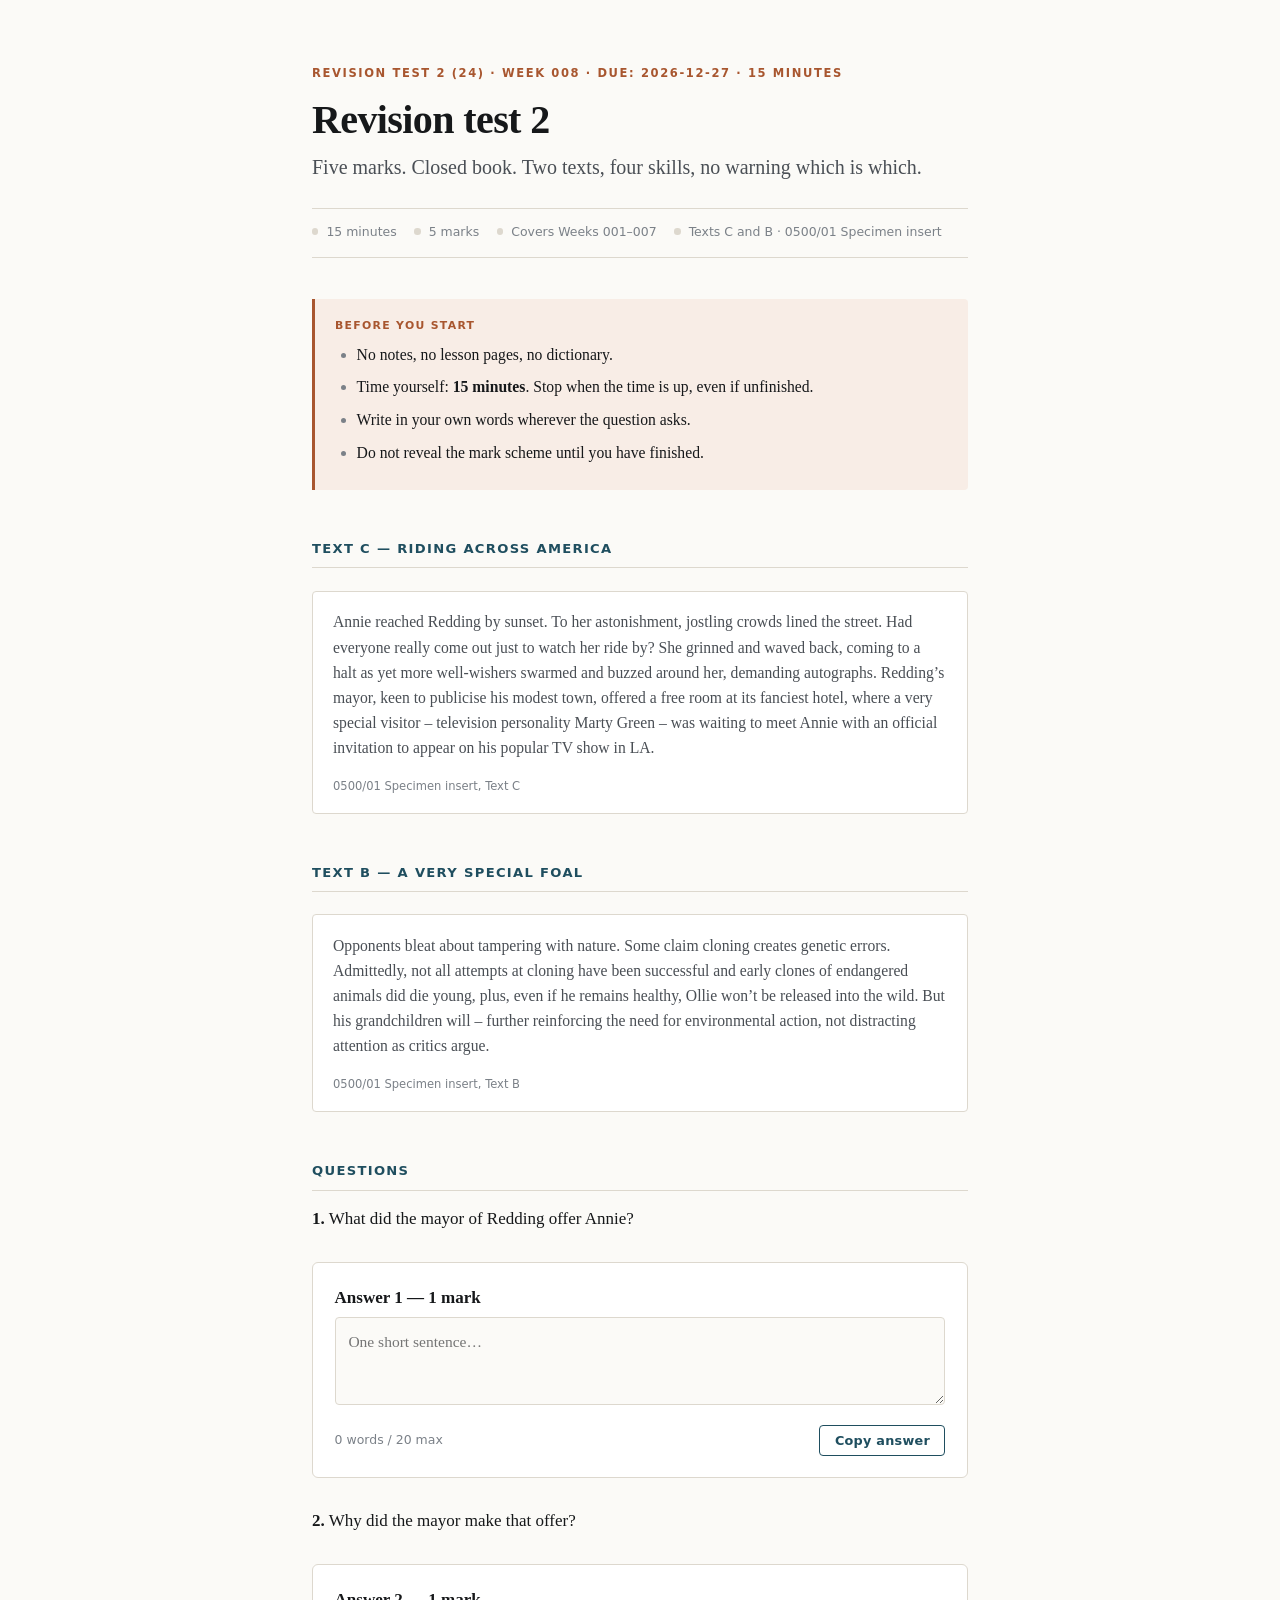
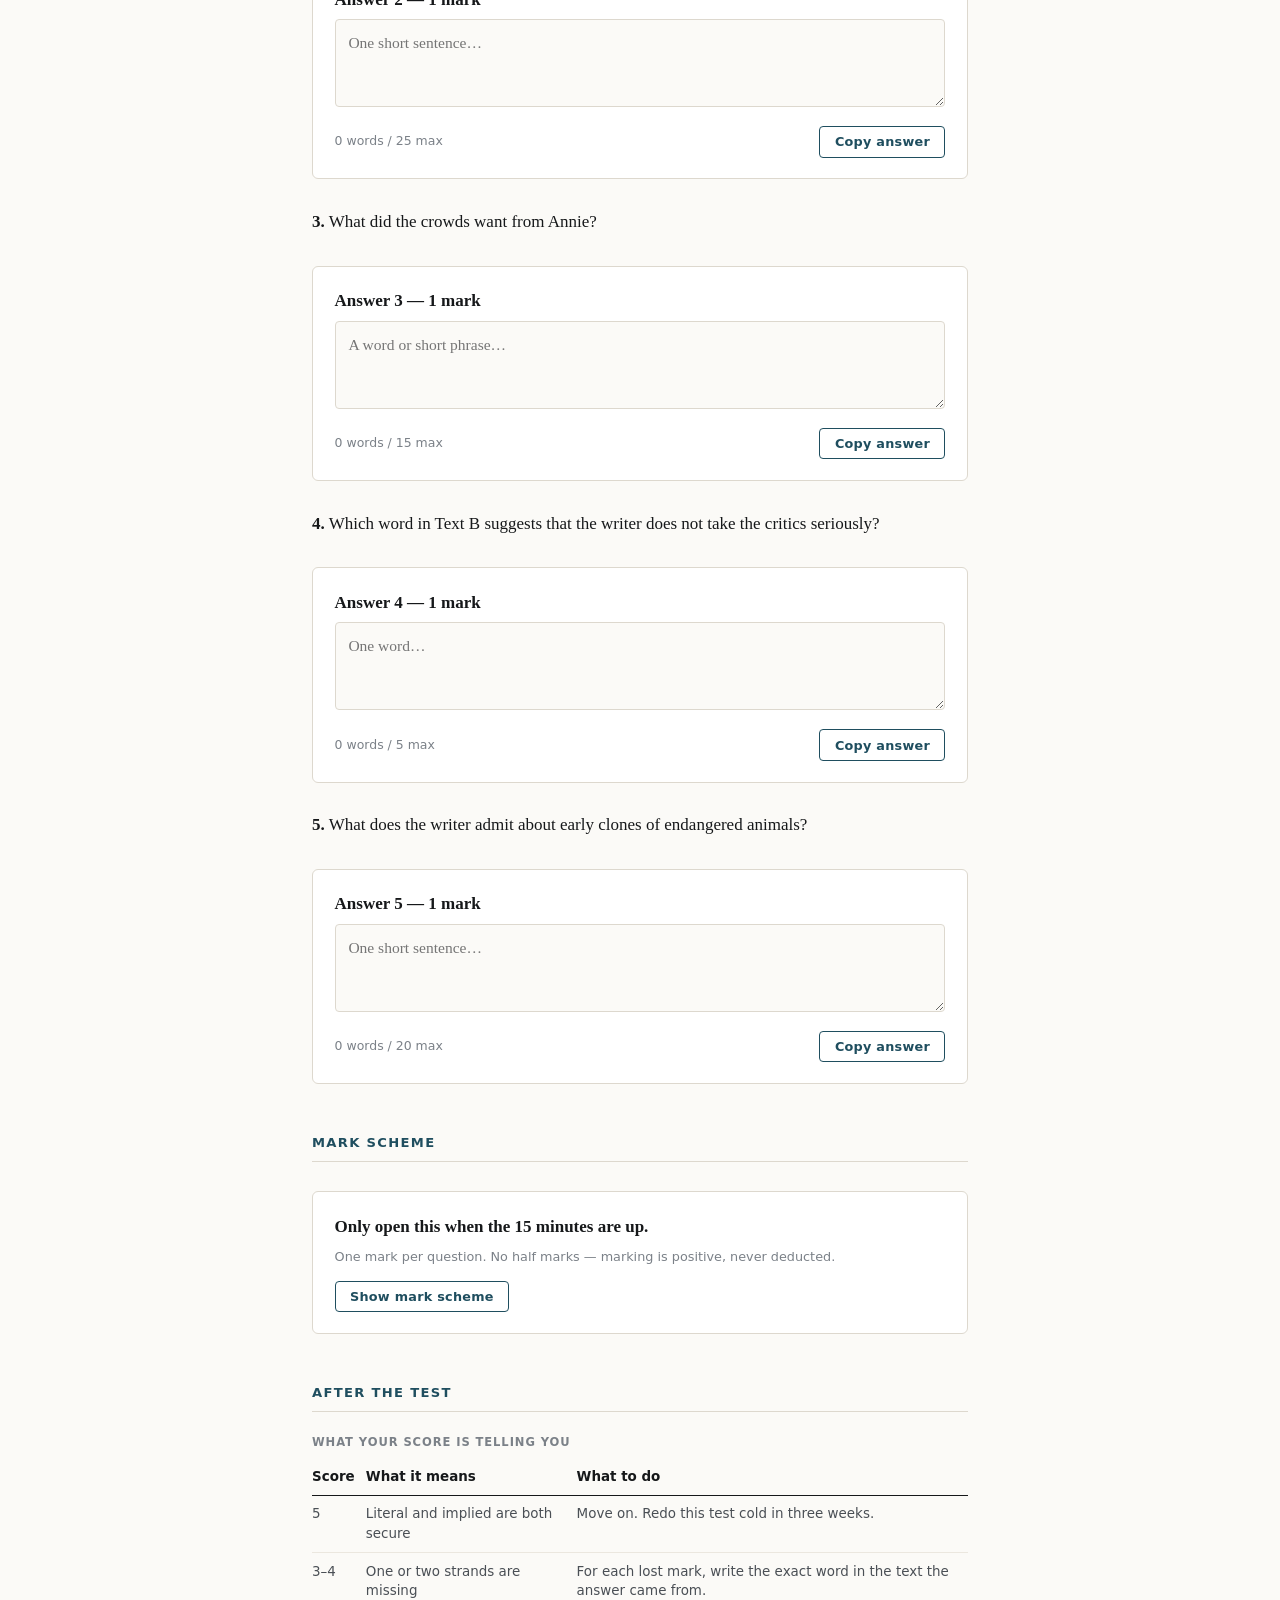
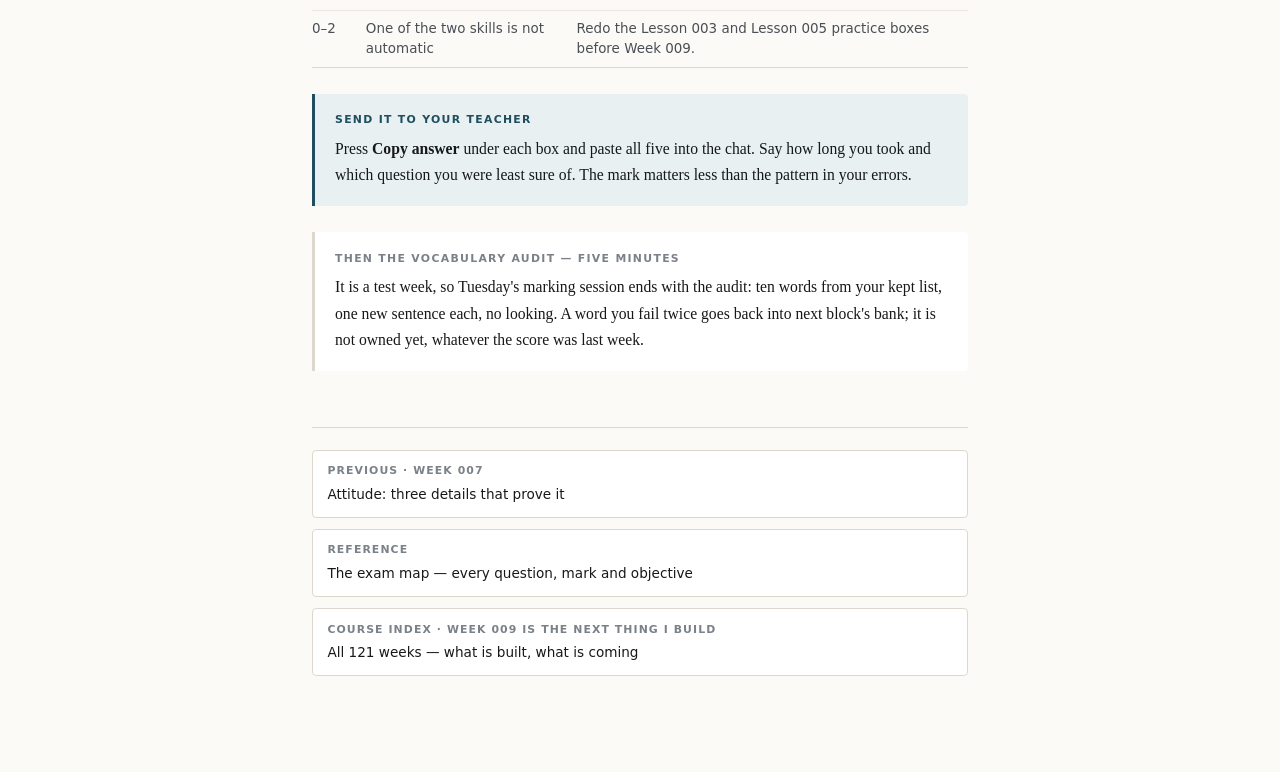
<file: tests/008-121-2026-12-27-test.html>
<!DOCTYPE html>
<html lang="en">
<head>
<meta charset="utf-8">
<meta name="viewport" content="width=device-width, initial-scale=1">
<title>Revision test 2 — Week 008</title>
<link rel="stylesheet" href="../assets/course.css">
<script src="../assets/quiz.js" defer></script>
</head>
<body>
<main class="page">

  <p class="eyebrow">Revision test 2 (24) · Week 008 · Due: 2026-12-27 · 15 minutes</p>
  <h1>Revision test 2</h1>
  <p class="lede">Five marks. Closed book. Two texts, four skills, no warning which is which.</p>

  <div class="meta">
    <span>15 minutes</span>
    <span>5 marks</span>
    <span>Covers Weeks 001–007</span>
    <span>Texts C and B · 0500/01 Specimen insert</span>
  </div>

  <div class="callout callout--warn">
    <span class="callout__label">Before you start</span>
    <ul>
      <li>No notes, no lesson pages, no dictionary.</li>
      <li>Time yourself: <strong>15 minutes</strong>. Stop when the time is up, even if unfinished.</li>
      <li>Write in your own words wherever the question asks.</li>
      <li>Do not reveal the mark scheme until you have finished.</li>
    </ul>
  </div>

  <h2>Text C — Riding across America</h2>

  <div class="extract">
    <p>Annie reached Redding by sunset. To her astonishment, jostling crowds lined the street. Had everyone really come out just to watch her ride by? She grinned and waved back, coming to a halt as yet more well-wishers swarmed and buzzed around her, demanding autographs. Redding’s mayor, keen to publicise his modest town, offered a free room at its fanciest hotel, where a very special visitor – television personality Marty Green – was waiting to meet Annie with an official invitation to appear on his popular TV show in LA.</p>
    <cite>0500/01 Specimen insert, Text C</cite>
  </div>

  <h2>Text B — A very special foal</h2>

  <div class="extract">
    <p>Opponents bleat about tampering with nature. Some claim cloning creates genetic errors. Admittedly, not all attempts at cloning have been successful and early clones of endangered animals did die young, plus, even if he remains healthy, Ollie won’t be released into the wild. But his grandchildren will – further reinforcing the need for environmental action, not distracting attention as critics argue.</p>
    <cite>0500/01 Specimen insert, Text B</cite>
  </div>

  <h2>Questions</h2>

  <p><strong>1.</strong> What did the mayor of Redding offer Annie?</p>
  <div class="practice" data-practice data-max="20" data-q="1">
    <p class="practice__prompt">Answer 1 — 1 mark</p>
    <textarea placeholder="One short sentence…"></textarea>
    <div class="practice__bar"><span class="wordcount">0 words</span></div>
  </div>

  <p><strong>2.</strong> Why did the mayor make that offer?</p>
  <div class="practice" data-practice data-max="25" data-q="2">
    <p class="practice__prompt">Answer 2 — 1 mark</p>
    <textarea placeholder="One short sentence…"></textarea>
    <div class="practice__bar"><span class="wordcount">0 words</span></div>
  </div>

  <p><strong>3.</strong> What did the crowds want from Annie?</p>
  <div class="practice" data-practice data-max="15" data-q="3">
    <p class="practice__prompt">Answer 3 — 1 mark</p>
    <textarea placeholder="A word or short phrase…"></textarea>
    <div class="practice__bar"><span class="wordcount">0 words</span></div>
  </div>

  <p><strong>4.</strong> Which word in Text B suggests that the writer does not take the critics seriously?</p>
  <div class="practice" data-practice data-max="5" data-q="4">
    <p class="practice__prompt">Answer 4 — 1 mark</p>
    <textarea placeholder="One word…"></textarea>
    <div class="practice__bar"><span class="wordcount">0 words</span></div>
  </div>

  <p><strong>5.</strong> What does the writer admit about early clones of endangered animals?</p>
  <div class="practice" data-practice data-max="20" data-q="5">
    <p class="practice__prompt">Answer 5 — 1 mark</p>
    <textarea placeholder="One short sentence…"></textarea>
    <div class="practice__bar"><span class="wordcount">0 words</span></div>
  </div>

  <h2>Mark scheme</h2>

  <div class="practice" data-practice>
    <p class="practice__prompt">Only open this when the 15 minutes are up.</p>
    <p class="practice__hint">One mark per question. No half marks — marking is positive, never deducted.</p>
    <div class="practice__bar">
      <button class="btn btn--ghost" data-reveal>Show mark scheme</button>
    </div>
    <div class="model" hidden>
      <span class="model__label">Accepted answers</span>
      <p><strong>1.</strong> a free room / a free stay at the town’s fanciest hotel</p>
      <p><strong>2.</strong> to publicise his modest town / to attract attention (and visitors) to the town — accept “it was good for the town”</p>
      <p><strong>3.</strong> autographs (accept signed photographs / signed mementos)</p>
      <p><strong>4.</strong> bleat</p>
      <p><strong>5.</strong> (many of) them died young / they had health problems</p>
      <p style="margin-top:0.8rem"><strong>Total: /5.</strong> Record it in <code>REVISION-LOG.md</code>.</p>
    </div>
  </div>

  <h2>After the test</h2>

  <div class="table-wrap">
  <table>
    <caption>What your score is telling you</caption>
    <thead><tr><th class="num">Score</th><th>What it means</th><th>What to do</th></tr></thead>
    <tbody>
      <tr><td class="num">5</td><td>Literal and implied are both secure</td><td>Move on. Redo this test cold in three weeks.</td></tr>
      <tr><td class="num">3–4</td><td>One or two strands are missing</td><td>For each lost mark, write the exact word in the text the answer came from.</td></tr>
      <tr><td class="num">0–2</td><td>One of the two skills is not automatic</td><td>Redo the Lesson 003 and Lesson 005 practice boxes before Week 009.</td></tr>
    </tbody>
  </table>
  </div>

  <div class="callout">
    <span class="callout__label">Send it to your teacher</span>
    <p>Press <strong>Copy answer</strong> under each box and paste all five into the chat. Say how long you took and which question you were least sure of. The mark matters less than the pattern in your errors.</p>
  </div>

  <div class="callout callout--source">
    <span class="callout__label">Then the vocabulary audit — five minutes</span>
    <p>It is a test week, so Tuesday's marking session ends with the audit: ten words from your kept list, one new sentence each, no looking. A word you fail twice goes back into next block's bank; it is not owned yet, whatever the score was last week.</p>
  </div>

  <nav class="footer-nav no-print">
    <a href="../lessons/007-121-2026-12-20.html">
      <span class="dir">Previous · Week 007</span>
      Attitude: three details that prove it
    </a>
    <a href="../reference/exam-map.html">
      <span class="dir">Reference</span>
      The exam map — every question, mark and objective
    </a>
    <a href="../lessons/index.html">
      <span class="dir">Course index · Week 009 is the next thing I build</span>
      All 121 weeks — what is built, what is coming
    </a>
  </nav>

</main>
</body>
</html>
</file>
<file: assets/course.css>
/* ==========================================================================
   course.css — shared stylesheet for the 0500 teaching workspace
   Every lesson and reference document links this file.
   Design goals: Tufte-ish, generous measure, prints cleanly on A4.
   ========================================================================== */

:root {
  --paper:        #fbfaf7;
  --paper-raised: #ffffff;
  --ink:          #16181a;
  --ink-soft:     #4a4f55;
  --ink-faint:    #7b8188;
  --rule:         #ddd8ce;
  --rule-soft:    #ebe7df;

  --accent:       #1f4e5f;
  --accent-soft:  #e9f0f2;
  --warm:         #a8562f;
  --warm-soft:    #f8ede6;
  --ok:           #2f6b4f;
  --ok-soft:      #e8f2ec;
  --bad:          #8c3a3a;
  --bad-soft:     #f9eaea;

  --serif: "Iowan Old Style", "Palatino Linotype", Palatino, "Book Antiqua", Georgia, serif;
  --sans:  ui-sans-serif, system-ui, -apple-system, "Segoe UI", Roboto, "Helvetica Neue", sans-serif;
  --mono:  ui-monospace, "Cascadia Code", "SF Mono", Consolas, monospace;

  --measure: 44rem;
  --step-0: 1.0625rem;
  --step-1: 1.25rem;
  --step-2: 1.5rem;
  --step-3: 1.9rem;
  --step-4: 2.5rem;
}

*, *::before, *::after { box-sizing: border-box; }

html { -webkit-text-size-adjust: 100%; }

body {
  margin: 0;
  background: var(--paper);
  color: var(--ink);
  font-family: var(--serif);
  font-size: var(--step-0);
  line-height: 1.68;
  font-kerning: normal;
  font-variant-numeric: oldstyle-nums;
  text-rendering: optimizeLegibility;
}

/* ---------- layout ---------- */

.page {
  max-width: var(--measure);
  margin: 0 auto;
  padding: 4rem 1.5rem 6rem;
}

.page--wide { max-width: 54rem; }

/* ---------- masthead ---------- */

.eyebrow {
  font-family: var(--sans);
  font-size: 0.72rem;
  font-weight: 600;
  letter-spacing: 0.14em;
  text-transform: uppercase;
  color: var(--warm);
  margin: 0 0 0.9rem;
}

h1 {
  font-size: clamp(1.9rem, 5vw, var(--step-4));
  line-height: 1.12;
  font-weight: 600;
  letter-spacing: -0.015em;
  margin: 0 0 0.6rem;
  text-wrap: balance;
}

.lede {
  font-size: var(--step-1);
  line-height: 1.5;
  color: var(--ink-soft);
  margin: 0 0 1.6rem;
  text-wrap: pretty;
}

.meta {
  font-family: var(--sans);
  font-size: 0.78rem;
  color: var(--ink-faint);
  display: flex;
  flex-wrap: wrap;
  gap: 0.4rem 1.1rem;
  padding: 0.85rem 0;
  border-top: 1px solid var(--rule);
  border-bottom: 1px solid var(--rule);
  margin-bottom: 2.6rem;
}

.meta span::before {
  content: "";
  display: inline-block;
  width: 0.4rem;
  height: 0.4rem;
  border-radius: 50%;
  background: var(--rule);
  margin-right: 0.5rem;
  vertical-align: 0.12em;
}

/* ---------- headings ---------- */

h2 {
  font-family: var(--sans);
  font-size: 0.82rem;
  font-weight: 700;
  letter-spacing: 0.1em;
  text-transform: uppercase;
  color: var(--accent);
  margin: 3rem 0 0.9rem;
  padding-bottom: 0.45rem;
  border-bottom: 1px solid var(--rule);
}

h3 {
  font-size: var(--step-1);
  font-weight: 600;
  line-height: 1.3;
  margin: 2rem 0 0.5rem;
}

h4 {
  font-family: var(--sans);
  font-size: 0.9rem;
  font-weight: 650;
  margin: 1.5rem 0 0.35rem;
}

p { margin: 0 0 1.05rem; }
p:last-child { margin-bottom: 0; }

a {
  color: var(--accent);
  text-decoration-thickness: 1px;
  text-underline-offset: 0.18em;
  text-decoration-color: color-mix(in srgb, var(--accent) 35%, transparent);
}
a:hover { text-decoration-color: var(--accent); }

strong { font-weight: 650; }
em { font-style: italic; }

ul, ol { margin: 0 0 1.1rem; padding-left: 1.35rem; }
li { margin-bottom: 0.4rem; }
li::marker { color: var(--ink-faint); }

hr {
  border: 0;
  border-top: 1px solid var(--rule);
  margin: 2.5rem 0;
}

/* ---------- callouts ---------- */

.callout {
  margin: 1.6rem 0;
  padding: 1.1rem 1.25rem;
  border-left: 3px solid var(--accent);
  background: var(--accent-soft);
  border-radius: 0 4px 4px 0;
  font-size: 0.98rem;
}
.callout > :last-child { margin-bottom: 0; }

.callout__label {
  display: block;
  font-family: var(--sans);
  font-size: 0.68rem;
  font-weight: 700;
  letter-spacing: 0.12em;
  text-transform: uppercase;
  color: var(--accent);
  margin-bottom: 0.4rem;
}

.callout--warn { border-left-color: var(--warm); background: var(--warm-soft); }
.callout--warn .callout__label { color: var(--warm); }

.callout--source { border-left-color: var(--rule); background: var(--paper-raised); }
.callout--source .callout__label { color: var(--ink-faint); }

/* ---------- quoted text from a paper ---------- */

.extract {
  font-family: var(--serif);
  font-size: 0.98rem;
  line-height: 1.6;
  background: var(--paper-raised);
  border: 1px solid var(--rule);
  border-radius: 4px;
  padding: 1.1rem 1.25rem;
  margin: 1.4rem 0;
  color: var(--ink-soft);
}
.extract p:last-child { margin-bottom: 0; }
.extract cite {
  display: block;
  font-family: var(--sans);
  font-size: 0.72rem;
  font-style: normal;
  color: var(--ink-faint);
  margin-top: 0.7rem;
}

mark {
  background: color-mix(in srgb, var(--warm) 18%, transparent);
  color: inherit;
  padding: 0.05em 0.2em;
  border-radius: 2px;
}

/* ---------- tables ---------- */

.table-wrap { overflow-x: auto; margin: 1.4rem 0; }

table {
  width: 100%;
  border-collapse: collapse;
  font-family: var(--sans);
  font-size: 0.84rem;
  line-height: 1.45;
}

caption {
  caption-side: top;
  text-align: left;
  font-family: var(--sans);
  font-size: 0.72rem;
  font-weight: 600;
  letter-spacing: 0.08em;
  text-transform: uppercase;
  color: var(--ink-faint);
  padding-bottom: 0.5rem;
}

th {
  text-align: left;
  font-weight: 650;
  color: var(--ink);
  border-bottom: 1.5px solid var(--ink);
  padding: 0.5rem 0.7rem 0.5rem 0;
  vertical-align: bottom;
}

td {
  border-bottom: 1px solid var(--rule-soft);
  padding: 0.55rem 0.7rem 0.55rem 0;
  vertical-align: top;
  color: var(--ink-soft);
}

td:first-child, th:first-child { padding-left: 0; }
tbody tr:last-child td { border-bottom: 1px solid var(--rule); }

.num { font-variant-numeric: tabular-nums; white-space: nowrap; }

/* band descriptor tables read better with a level column pinned */
.bands td:first-child { font-weight: 650; color: var(--ink); white-space: nowrap; }

/* ---------- quiz component (see assets/quiz.js) ---------- */

.quiz {
  margin: 1.8rem 0;
  padding: 1.3rem 1.35rem 1.1rem;
  background: var(--paper-raised);
  border: 1px solid var(--rule);
  border-radius: 6px;
}

.quiz__prompt {
  font-weight: 600;
  margin: 0 0 0.9rem;
  line-height: 1.45;
}

.quiz__prompt .quiz__num {
  font-family: var(--sans);
  font-size: 0.7rem;
  font-weight: 700;
  letter-spacing: 0.1em;
  color: var(--warm);
  display: block;
  margin-bottom: 0.3rem;
}

.quiz__options {
  display: grid;
  gap: 0.45rem;
  margin: 0;
  padding: 0;
  list-style: none;
}

.quiz__option {
  display: block;
  width: 100%;
  text-align: left;
  font-family: var(--serif);
  font-size: 0.97rem;
  line-height: 1.45;
  color: var(--ink);
  background: var(--paper);
  border: 1px solid var(--rule);
  border-radius: 4px;
  padding: 0.6rem 0.8rem;
  cursor: pointer;
  transition: border-color 120ms ease, background 120ms ease;
}

.quiz__option:hover:not(:disabled) { border-color: var(--accent); background: var(--accent-soft); }
.quiz__option:focus-visible { outline: 2px solid var(--accent); outline-offset: 2px; }
.quiz__option:disabled { cursor: default; }

.quiz__option.is-correct {
  border-color: var(--ok);
  background: var(--ok-soft);
  font-weight: 600;
}
.quiz__option.is-wrong {
  border-color: var(--bad);
  background: var(--bad-soft);
  text-decoration: line-through;
  text-decoration-color: color-mix(in srgb, var(--bad) 45%, transparent);
}
.quiz__option.is-muted { opacity: 0.55; }

.quiz__feedback {
  margin-top: 0.85rem;
  padding-top: 0.8rem;
  border-top: 1px dashed var(--rule);
  font-size: 0.92rem;
  line-height: 1.55;
  color: var(--ink-soft);
}
.quiz__feedback[hidden] { display: none; }
.quiz__feedback strong { color: var(--ink); }

.quiz__score {
  font-family: var(--sans);
  font-size: 0.75rem;
  letter-spacing: 0.06em;
  text-transform: uppercase;
  color: var(--ink-faint);
  margin-top: 0.9rem;
}

/* ---------- practice / writing box ---------- */

.practice {
  margin: 1.8rem 0;
  padding: 1.3rem 1.35rem;
  background: var(--paper-raised);
  border: 1px solid var(--rule);
  border-radius: 6px;
}

.practice__prompt { margin: 0 0 0.3rem; font-weight: 600; }
.practice__hint {
  font-family: var(--sans);
  font-size: 0.8rem;
  color: var(--ink-faint);
  margin: 0 0 0.8rem;
}

.practice textarea {
  width: 100%;
  min-height: 5.5rem;
  resize: vertical;
  font-family: var(--serif);
  font-size: 0.97rem;
  line-height: 1.55;
  color: var(--ink);
  background: var(--paper);
  border: 1px solid var(--rule);
  border-radius: 4px;
  padding: 0.7rem 0.8rem;
}
.practice textarea:focus {
  outline: 2px solid var(--accent);
  outline-offset: 1px;
  border-color: var(--accent);
}

.practice__bar {
  display: flex;
  align-items: center;
  gap: 0.6rem;
  margin-top: 0.6rem;
  flex-wrap: wrap;
}

.practice__bar .wordcount { margin-right: auto; }

.wordcount {
  font-family: var(--sans);
  font-size: 0.78rem;
  color: var(--ink-faint);
  font-variant-numeric: tabular-nums;
}
.wordcount.is-over { color: var(--bad); font-weight: 600; }

.btn {
  font-family: var(--sans);
  font-size: 0.8rem;
  font-weight: 600;
  letter-spacing: 0.02em;
  color: var(--paper-raised);
  background: var(--accent);
  border: 1px solid var(--accent);
  border-radius: 4px;
  padding: 0.45rem 0.9rem;
  cursor: pointer;
}
.btn:hover { background: color-mix(in srgb, var(--accent) 85%, black); }
.btn:focus-visible { outline: 2px solid var(--accent); outline-offset: 2px; }
.btn--ghost {
  background: transparent;
  color: var(--accent);
}
.btn--ghost:hover { background: var(--accent-soft); }

.model {
  margin-top: 0.9rem;
  padding: 0.9rem 1rem;
  background: var(--ok-soft);
  border-left: 3px solid var(--ok);
  border-radius: 0 4px 4px 0;
  font-size: 0.93rem;
  line-height: 1.55;
}
.model[hidden] { display: none; }
.model__label {
  display: block;
  font-family: var(--sans);
  font-size: 0.66rem;
  font-weight: 700;
  letter-spacing: 0.12em;
  text-transform: uppercase;
  color: var(--ok);
  margin-bottom: 0.35rem;
}

/* ---------- footer nav ---------- */

.footer-nav {
  margin-top: 3.5rem;
  padding-top: 1.4rem;
  border-top: 1px solid var(--rule);
  display: grid;
  gap: 0.7rem;
  font-family: var(--sans);
  font-size: 0.85rem;
}

.footer-nav a {
  display: block;
  padding: 0.7rem 0.9rem;
  background: var(--paper-raised);
  border: 1px solid var(--rule);
  border-radius: 4px;
  text-decoration: none;
  color: var(--ink);
}
.footer-nav a:hover { border-color: var(--accent); background: var(--accent-soft); }
.footer-nav .dir {
  display: block;
  font-size: 0.68rem;
  font-weight: 700;
  letter-spacing: 0.1em;
  text-transform: uppercase;
  color: var(--ink-faint);
  margin-bottom: 0.15rem;
}

.ask-teacher {
  margin-top: 2.5rem;
  padding: 1.1rem 1.25rem;
  border: 1px dashed var(--rule);
  border-radius: 6px;
  font-size: 0.93rem;
  color: var(--ink-soft);
  background: transparent;
}
.ask-teacher strong { color: var(--ink); }

/* ---------- small screens ---------- */

@media (max-width: 34rem) {
  .page { padding: 2.5rem 1.1rem 4rem; }
  body { font-size: 1rem; }
  .meta { font-size: 0.72rem; }
}

/* ---------- print ---------- */

@media print {
  :root {
    --paper: #fff;
    --paper-raised: #fff;
    --ink: #000;
    --ink-soft: #222;
    --ink-faint: #555;
    --rule: #bbb;
    --rule-soft: #ddd;
    --accent: #000;
    --accent-soft: #f2f2f2;
    --warm: #000;
    --warm-soft: #f2f2f2;
  }
  body { font-size: 10.5pt; line-height: 1.5; }
  .page { max-width: none; padding: 0; }
  .no-print { display: none !important; }
  a { color: #000; text-decoration: none; }
  a[href^="http"]::after {
    content: " (" attr(href) ")";
    font-family: var(--sans);
    font-size: 7.5pt;
    color: #555;
    word-break: break-all;
  }
  h2 { break-after: avoid; }
  .quiz, .practice, .callout, table, .extract { break-inside: avoid; }
  .quiz__option { border: 1px solid #999; }
}
</file>
